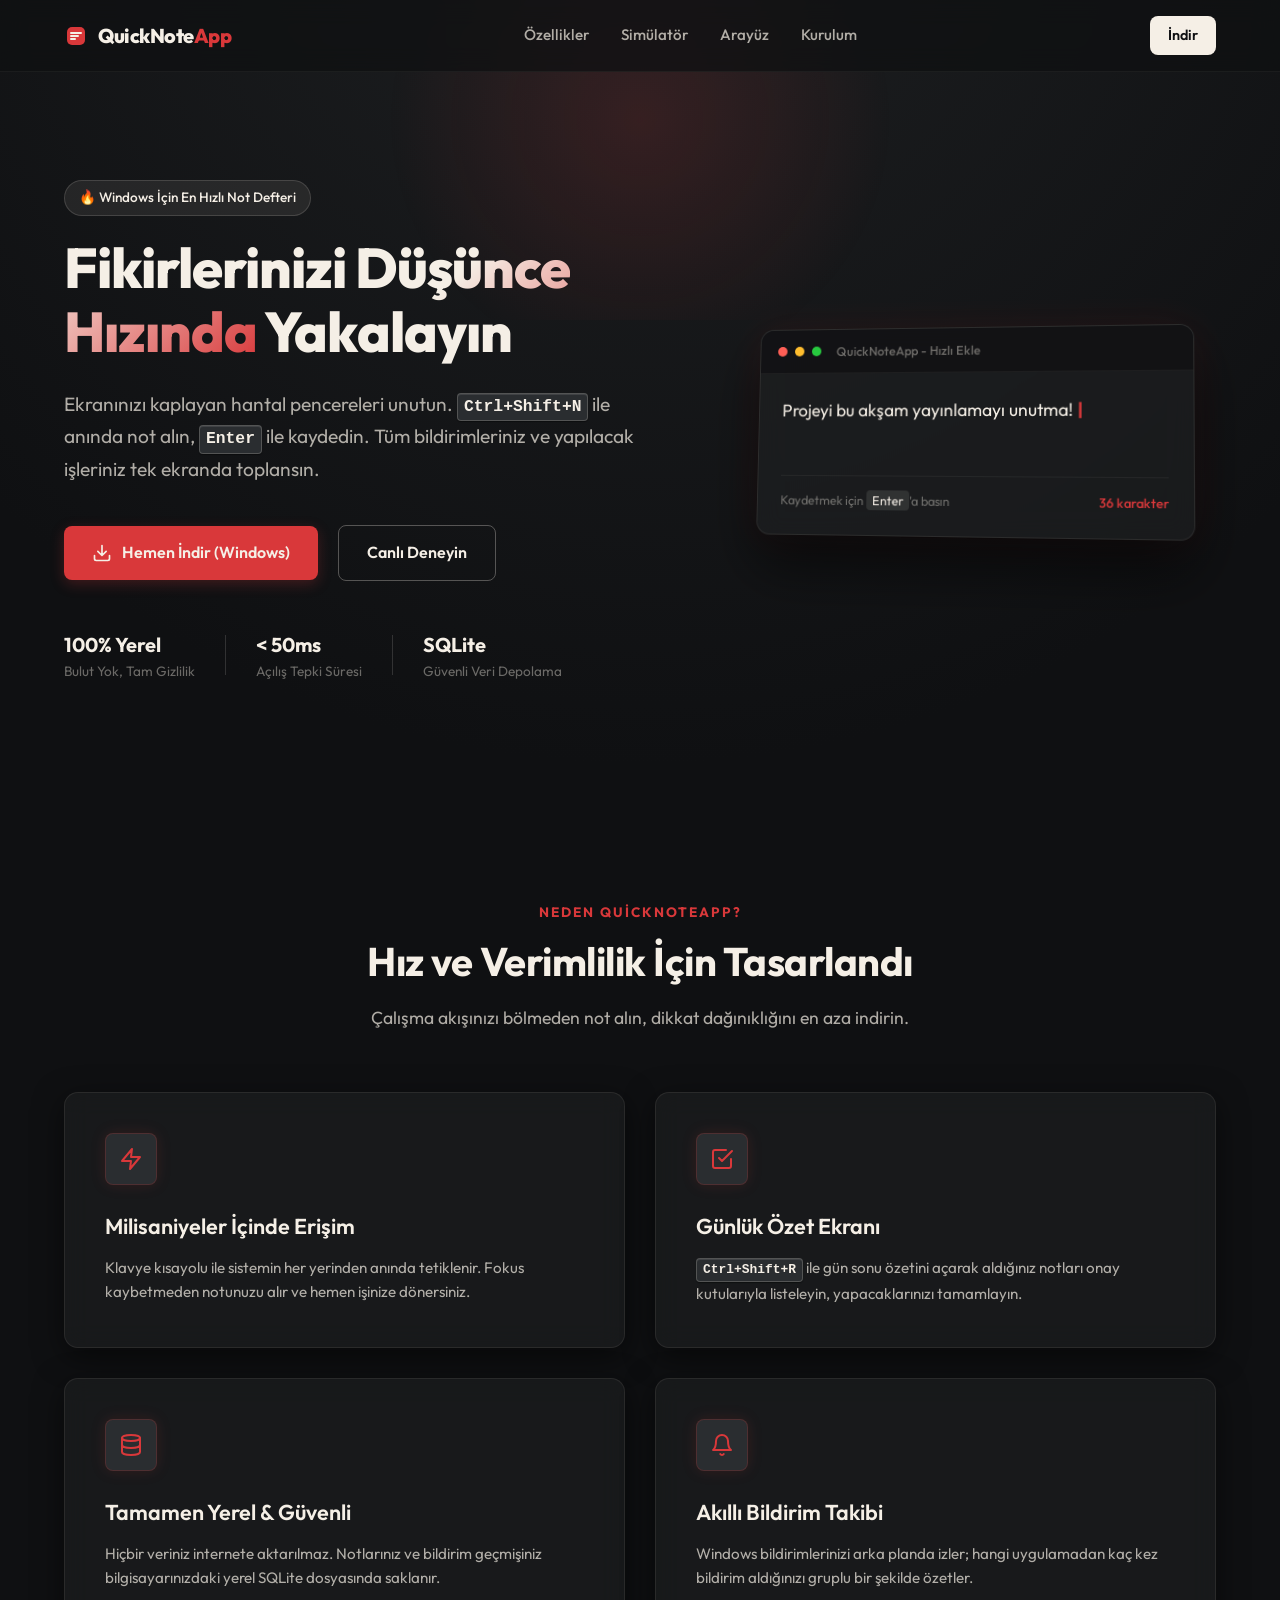
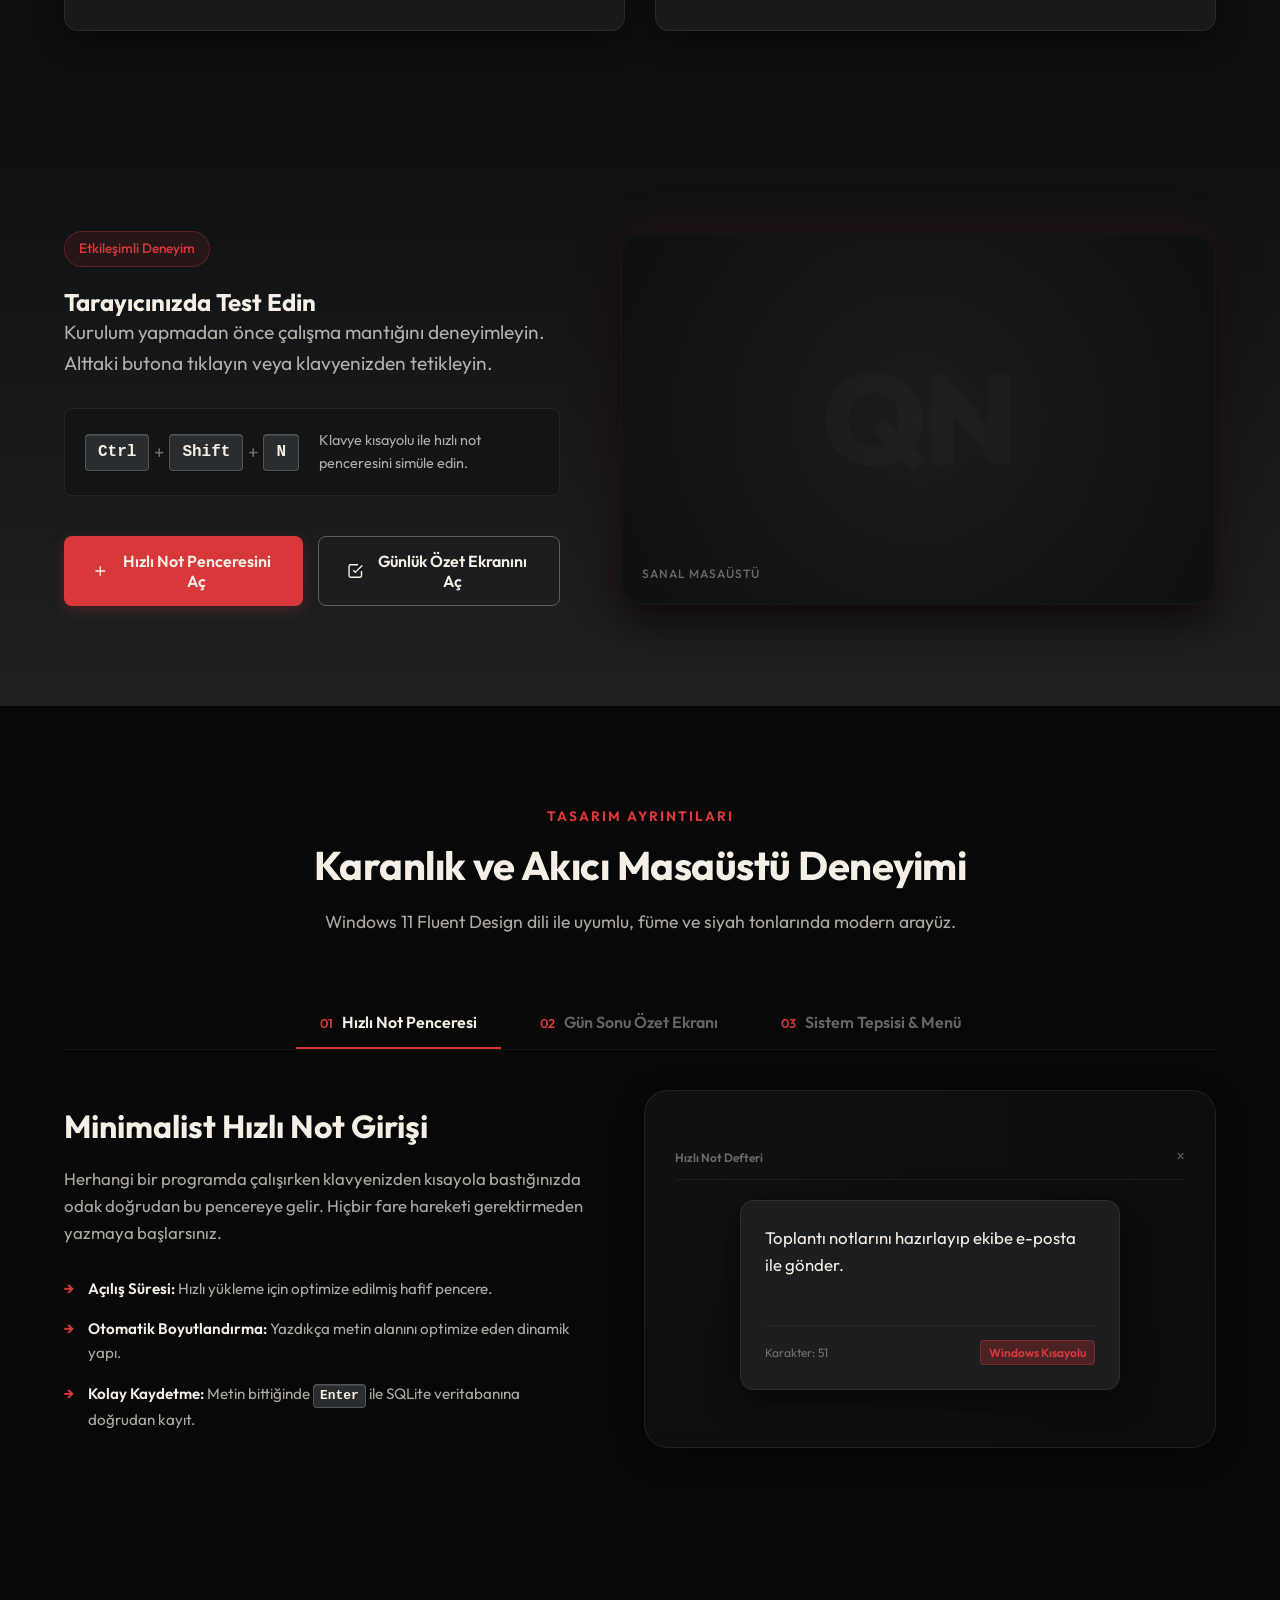
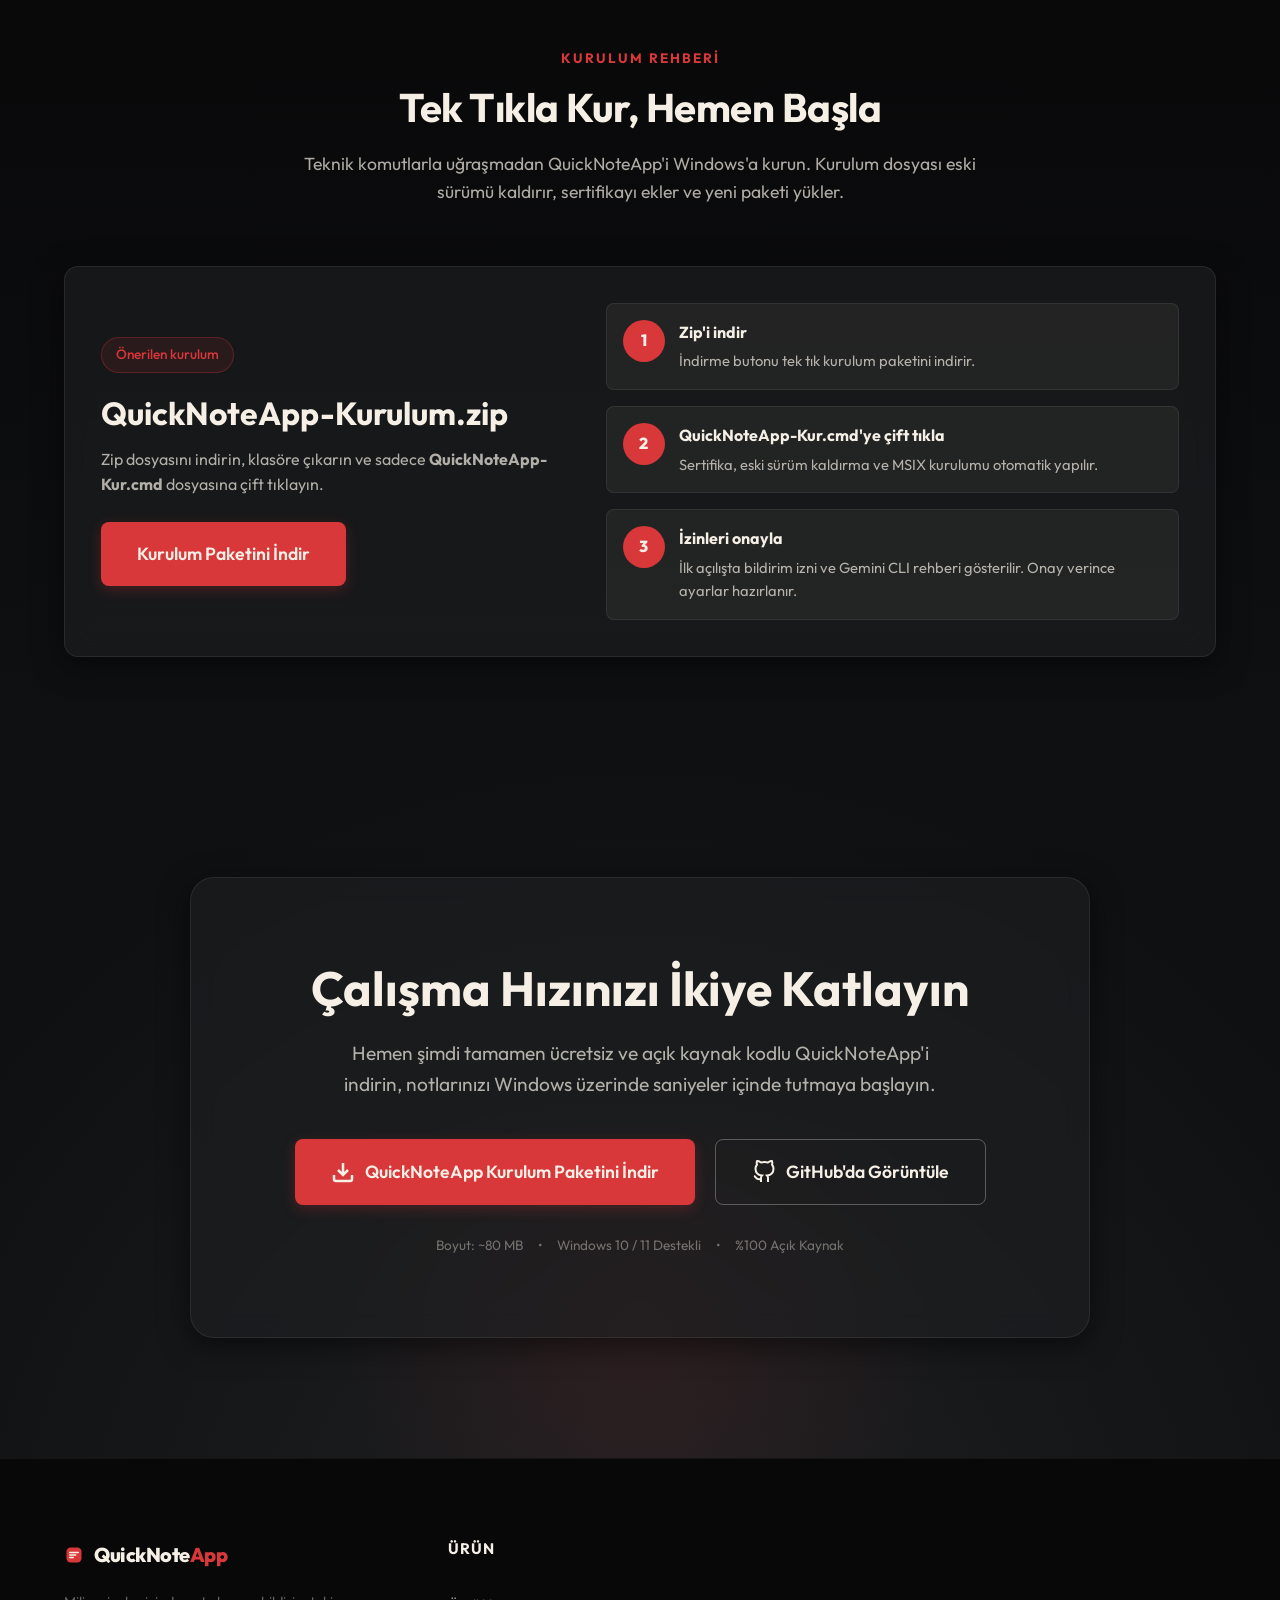
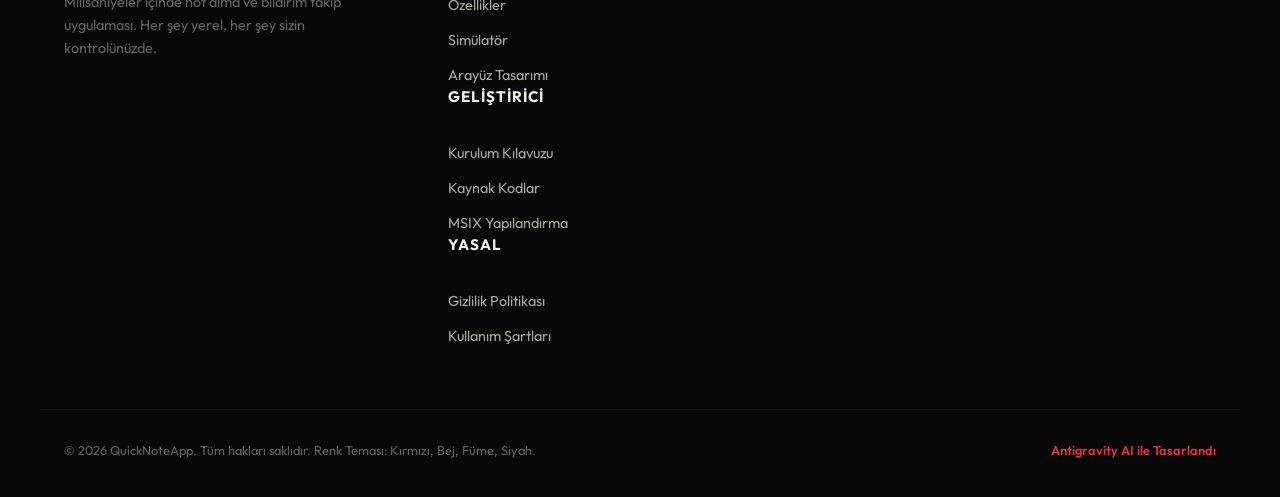
<file: docs/index.html>
<!DOCTYPE html>
<html lang="tr">
<head>
    <meta charset="UTF-8">
    <meta name="viewport" content="width=device-width, initial-scale=1.0">
    <title>QuickNoteApp — Fikirlerinizi Düşünce Hızında Yakalayın</title>
    <meta name="description" content="Windows için ultra hızlı, klavye odaklı not alma ve akıllı bildirim takip uygulaması. Tamamen yerel SQLite veritabanı ile gizliliğiniz güvende.">
    <!-- Google Fonts -->
    <link rel="preconnect" href="https://fonts.googleapis.com">
    <link rel="preconnect" href="https://fonts.gstatic.com" crossorigin>
    <link href="https://fonts.googleapis.com/css2?family=Outfit:wght@300;400;500;600;700;800&family=Plus+Jakarta+Sans:wght@300;400;500;600;700&display=swap" rel="stylesheet">
    <!-- Main Style Sheet -->
    <link rel="stylesheet" href="styles.css">
</head>
<body>

    <!-- Header Navigation -->
    <header class="app-header">
        <div class="container header-container">
            <a href="#" class="logo" id="header-logo">
                <svg width="24" height="24" viewBox="0 0 24 24" fill="none" xmlns="http://www.w3.org/2000/svg">
                    <rect x="3" y="3" width="18" height="18" rx="5" fill="#D9383A" />
                    <path d="M7 9H17M7 12H14M7 15H11" stroke="#F5EFE6" stroke-width="2" stroke-linecap="round"/>
                </svg>
                <span>QuickNote<span class="text-accent">App</span></span>
            </a>
            <nav class="main-nav" id="main-navigation">
                <a href="#ozellikler">Özellikler</a>
                <a href="#simulator">Simülatör</a>
                <a href="#arayuz">Arayüz</a>
                <a href="#kurulum">Kurulum</a>
            </nav>
            <div class="header-cta">
                <a href="https://github.com/kibrit74/QuickNoteApp/releases/latest/download/QuickNoteApp-Kurulum.zip" class="btn btn-beige btn-sm" id="btn-header-download">İndir</a>
            </div>
        </div>
    </header>

    <main>
        <!-- Hero Section -->
        <section class="hero-section">
            <div class="hero-bg-glow"></div>
            <div class="container hero-container">
                <div class="hero-content">
                    <span class="badge" id="hero-tag">🔥 Windows İçin En Hızlı Not Defteri</span>
                    <h1 class="hero-title">
                        Fikirlerinizi <span class="text-gradient">Düşünce Hızında</span> Yakalayın
                    </h1>
                    <p class="hero-description">
                        Ekranınızı kaplayan hantal pencereleri unutun. <kbd>Ctrl+Shift+N</kbd> ile anında not alın, <kbd>Enter</kbd> ile kaydedin. Tüm bildirimleriniz ve yapılacak işleriniz tek ekranda toplansın.
                    </p>
                    <div class="hero-actions">
                        <a href="https://github.com/kibrit74/QuickNoteApp/releases/latest/download/QuickNoteApp-Kurulum.zip" class="btn btn-red" id="btn-hero-download">
                            <svg width="20" height="20" viewBox="0 0 24 24" fill="none" stroke="currentColor" stroke-width="2" stroke-linecap="round" stroke-linejoin="round"><path d="M21 15v4a2 2 0 0 1-2 2H5a2 2 0 0 1-2-2v-4M7 10l5 5 5-5M12 15V3"/></svg>
                            Hemen İndir (Windows)
                        </a>
                        <a href="#simulator" class="btn btn-outline" id="btn-hero-try">
                            Canlı Deneyin
                        </a>
                    </div>
                    <div class="hero-stats">
                        <div class="stat-item">
                            <strong>100% Yerel</strong>
                            <span>Bulut Yok, Tam Gizlilik</span>
                        </div>
                        <div class="stat-divider"></div>
                        <div class="stat-item">
                            <strong>&lt; 50ms</strong>
                            <span>Açılış Tepki Süresi</span>
                        </div>
                        <div class="stat-divider"></div>
                        <div class="stat-item">
                            <strong>SQLite</strong>
                            <span>Güvenli Veri Depolama</span>
                        </div>
                    </div>
                </div>

                <!-- Hero Mockup Window -->
                <div class="hero-mockup-wrapper">
                    <div class="hero-mockup-window glass-panel">
                        <div class="window-header">
                            <div class="window-dots">
                                <span class="dot close"></span>
                                <span class="dot minimize"></span>
                                <span class="dot maximize"></span>
                            </div>
                            <div class="window-title">QuickNoteApp - Hızlı Ekle</div>
                        </div>
                        <div class="window-body">
                            <div class="mock-input-area">
                                <span class="mock-cursor-line">Projeyi bu akşam yayınlamayı unutma!</span>
                                <span class="cursor-blinker">|</span>
                            </div>
                            <div class="mock-footer">
                                <span class="mock-hotkey-hint">Kaydetmek için <span class="keyboard-badge">Enter</span>'a basın</span>
                                <span class="mock-char-counter">36 karakter</span>
                            </div>
                        </div>
                    </div>
                </div>
            </div>
        </section>

        <!-- Features Grid Section -->
        <section id="ozellikler" class="features-section">
            <div class="container">
                <div class="section-header">
                    <span class="section-subtitle">Neden QuickNoteApp?</span>
                    <h2 class="section-title">Hız ve Verimlilik İçin Tasarlandı</h2>
                    <p class="section-description">Çalışma akışınızı bölmeden not alın, dikkat dağınıklığını en aza indirin.</p>
                </div>

                <div class="features-grid">
                    <!-- Feature Card 1 -->
                    <div class="feature-card glass-panel" id="feature-speed">
                        <div class="feature-icon-wrapper red-glow">
                            <svg width="24" height="24" viewBox="0 0 24 24" fill="none" stroke="currentColor" stroke-width="2" stroke-linecap="round" stroke-linejoin="round"><polygon points="13 2 3 14 12 14 11 22 21 10 12 10 13 2"/></svg>
                        </div>
                        <h3>Milisaniyeler İçinde Erişim</h3>
                        <p>Klavye kısayolu ile sistemin her yerinden anında tetiklenir. Fokus kaybetmeden notunuzu alır ve hemen işinize dönersiniz.</p>
                    </div>

                    <!-- Feature Card 2 -->
                    <div class="feature-card glass-panel" id="feature-review">
                        <div class="feature-icon-wrapper red-glow">
                            <svg width="24" height="24" viewBox="0 0 24 24" fill="none" stroke="currentColor" stroke-width="2" stroke-linecap="round" stroke-linejoin="round"><path d="M9 11l3 3L22 4M21 12v7a2 2 0 0 1-2 2H5a2 2 0 0 1-2-2V5a2 2 0 0 1 2-2h11"/></svg>
                        </div>
                        <h3>Günlük Özet Ekranı</h3>
                        <p><kbd>Ctrl+Shift+R</kbd> ile gün sonu özetini açarak aldığınız notları onay kutularıyla listeleyin, yapacaklarınızı tamamlayın.</p>
                    </div>

                    <!-- Feature Card 3 -->
                    <div class="feature-card glass-panel" id="feature-database">
                        <div class="feature-icon-wrapper red-glow">
                            <svg width="24" height="24" viewBox="0 0 24 24" fill="none" stroke="currentColor" stroke-width="2" stroke-linecap="round" stroke-linejoin="round"><ellipse cx="12" cy="5" rx="9" ry="3"/><path d="M3 5v14c0 1.66 4 3 9 3s9-1.34 9-3V5M3 12c0 1.66 4 3 9 3s9-1.34 9-3"/></svg>
                        </div>
                        <h3>Tamamen Yerel & Güvenli</h3>
                        <p>Hiçbir veriniz internete aktarılmaz. Notlarınız ve bildirim geçmişiniz bilgisayarınızdaki yerel SQLite dosyasında saklanır.</p>
                    </div>

                    <!-- Feature Card 4 -->
                    <div class="feature-card glass-panel" id="feature-notifications">
                        <div class="feature-icon-wrapper red-glow">
                            <svg width="24" height="24" viewBox="0 0 24 24" fill="none" stroke="currentColor" stroke-width="2" stroke-linecap="round" stroke-linejoin="round"><path d="M18 8A6 6 0 0 0 6 8c0 7-3 9-3 9h18s-3-2-3-9M13.73 21a2 2 0 0 1-3.46 0"/></svg>
                        </div>
                        <h3>Akıllı Bildirim Takibi</h3>
                        <p>Windows bildirimlerinizi arka planda izler; hangi uygulamadan kaç kez bildirim aldığınızı gruplu bir şekilde özetler.</p>
                    </div>
                </div>
            </div>
        </section>

        <!-- Interactive Simulator Section -->
        <section id="simulator" class="simulator-section">
            <div class="container">
                <div class="simulator-layout">
                    <div class="simulator-info">
                        <span class="badge red-badge" id="sim-badge">Etkileşimli Deneyim</span>
                        <h2>Tarayıcınızda Test Edin</h2>
                        <p class="lead-text">Kurulum yapmadan önce çalışma mantığını deneyimleyin. Alttaki butona tıklayın veya klavyenizden tetikleyin.</p>
                        
                        <div class="instruction-box">
                            <div class="shortcut-tip">
                                <span class="hotkey-btn"><kbd>Ctrl</kbd></span> + 
                                <span class="hotkey-btn"><kbd>Shift</kbd></span> + 
                                <span class="hotkey-btn"><kbd>N</kbd></span>
                            </div>
                            <p>Klavye kısayolu ile hızlı not penceresini simüle edin.</p>
                        </div>

                        <div class="sim-actions-wrapper">
                            <button class="btn btn-red btn-pulse" id="btn-trigger-note-sim">
                                <svg width="18" height="18" viewBox="0 0 24 24" fill="none" stroke="currentColor" stroke-width="2"><path d="M12 5v14M5 12h14"/></svg>
                                Hızlı Not Penceresini Aç
                            </button>
                            <button class="btn btn-outline" id="btn-trigger-review-sim">
                                <svg width="18" height="18" viewBox="0 0 24 24" fill="none" stroke="currentColor" stroke-width="2"><path d="M9 11l3 3L22 4M21 12v7a2 2 0 0 1-2 2H5a2 2 0 0 1-2-2V5a2 2 0 0 1 2-2h11"/></svg>
                                Günlük Özet Ekranını Aç
                            </button>
                        </div>
                    </div>

                    <!-- Virtual Desktop Container -->
                    <div class="virtual-desktop glass-panel" id="desktop-canvas">
                        <div class="desktop-wallpaper">
                            <!-- Grid lines or shapes -->
                            <div class="wallpaper-logo">QN</div>
                            <span class="wallpaper-tip">Sanal Masaüstü</span>
                        </div>

                        <!-- Simulated Quick Note Popup Window (initially hidden or active on click) -->
                        <div class="sim-window note-window" id="sim-note-popup">
                            <div class="sim-window-header">
                                <div class="sim-window-dots">
                                    <span class="sim-dot-close" id="close-note-popup"></span>
                                </div>
                                <span class="sim-window-title">Hızlı Not Al</span>
                            </div>
                            <div class="sim-window-body">
                                <textarea id="sim-note-input" placeholder="Hızlıca bir not yazın ve Enter'a basın..." maxlength="150"></textarea>
                                <div class="sim-window-footer">
                                    <span class="sim-tip">Kaydetmek için <kbd>Enter</kbd></span>
                                    <span class="sim-counter" id="sim-char-counter">0 / 150</span>
                                </div>
                            </div>
                        </div>

                        <!-- Simulated Daily Review Window (initially hidden) -->
                        <div class="sim-window review-window" id="sim-review-popup">
                            <div class="sim-window-header">
                                <div class="sim-window-dots">
                                    <span class="sim-dot-close" id="close-review-popup"></span>
                                </div>
                                <span class="sim-window-title">Gün Sonu Özet Ekranı</span>
                            </div>
                            <div class="sim-window-body">
                                <div class="review-tabs">
                                    <button class="review-tab active" id="tab-notes">Notlarım (<span id="notes-count">2</span>)</button>
                                    <button class="review-tab" id="tab-notifications">Bildirimler (<span id="notifs-count">3</span>)</button>
                                </div>
                                
                                <div class="review-tab-content active" id="content-notes">
                                    <p class="tab-desc">Bugün aldığınız notlar. Tamamladıklarınızı işaretleyin:</p>
                                    <ul class="sim-notes-list" id="sim-notes-ul">
                                        <li>
                                            <label class="checkbox-container">
                                                <input type="checkbox" checked>
                                                <span class="checkmark"></span>
                                                <span class="note-text">DatabaseService SQLite ayarlarını kontrol et.</span>
                                            </label>
                                        </li>
                                        <li>
                                            <label class="checkbox-container">
                                                <input type="checkbox">
                                                <span class="checkmark"></span>
                                                <span class="note-text">UI renk paletini güncelle (kırmızı, bej, füme, siyah).</span>
                                            </label>
                                        </li>
                                    </ul>
                                </div>

                                <div class="review-tab-content" id="content-notifications">
                                    <p class="tab-desc">Bugün gelen bildirimlerin uygulama bazlı dağılımı:</p>
                                    <div class="sim-notification-list">
                                        <div class="sim-notif-item">
                                            <div class="app-info">
                                                <span class="app-icon whatsapp">W</span>
                                                <span class="app-name">WhatsApp</span>
                                            </div>
                                            <span class="notif-badge">14 Bildirim</span>
                                        </div>
                                        <div class="sim-notif-item">
                                            <div class="app-info">
                                                <span class="app-icon outlook">O</span>
                                                <span class="app-name">Outlook</span>
                                            </div>
                                            <span class="notif-badge">5 Bildirim</span>
                                        </div>
                                        <div class="sim-notif-item">
                                            <div class="app-info">
                                                <span class="app-icon github">G</span>
                                                <span class="app-name">GitHub Desktop</span>
                                            </div>
                                            <span class="notif-badge">2 Bildirim</span>
                                        </div>
                                    </div>
                                </div>
                            </div>
                        </div>

                        <!-- System Tray Toast Simulator -->
                        <div class="sim-toast" id="sim-toast-alert">
                            <div class="toast-icon font-success">✓</div>
                            <div class="toast-body">
                                <h4>Not Kaydedildi</h4>
                                <p id="toast-note-text">Not başarıyla yerel SQLite tabanına eklendi.</p>
                            </div>
                        </div>
                    </div>
                </div>
            </div>
        </section>

        <!-- Layout Gallery & UI Detail Section -->
        <section id="arayuz" class="gallery-section">
            <div class="container">
                <div class="section-header">
                    <span class="section-subtitle">Tasarım Ayrıntıları</span>
                    <h2 class="section-title">Karanlık ve Akıcı Masaüstü Deneyimi</h2>
                    <p class="section-description">Windows 11 Fluent Design dili ile uyumlu, füme ve siyah tonlarında modern arayüz.</p>
                </div>

                <!-- Tabbed UI Previews -->
                <div class="gallery-tabs-wrapper">
                    <div class="gallery-tabs-nav">
                        <button class="gallery-tab-btn active" data-target="gallery-note">
                            <span>01</span> Hızlı Not Penceresi
                        </button>
                        <button class="gallery-tab-btn" data-target="gallery-review">
                            <span>02</span> Gün Sonu Özet Ekranı
                        </button>
                        <button class="gallery-tab-btn" data-target="gallery-tray">
                            <span>03</span> Sistem Tepsisi &amp; Menü
                        </button>
                    </div>

                    <div class="gallery-contents">
                        <!-- Slide 1 -->
                        <div class="gallery-content-slide active" id="gallery-note">
                            <div class="gallery-grid">
                                <div class="gallery-text">
                                    <h3>Minimalist Hızlı Not Girişi</h3>
                                    <p>Herhangi bir programda çalışırken klavyenizden kısayola bastığınızda odak doğrudan bu pencereye gelir. Hiçbir fare hareketi gerektirmeden yazmaya başlarsınız.</p>
                                    <ul class="detail-list">
                                        <li><span>Açılış Süresi:</span> Hızlı yükleme için optimize edilmiş hafif pencere.</li>
                                        <li><span>Otomatik Boyutlandırma:</span> Yazdıkça metin alanını optimize eden dinamik yapı.</li>
                                        <li><span>Kolay Kaydetme:</span> Metin bittiğinde <kbd>Enter</kbd> ile SQLite veritabanına doğrudan kayıt.</li>
                                    </ul>
                                </div>
                                <div class="gallery-image-panel glass-panel">
                                    <div class="windows-titlebar">
                                        <span class="bar-title">Hızlı Not Defteri</span>
                                        <div class="bar-controls"><span class="close-x">✕</span></div>
                                    </div>
                                    <div class="inner-mockup note-mock">
                                        <div class="mock-textbox">
                                            <p class="highlighted-text">Toplantı notlarını hazırlayıp ekibe e-posta ile gönder.</p>
                                        </div>
                                        <div class="mock-actions">
                                            <span>Karakter: 51</span>
                                            <span class="badge-accent">Windows Kısayolu</span>
                                        </div>
                                    </div>
                                </div>
                            </div>
                        </div>

                        <!-- Slide 2 -->
                        <div class="gallery-content-slide" id="gallery-review">
                            <div class="gallery-grid">
                                <div class="gallery-text">
                                    <h3>Günlük Check-list ve Bildirim Paneli</h3>
                                    <p>Gün sonunda aldığınız tüm notları tek bir yerde toplayıp sırayla üstünü çizebilirsiniz. Bildirim analizi sayesinde hangi uygulamalardan çok sayıda bildirim geldiğini gözlemleyebilirsiniz.</p>
                                    <ul class="detail-list">
                                        <li><span>Checkbox Kontrolleri:</span> Tamamlanan notları tek tıkla işaretleyin ve silin.</li>
                                        <li><span>Bildirim Sayaçları:</span> Dikkat dağıtan uygulamaları analiz etmek için akıllı sayaçlar.</li>
                                        <li><span>Yedekleme Kolaylığı:</span> SQLite veritabanından çıktı alma imkanı.</li>
                                    </ul>
                                </div>
                                <div class="gallery-image-panel glass-panel">
                                    <div class="windows-titlebar">
                                        <span class="bar-title">Gün Sonu Özet Ekranı</span>
                                        <div class="bar-controls"><span class="close-x">✕</span></div>
                                    </div>
                                    <div class="inner-mockup review-mock">
                                        <div class="mock-review-header">
                                            <h4>Bugün Neler Yaptın?</h4>
                                            <span>4 Temmuz 2026</span>
                                        </div>
                                        <div class="mock-list-items">
                                            <div class="mock-list-item checked">
                                                <span class="mock-box">✓</span>
                                                <span class="mock-text-strike">Mail kutusunu temizle</span>
                                            </div>
                                            <div class="mock-list-item">
                                                <span class="mock-box"></span>
                                                <span>Fatura ödemelerini kontrol et</span>
                                            </div>
                                            <div class="mock-list-item">
                                                <span class="mock-box"></span>
                                                <span>Haftalık raporu tamamla</span>
                                            </div>
                                        </div>
                                    </div>
                                </div>
                            </div>
                        </div>

                        <!-- Slide 3 -->
                        <div class="gallery-content-slide" id="gallery-tray">
                            <div class="gallery-grid">
                                <div class="gallery-text">
                                    <h3>Sistem Tepsisinde Sessiz Çalışma</h3>
                                    <p>QuickNoteApp arka planda son derece az RAM tüketecek şekilde (.NET 8 Native AOT optimizasyonu ile) sessizce çalışır. Sağ tıklayarak ayarları yönetebilir ve geçmişe erişebilirsiniz.</p>
                                    <ul class="detail-list">
                                        <li><span>Ram Dostu:</span> Sistem tepsisinde çalışırken 15 MB'tan az bellek kullanımı.</li>
                                        <li><span>Hızlı Erişim Menüsü:</span> Sağ tık ile hızlı ayarlara, yardım sayfasına veya veritabanı klasörüne erişim.</li>
                                        <li><span>Kolay Kapatma:</span> Tek tıkla uygulamayı askıya alma veya sonlandırma seçeneği.</li>
                                    </ul>
                                </div>
                                <div class="gallery-image-panel glass-panel">
                                    <div class="tray-menu-mockup">
                                        <div class="tray-header">
                                            <span class="tray-logo">QN</span>
                                            <span>QuickNoteApp v1.0.0</span>
                                        </div>
                                        <div class="tray-menu-items">
                                            <div class="tray-item"><span>Not Giriş Ekranını Aç</span><kbd>Ctrl+Shift+N</kbd></div>
                                            <div class="tray-item"><span>Günlük İnceleme Ekranı</span><kbd>Ctrl+Shift+R</kbd></div>
                                            <div class="tray-divider"></div>
                                            <div class="tray-item"><span>Veritabanı Klasörünü Aç</span></div>
                                            <div class="tray-item"><span>Ayarlar &amp; Bildirim İzinleri</span></div>
                                            <div class="tray-divider"></div>
                                            <div class="tray-item quit"><span>Uygulamadan Çık</span></div>
                                        </div>
                                    </div>
                                </div>
                            </div>
                        </div>
                    </div>
                </div>
            </div>
        </section>

        <!-- Setup & Technical Details (MSIX info) -->
        <section id="kurulum" class="technical-section">
            <div class="container">
                <div class="section-header">
                    <span class="section-subtitle">Kurulum Rehberi</span>
                    <h2 class="section-title">Tek Tıkla Kur, Hemen Başla</h2>
                    <p class="section-description">Teknik komutlarla uğraşmadan QuickNoteApp'i Windows'a kurun. Kurulum dosyası eski sürümü kaldırır, sertifikayı ekler ve yeni paketi yükler.</p>
                </div>

                <div class="install-guide glass-panel">
                    <div class="install-guide-main">
                        <span class="badge red-badge">Önerilen kurulum</span>
                        <h3>QuickNoteApp-Kurulum.zip</h3>
                        <p>Zip dosyasını indirin, klasöre çıkarın ve sadece <strong>QuickNoteApp-Kur.cmd</strong> dosyasına çift tıklayın.</p>
                        <a href="https://github.com/kibrit74/QuickNoteApp/releases/latest/download/QuickNoteApp-Kurulum.zip" class="btn btn-red btn-lg">
                            Kurulum Paketini İndir
                        </a>
                    </div>
                    <div class="install-steps">
                        <div class="install-step">
                            <span>1</span>
                            <div>
                                <strong>Zip'i indir</strong>
                                <p>İndirme butonu tek tık kurulum paketini indirir.</p>
                            </div>
                        </div>
                        <div class="install-step">
                            <span>2</span>
                            <div>
                                <strong>QuickNoteApp-Kur.cmd'ye çift tıkla</strong>
                                <p>Sertifika, eski sürüm kaldırma ve MSIX kurulumu otomatik yapılır.</p>
                            </div>
                        </div>
                        <div class="install-step">
                            <span>3</span>
                            <div>
                                <strong>İzinleri onayla</strong>
                                <p>İlk açılışta bildirim izni ve Gemini CLI rehberi gösterilir. Onay verince ayarlar hazırlanır.</p>
                            </div>
                        </div>
                    </div>
                </div>
            </div>
        </section>

        <!-- Final CTA / Download Section -->
        <section id="indir" class="download-section">
            <div class="download-bg-glow"></div>
            <div class="container">
                <div class="download-box glass-panel">
                    <h2>Çalışma Hızınızı İkiye Katlayın</h2>
                    <p>Hemen şimdi tamamen ücretsiz ve açık kaynak kodlu QuickNoteApp'i indirin, notlarınızı Windows üzerinde saniyeler içinde tutmaya başlayın.</p>
                    
                    <div class="download-buttons">
                        <a href="https://github.com/kibrit74/QuickNoteApp/releases/latest/download/QuickNoteApp-Kurulum.zip" class="btn btn-red btn-lg" id="btn-footer-download-main">
                            <svg width="24" height="24" viewBox="0 0 24 24" fill="none" stroke="currentColor" stroke-width="2.5"><path d="M21 15v4a2 2 0 0 1-2 2H5a2 2 0 0 1-2-2v-4M7 10l5 5 5-5M12 15V3"/></svg>
                            QuickNoteApp Kurulum Paketini İndir
                        </a>
                        <a href="https://github.com/kibrit74/QuickNoteApp" target="_blank" rel="noopener noreferrer" class="btn btn-outline btn-lg" id="btn-footer-github">
                            <svg width="24" height="24" viewBox="0 0 24 24" fill="none" stroke="currentColor" stroke-width="2"><path d="M9 19c-5 1.5-5-2.5-7-3m14 6v-3.87a3.37 3.37 0 0 0-.94-2.61c3.14-.35 6.44-1.54 6.44-7A5.44 5.44 0 0 0 20 4.77 5.07 5.07 0 0 0 19.91 1S18.73.65 16 2.48a13.38 13.38 0 0 0-7 0C6.27.65 5.09 1 5.09 1A5.07 5.07 0 0 0 5 4.77a5.44 5.44 0 0 0-1.5 3.78c0 5.42 3.3 6.61 6.44 7A3.37 3.37 0 0 0 9 18.13V22"/></svg>
                            GitHub'da Görüntüle
                        </a>
                    </div>

                    <div class="download-meta">
                        <span>Boyut: ~80 MB</span>
                        <span>•</span>
                        <span>Windows 10 / 11 Destekli</span>
                        <span>•</span>
                        <span>%100 Açık Kaynak</span>
                    </div>
                </div>
            </div>
        </section>
    </main>

    <!-- Footer -->
    <footer class="app-footer">
        <div class="container footer-container">
            <div class="footer-left">
                <div class="logo">
                    <svg width="20" height="20" viewBox="0 0 24 24" fill="none" xmlns="http://www.w3.org/2000/svg">
                        <rect x="3" y="3" width="18" height="18" rx="5" fill="#D9383A" />
                        <path d="M7 9H17M7 12H14M7 15H11" stroke="#F5EFE6" stroke-width="2" stroke-linecap="round"/>
                    </svg>
                    <span>QuickNote<span class="text-accent">App</span></span>
                </div>
                <p>Milisaniyeler içinde not alma ve bildirim takip uygulaması. Her şey yerel, her şey sizin kontrolünüzde.</p>
            </div>
            
            <div class="footer-links">
                <div class="link-group">
                    <h4>Ürün</h4>
                    <a href="#ozellikler">Özellikler</a>
                    <a href="#simulator">Simülatör</a>
                    <a href="#arayuz">Arayüz Tasarımı</a>
                </div>
                <div class="link-group">
                    <h4>Geliştirici</h4>
                    <a href="#kurulum">Kurulum Kılavuzu</a>
                    <a href="https://github.com/kibrit74/QuickNoteApp" target="_blank" rel="noopener noreferrer">Kaynak Kodlar</a>
                    <a href="#kurulum">MSIX Yapılandırma</a>
                </div>
                <div class="link-group">
                    <h4>Yasal</h4>
                    <a href="#">Gizlilik Politikası</a>
                    <a href="#">Kullanım Şartları</a>
                </div>
            </div>
        </div>
        <div class="container footer-bottom">
            <p>&copy; 2026 QuickNoteApp. Tüm hakları saklıdır. Renk Teması: Kırmızı, Bej, Füme, Siyah.</p>
            <p class="designer-tag">Antigravity AI ile Tasarlandı</p>
        </div>
    </footer>

    <!-- App JavaScript -->
    <script src="app.js"></script>
</body>
</html>
</file>
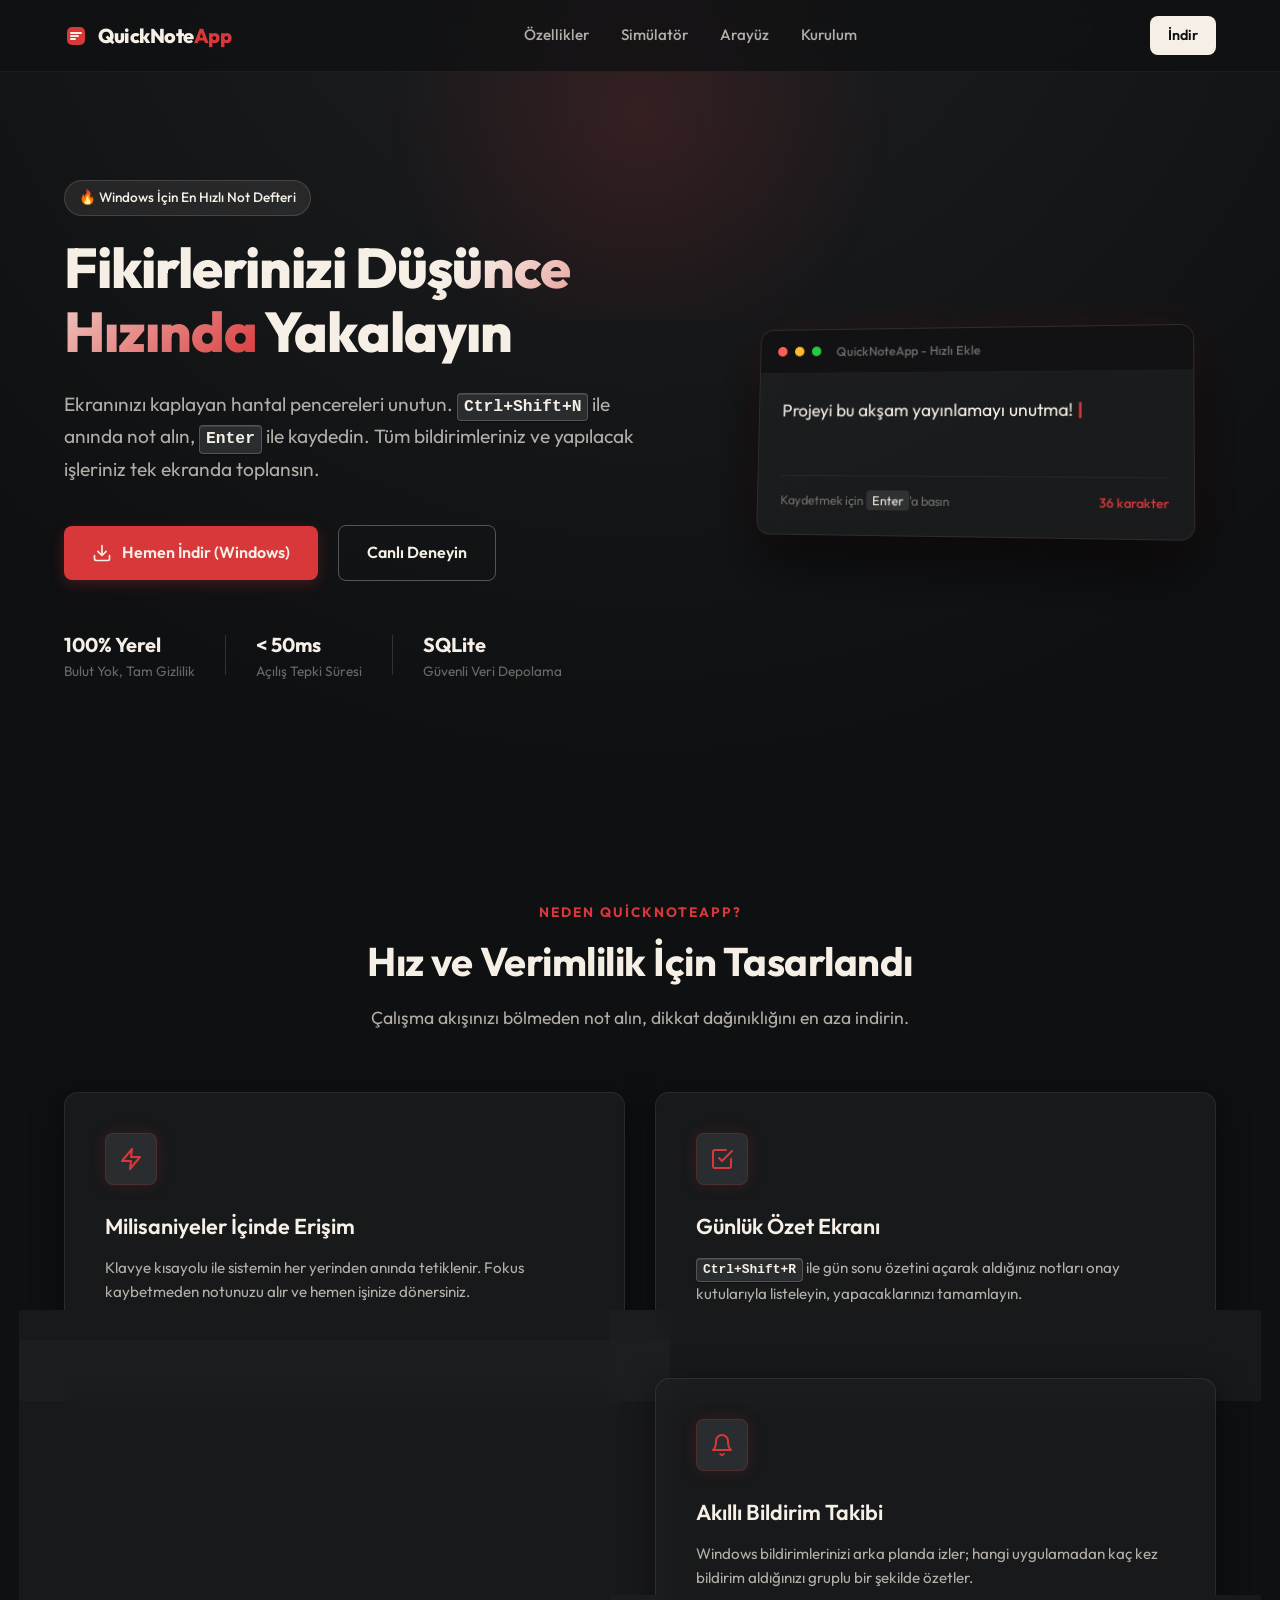
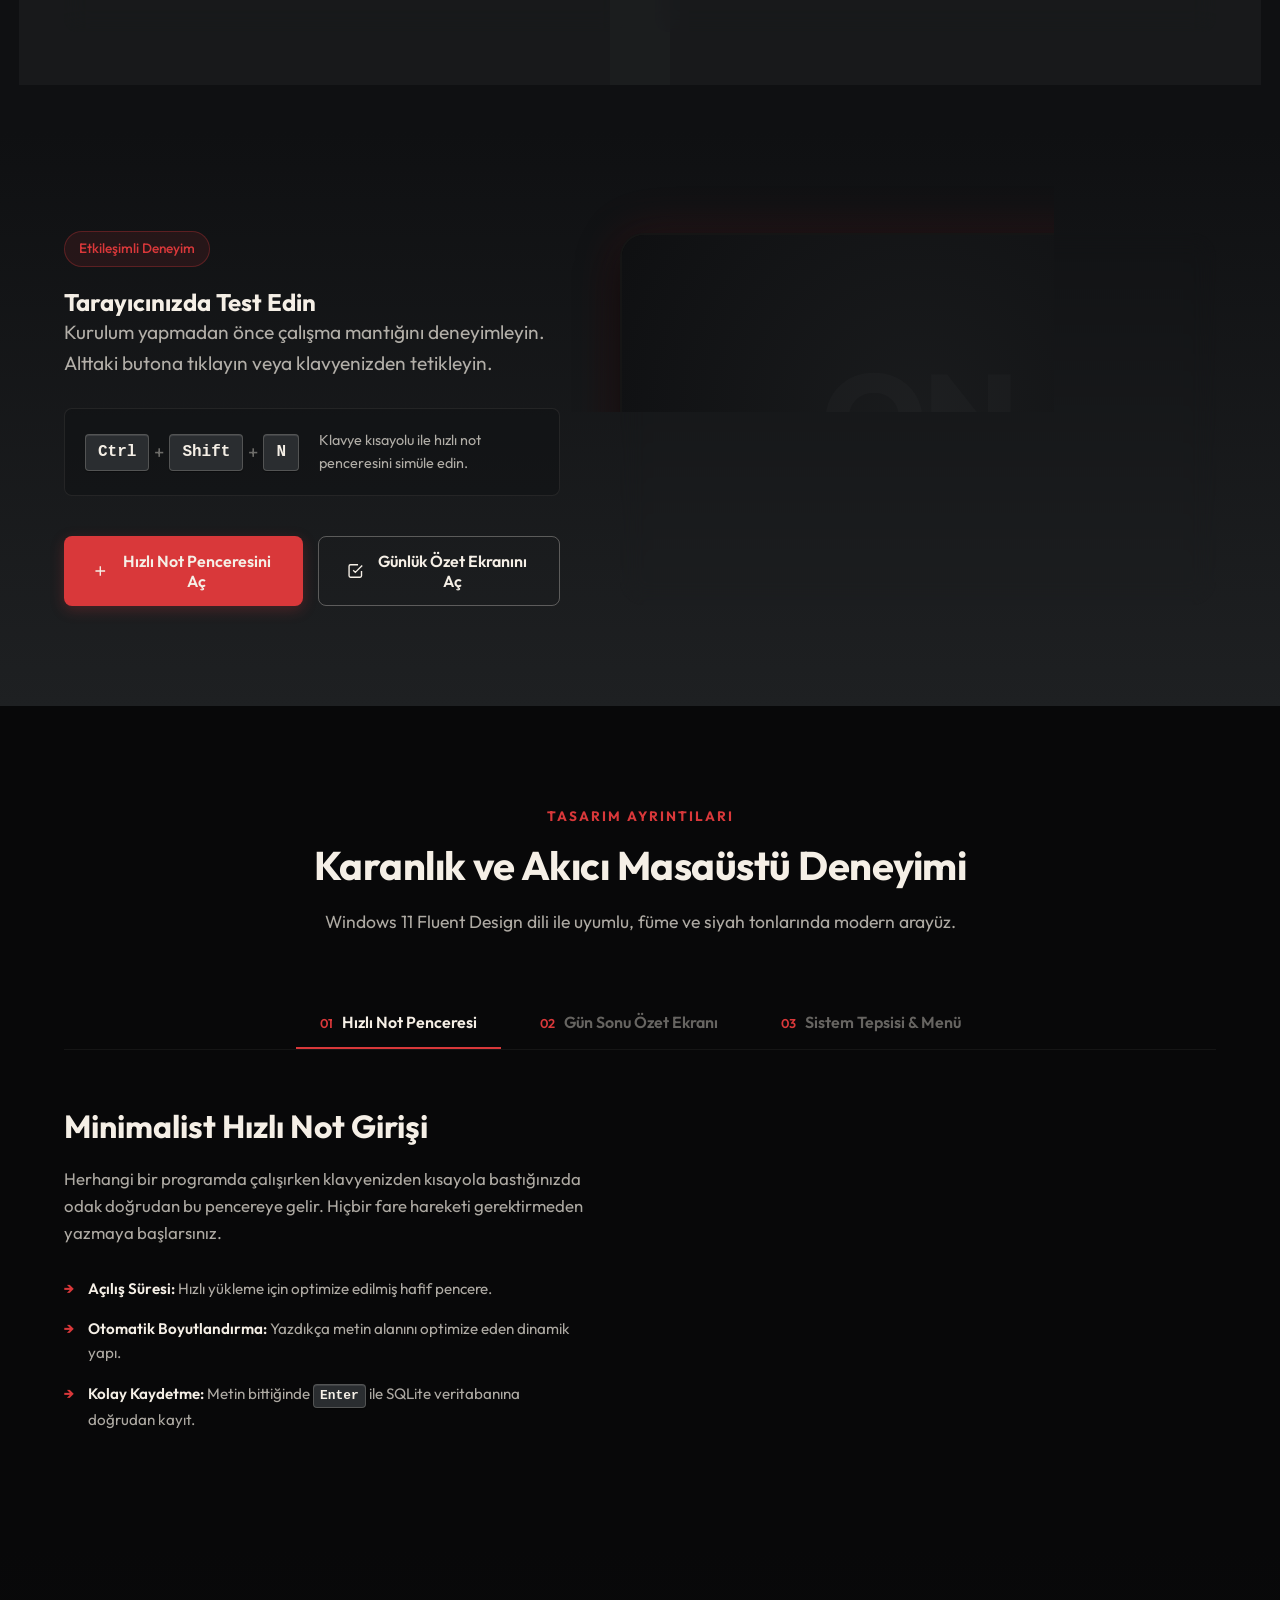
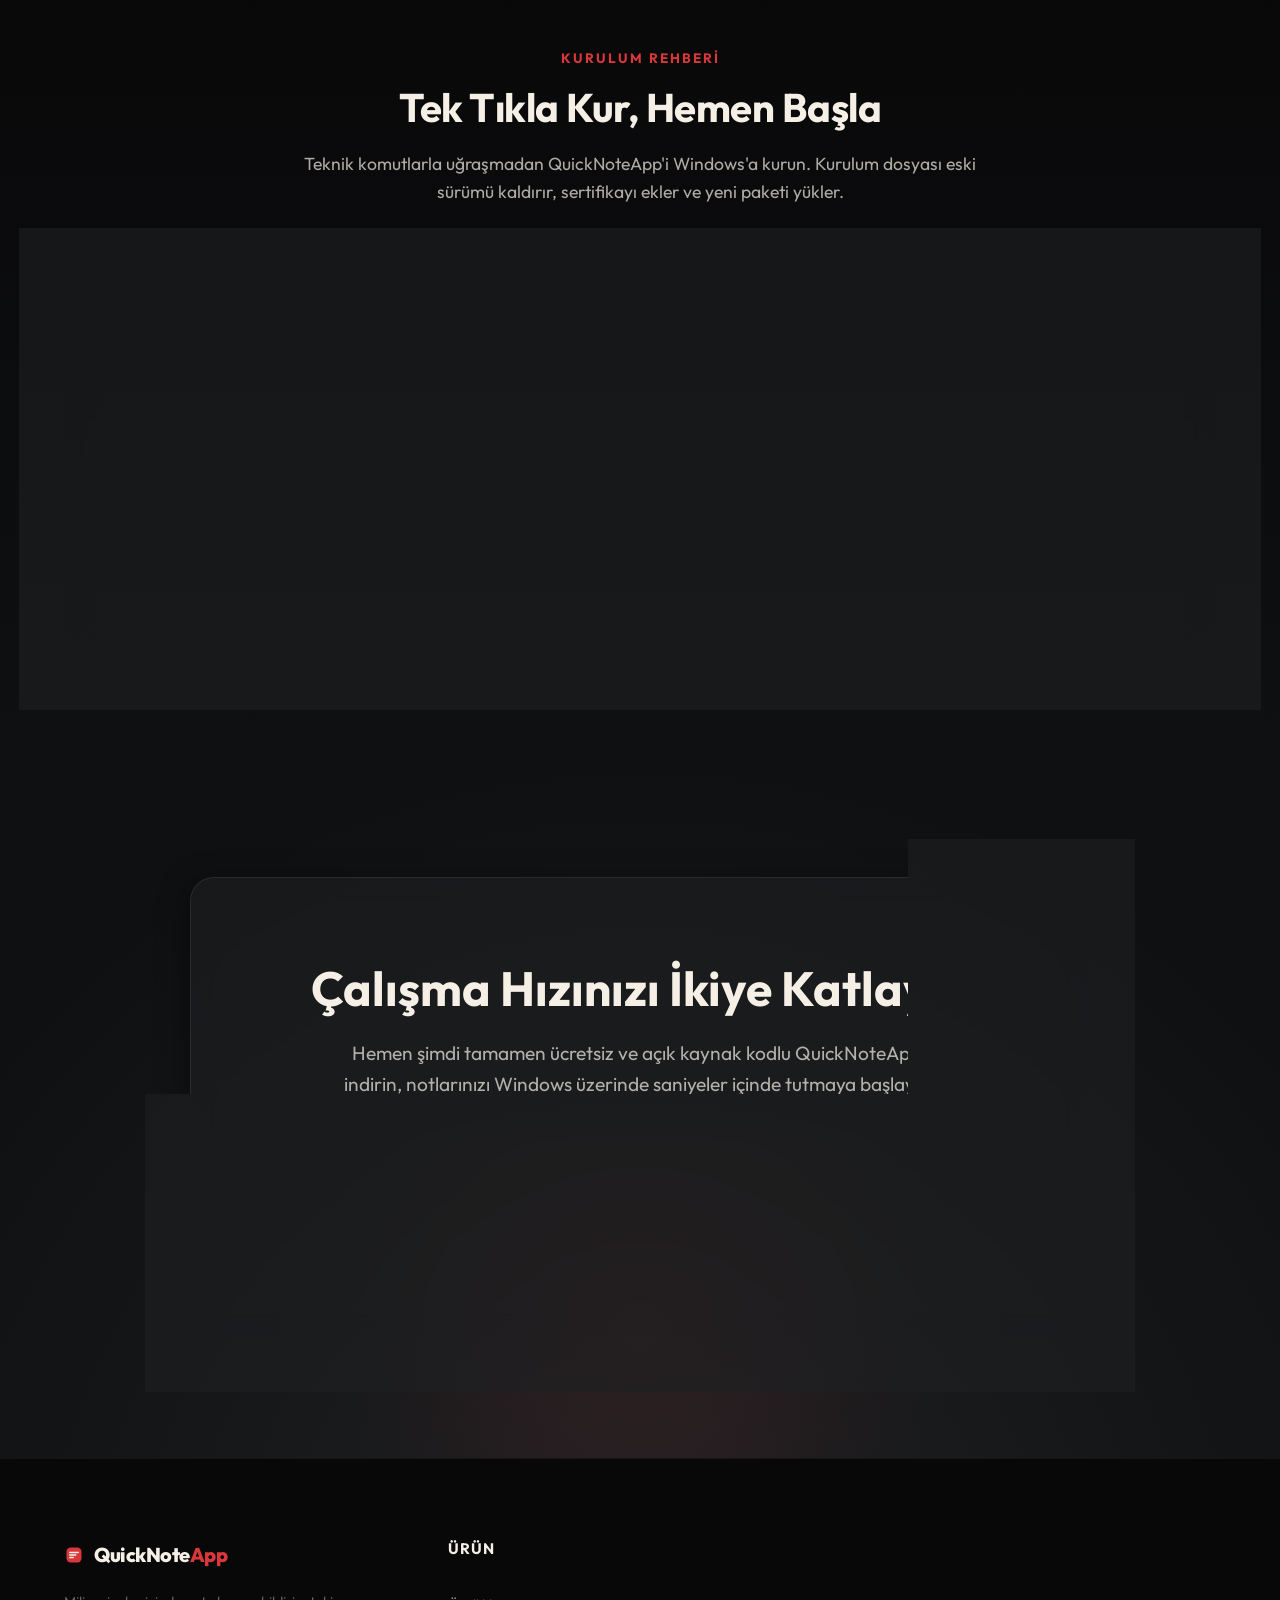
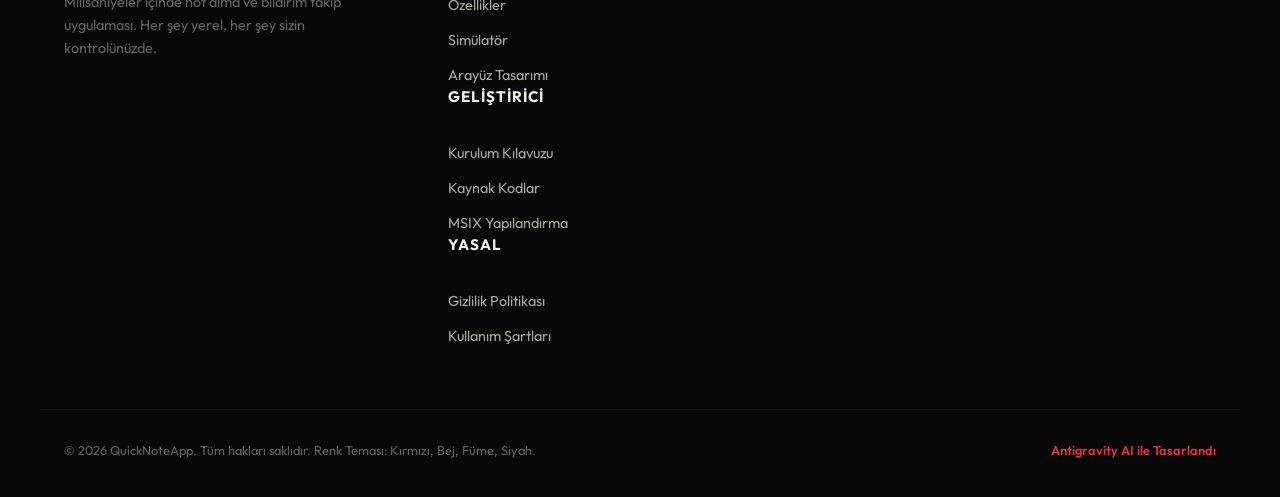
<file: LandingPage/index.html>
<!DOCTYPE html>
<html lang="tr">
<head>
    <meta charset="UTF-8">
    <meta name="viewport" content="width=device-width, initial-scale=1.0">
    <title>QuickNoteApp — Fikirlerinizi Düşünce Hızında Yakalayın</title>
    <meta name="description" content="Windows için ultra hızlı, klavye odaklı not alma ve akıllı bildirim takip uygulaması. Tamamen yerel SQLite veritabanı ile gizliliğiniz güvende.">
    <!-- Google Fonts -->
    <link rel="preconnect" href="https://fonts.googleapis.com">
    <link rel="preconnect" href="https://fonts.gstatic.com" crossorigin>
    <link href="https://fonts.googleapis.com/css2?family=Outfit:wght@300;400;500;600;700;800&family=Plus+Jakarta+Sans:wght@300;400;500;600;700&display=swap" rel="stylesheet">
    <!-- Main Style Sheet -->
    <link rel="stylesheet" href="styles.css">
</head>
<body>

    <!-- Header Navigation -->
    <header class="app-header">
        <div class="container header-container">
            <a href="#" class="logo" id="header-logo">
                <svg width="24" height="24" viewBox="0 0 24 24" fill="none" xmlns="http://www.w3.org/2000/svg">
                    <rect x="3" y="3" width="18" height="18" rx="5" fill="#D9383A" />
                    <path d="M7 9H17M7 12H14M7 15H11" stroke="#F5EFE6" stroke-width="2" stroke-linecap="round"/>
                </svg>
                <span>QuickNote<span class="text-accent">App</span></span>
            </a>
            <nav class="main-nav" id="main-navigation">
                <a href="#ozellikler">Özellikler</a>
                <a href="#simulator">Simülatör</a>
                <a href="#arayuz">Arayüz</a>
                <a href="#kurulum">Kurulum</a>
            </nav>
            <div class="header-cta">
                <a href="#indir" class="btn btn-beige btn-sm" id="btn-header-download">İndir</a>
            </div>
        </div>
    </header>

    <main>
        <!-- Hero Section -->
        <section class="hero-section">
            <div class="hero-bg-glow"></div>
            <div class="container hero-container">
                <div class="hero-content">
                    <span class="badge" id="hero-tag">🔥 Windows İçin En Hızlı Not Defteri</span>
                    <h1 class="hero-title">
                        Fikirlerinizi <span class="text-gradient">Düşünce Hızında</span> Yakalayın
                    </h1>
                    <p class="hero-description">
                        Ekranınızı kaplayan hantal pencereleri unutun. <kbd>Ctrl+Shift+N</kbd> ile anında not alın, <kbd>Enter</kbd> ile kaydedin. Tüm bildirimleriniz ve yapılacak işleriniz tek ekranda toplansın.
                    </p>
                    <div class="hero-actions">
                        <a href="https://github.com/kibrit74/QuickNoteApp/releases/latest/download/QuickNoteApp-Kurulum.zip" class="btn btn-red" id="btn-hero-download">
                            <svg width="20" height="20" viewBox="0 0 24 24" fill="none" stroke="currentColor" stroke-width="2" stroke-linecap="round" stroke-linejoin="round"><path d="M21 15v4a2 2 0 0 1-2 2H5a2 2 0 0 1-2-2v-4M7 10l5 5 5-5M12 15V3"/></svg>
                            Hemen İndir (Windows)
                        </a>
                        <a href="#simulator" class="btn btn-outline" id="btn-hero-try">
                            Canlı Deneyin
                        </a>
                    </div>
                    <div class="hero-stats">
                        <div class="stat-item">
                            <strong>100% Yerel</strong>
                            <span>Bulut Yok, Tam Gizlilik</span>
                        </div>
                        <div class="stat-divider"></div>
                        <div class="stat-item">
                            <strong>&lt; 50ms</strong>
                            <span>Açılış Tepki Süresi</span>
                        </div>
                        <div class="stat-divider"></div>
                        <div class="stat-item">
                            <strong>SQLite</strong>
                            <span>Güvenli Veri Depolama</span>
                        </div>
                    </div>
                </div>

                <!-- Hero Mockup Window -->
                <div class="hero-mockup-wrapper">
                    <div class="hero-mockup-window glass-panel">
                        <div class="window-header">
                            <div class="window-dots">
                                <span class="dot close"></span>
                                <span class="dot minimize"></span>
                                <span class="dot maximize"></span>
                            </div>
                            <div class="window-title">QuickNoteApp - Hızlı Ekle</div>
                        </div>
                        <div class="window-body">
                            <div class="mock-input-area">
                                <span class="mock-cursor-line">Projeyi bu akşam yayınlamayı unutma!</span>
                                <span class="cursor-blinker">|</span>
                            </div>
                            <div class="mock-footer">
                                <span class="mock-hotkey-hint">Kaydetmek için <span class="keyboard-badge">Enter</span>'a basın</span>
                                <span class="mock-char-counter">36 karakter</span>
                            </div>
                        </div>
                    </div>
                </div>
            </div>
        </section>

        <!-- Features Grid Section -->
        <section id="ozellikler" class="features-section">
            <div class="container">
                <div class="section-header">
                    <span class="section-subtitle">Neden QuickNoteApp?</span>
                    <h2 class="section-title">Hız ve Verimlilik İçin Tasarlandı</h2>
                    <p class="section-description">Çalışma akışınızı bölmeden not alın, dikkat dağınıklığını en aza indirin.</p>
                </div>

                <div class="features-grid">
                    <!-- Feature Card 1 -->
                    <div class="feature-card glass-panel" id="feature-speed">
                        <div class="feature-icon-wrapper red-glow">
                            <svg width="24" height="24" viewBox="0 0 24 24" fill="none" stroke="currentColor" stroke-width="2" stroke-linecap="round" stroke-linejoin="round"><polygon points="13 2 3 14 12 14 11 22 21 10 12 10 13 2"/></svg>
                        </div>
                        <h3>Milisaniyeler İçinde Erişim</h3>
                        <p>Klavye kısayolu ile sistemin her yerinden anında tetiklenir. Fokus kaybetmeden notunuzu alır ve hemen işinize dönersiniz.</p>
                    </div>

                    <!-- Feature Card 2 -->
                    <div class="feature-card glass-panel" id="feature-review">
                        <div class="feature-icon-wrapper red-glow">
                            <svg width="24" height="24" viewBox="0 0 24 24" fill="none" stroke="currentColor" stroke-width="2" stroke-linecap="round" stroke-linejoin="round"><path d="M9 11l3 3L22 4M21 12v7a2 2 0 0 1-2 2H5a2 2 0 0 1-2-2V5a2 2 0 0 1 2-2h11"/></svg>
                        </div>
                        <h3>Günlük Özet Ekranı</h3>
                        <p><kbd>Ctrl+Shift+R</kbd> ile gün sonu özetini açarak aldığınız notları onay kutularıyla listeleyin, yapacaklarınızı tamamlayın.</p>
                    </div>

                    <!-- Feature Card 3 -->
                    <div class="feature-card glass-panel" id="feature-database">
                        <div class="feature-icon-wrapper red-glow">
                            <svg width="24" height="24" viewBox="0 0 24 24" fill="none" stroke="currentColor" stroke-width="2" stroke-linecap="round" stroke-linejoin="round"><ellipse cx="12" cy="5" rx="9" ry="3"/><path d="M3 5v14c0 1.66 4 3 9 3s9-1.34 9-3V5M3 12c0 1.66 4 3 9 3s9-1.34 9-3"/></svg>
                        </div>
                        <h3>Tamamen Yerel & Güvenli</h3>
                        <p>Hiçbir veriniz internete aktarılmaz. Notlarınız ve bildirim geçmişiniz bilgisayarınızdaki yerel SQLite dosyasında saklanır.</p>
                    </div>

                    <!-- Feature Card 4 -->
                    <div class="feature-card glass-panel" id="feature-notifications">
                        <div class="feature-icon-wrapper red-glow">
                            <svg width="24" height="24" viewBox="0 0 24 24" fill="none" stroke="currentColor" stroke-width="2" stroke-linecap="round" stroke-linejoin="round"><path d="M18 8A6 6 0 0 0 6 8c0 7-3 9-3 9h18s-3-2-3-9M13.73 21a2 2 0 0 1-3.46 0"/></svg>
                        </div>
                        <h3>Akıllı Bildirim Takibi</h3>
                        <p>Windows bildirimlerinizi arka planda izler; hangi uygulamadan kaç kez bildirim aldığınızı gruplu bir şekilde özetler.</p>
                    </div>
                </div>
            </div>
        </section>

        <!-- Interactive Simulator Section -->
        <section id="simulator" class="simulator-section">
            <div class="container">
                <div class="simulator-layout">
                    <div class="simulator-info">
                        <span class="badge red-badge" id="sim-badge">Etkileşimli Deneyim</span>
                        <h2>Tarayıcınızda Test Edin</h2>
                        <p class="lead-text">Kurulum yapmadan önce çalışma mantığını deneyimleyin. Alttaki butona tıklayın veya klavyenizden tetikleyin.</p>
                        
                        <div class="instruction-box">
                            <div class="shortcut-tip">
                                <span class="hotkey-btn"><kbd>Ctrl</kbd></span> + 
                                <span class="hotkey-btn"><kbd>Shift</kbd></span> + 
                                <span class="hotkey-btn"><kbd>N</kbd></span>
                            </div>
                            <p>Klavye kısayolu ile hızlı not penceresini simüle edin.</p>
                        </div>

                        <div class="sim-actions-wrapper">
                            <button class="btn btn-red btn-pulse" id="btn-trigger-note-sim">
                                <svg width="18" height="18" viewBox="0 0 24 24" fill="none" stroke="currentColor" stroke-width="2"><path d="M12 5v14M5 12h14"/></svg>
                                Hızlı Not Penceresini Aç
                            </button>
                            <button class="btn btn-outline" id="btn-trigger-review-sim">
                                <svg width="18" height="18" viewBox="0 0 24 24" fill="none" stroke="currentColor" stroke-width="2"><path d="M9 11l3 3L22 4M21 12v7a2 2 0 0 1-2 2H5a2 2 0 0 1-2-2V5a2 2 0 0 1 2-2h11"/></svg>
                                Günlük Özet Ekranını Aç
                            </button>
                        </div>
                    </div>

                    <!-- Virtual Desktop Container -->
                    <div class="virtual-desktop glass-panel" id="desktop-canvas">
                        <div class="desktop-wallpaper">
                            <!-- Grid lines or shapes -->
                            <div class="wallpaper-logo">QN</div>
                            <span class="wallpaper-tip">Sanal Masaüstü</span>
                        </div>

                        <!-- Simulated Quick Note Popup Window (initially hidden or active on click) -->
                        <div class="sim-window note-window" id="sim-note-popup">
                            <div class="sim-window-header">
                                <div class="sim-window-dots">
                                    <span class="sim-dot-close" id="close-note-popup"></span>
                                </div>
                                <span class="sim-window-title">Hızlı Not Al</span>
                            </div>
                            <div class="sim-window-body">
                                <textarea id="sim-note-input" placeholder="Hızlıca bir not yazın ve Enter'a basın..." maxlength="150"></textarea>
                                <div class="sim-window-footer">
                                    <span class="sim-tip">Kaydetmek için <kbd>Enter</kbd></span>
                                    <span class="sim-counter" id="sim-char-counter">0 / 150</span>
                                </div>
                            </div>
                        </div>

                        <!-- Simulated Daily Review Window (initially hidden) -->
                        <div class="sim-window review-window" id="sim-review-popup">
                            <div class="sim-window-header">
                                <div class="sim-window-dots">
                                    <span class="sim-dot-close" id="close-review-popup"></span>
                                </div>
                                <span class="sim-window-title">Gün Sonu Özet Ekranı</span>
                            </div>
                            <div class="sim-window-body">
                                <div class="review-tabs">
                                    <button class="review-tab active" id="tab-notes">Notlarım (<span id="notes-count">2</span>)</button>
                                    <button class="review-tab" id="tab-notifications">Bildirimler (<span id="notifs-count">3</span>)</button>
                                </div>
                                
                                <div class="review-tab-content active" id="content-notes">
                                    <p class="tab-desc">Bugün aldığınız notlar. Tamamladıklarınızı işaretleyin:</p>
                                    <ul class="sim-notes-list" id="sim-notes-ul">
                                        <li>
                                            <label class="checkbox-container">
                                                <input type="checkbox" checked>
                                                <span class="checkmark"></span>
                                                <span class="note-text">DatabaseService SQLite ayarlarını kontrol et.</span>
                                            </label>
                                        </li>
                                        <li>
                                            <label class="checkbox-container">
                                                <input type="checkbox">
                                                <span class="checkmark"></span>
                                                <span class="note-text">UI renk paletini güncelle (kırmızı, bej, füme, siyah).</span>
                                            </label>
                                        </li>
                                    </ul>
                                </div>

                                <div class="review-tab-content" id="content-notifications">
                                    <p class="tab-desc">Bugün gelen bildirimlerin uygulama bazlı dağılımı:</p>
                                    <div class="sim-notification-list">
                                        <div class="sim-notif-item">
                                            <div class="app-info">
                                                <span class="app-icon whatsapp">W</span>
                                                <span class="app-name">WhatsApp</span>
                                            </div>
                                            <span class="notif-badge">14 Bildirim</span>
                                        </div>
                                        <div class="sim-notif-item">
                                            <div class="app-info">
                                                <span class="app-icon outlook">O</span>
                                                <span class="app-name">Outlook</span>
                                            </div>
                                            <span class="notif-badge">5 Bildirim</span>
                                        </div>
                                        <div class="sim-notif-item">
                                            <div class="app-info">
                                                <span class="app-icon github">G</span>
                                                <span class="app-name">GitHub Desktop</span>
                                            </div>
                                            <span class="notif-badge">2 Bildirim</span>
                                        </div>
                                    </div>
                                </div>
                            </div>
                        </div>

                        <!-- System Tray Toast Simulator -->
                        <div class="sim-toast" id="sim-toast-alert">
                            <div class="toast-icon font-success">✓</div>
                            <div class="toast-body">
                                <h4>Not Kaydedildi</h4>
                                <p id="toast-note-text">Not başarıyla yerel SQLite tabanına eklendi.</p>
                            </div>
                        </div>
                    </div>
                </div>
            </div>
        </section>

        <!-- Layout Gallery & UI Detail Section -->
        <section id="arayuz" class="gallery-section">
            <div class="container">
                <div class="section-header">
                    <span class="section-subtitle">Tasarım Ayrıntıları</span>
                    <h2 class="section-title">Karanlık ve Akıcı Masaüstü Deneyimi</h2>
                    <p class="section-description">Windows 11 Fluent Design dili ile uyumlu, füme ve siyah tonlarında modern arayüz.</p>
                </div>

                <!-- Tabbed UI Previews -->
                <div class="gallery-tabs-wrapper">
                    <div class="gallery-tabs-nav">
                        <button class="gallery-tab-btn active" data-target="gallery-note">
                            <span>01</span> Hızlı Not Penceresi
                        </button>
                        <button class="gallery-tab-btn" data-target="gallery-review">
                            <span>02</span> Gün Sonu Özet Ekranı
                        </button>
                        <button class="gallery-tab-btn" data-target="gallery-tray">
                            <span>03</span> Sistem Tepsisi &amp; Menü
                        </button>
                    </div>

                    <div class="gallery-contents">
                        <!-- Slide 1 -->
                        <div class="gallery-content-slide active" id="gallery-note">
                            <div class="gallery-grid">
                                <div class="gallery-text">
                                    <h3>Minimalist Hızlı Not Girişi</h3>
                                    <p>Herhangi bir programda çalışırken klavyenizden kısayola bastığınızda odak doğrudan bu pencereye gelir. Hiçbir fare hareketi gerektirmeden yazmaya başlarsınız.</p>
                                    <ul class="detail-list">
                                        <li><span>Açılış Süresi:</span> Hızlı yükleme için optimize edilmiş hafif pencere.</li>
                                        <li><span>Otomatik Boyutlandırma:</span> Yazdıkça metin alanını optimize eden dinamik yapı.</li>
                                        <li><span>Kolay Kaydetme:</span> Metin bittiğinde <kbd>Enter</kbd> ile SQLite veritabanına doğrudan kayıt.</li>
                                    </ul>
                                </div>
                                <div class="gallery-image-panel glass-panel">
                                    <div class="windows-titlebar">
                                        <span class="bar-title">Hızlı Not Defteri</span>
                                        <div class="bar-controls"><span class="close-x">✕</span></div>
                                    </div>
                                    <div class="inner-mockup note-mock">
                                        <div class="mock-textbox">
                                            <p class="highlighted-text">Toplantı notlarını hazırlayıp ekibe e-posta ile gönder.</p>
                                        </div>
                                        <div class="mock-actions">
                                            <span>Karakter: 51</span>
                                            <span class="badge-accent">Windows Kısayolu</span>
                                        </div>
                                    </div>
                                </div>
                            </div>
                        </div>

                        <!-- Slide 2 -->
                        <div class="gallery-content-slide" id="gallery-review">
                            <div class="gallery-grid">
                                <div class="gallery-text">
                                    <h3>Günlük Check-list ve Bildirim Paneli</h3>
                                    <p>Gün sonunda aldığınız tüm notları tek bir yerde toplayıp sırayla üstünü çizebilirsiniz. Bildirim analizi sayesinde hangi uygulamalardan çok sayıda bildirim geldiğini gözlemleyebilirsiniz.</p>
                                    <ul class="detail-list">
                                        <li><span>Checkbox Kontrolleri:</span> Tamamlanan notları tek tıkla işaretleyin ve silin.</li>
                                        <li><span>Bildirim Sayaçları:</span> Dikkat dağıtan uygulamaları analiz etmek için akıllı sayaçlar.</li>
                                        <li><span>Yedekleme Kolaylığı:</span> SQLite veritabanından çıktı alma imkanı.</li>
                                    </ul>
                                </div>
                                <div class="gallery-image-panel glass-panel">
                                    <div class="windows-titlebar">
                                        <span class="bar-title">Gün Sonu Özet Ekranı</span>
                                        <div class="bar-controls"><span class="close-x">✕</span></div>
                                    </div>
                                    <div class="inner-mockup review-mock">
                                        <div class="mock-review-header">
                                            <h4>Bugün Neler Yaptın?</h4>
                                            <span>4 Temmuz 2026</span>
                                        </div>
                                        <div class="mock-list-items">
                                            <div class="mock-list-item checked">
                                                <span class="mock-box">✓</span>
                                                <span class="mock-text-strike">Mail kutusunu temizle</span>
                                            </div>
                                            <div class="mock-list-item">
                                                <span class="mock-box"></span>
                                                <span>Fatura ödemelerini kontrol et</span>
                                            </div>
                                            <div class="mock-list-item">
                                                <span class="mock-box"></span>
                                                <span>Haftalık raporu tamamla</span>
                                            </div>
                                        </div>
                                    </div>
                                </div>
                            </div>
                        </div>

                        <!-- Slide 3 -->
                        <div class="gallery-content-slide" id="gallery-tray">
                            <div class="gallery-grid">
                                <div class="gallery-text">
                                    <h3>Sistem Tepsisinde Sessiz Çalışma</h3>
                                    <p>QuickNoteApp arka planda son derece az RAM tüketecek şekilde (.NET 8 Native AOT optimizasyonu ile) sessizce çalışır. Sağ tıklayarak ayarları yönetebilir ve geçmişe erişebilirsiniz.</p>
                                    <ul class="detail-list">
                                        <li><span>Ram Dostu:</span> Sistem tepsisinde çalışırken 15 MB'tan az bellek kullanımı.</li>
                                        <li><span>Hızlı Erişim Menüsü:</span> Sağ tık ile hızlı ayarlara, yardım sayfasına veya veritabanı klasörüne erişim.</li>
                                        <li><span>Kolay Kapatma:</span> Tek tıkla uygulamayı askıya alma veya sonlandırma seçeneği.</li>
                                    </ul>
                                </div>
                                <div class="gallery-image-panel glass-panel">
                                    <div class="tray-menu-mockup">
                                        <div class="tray-header">
                                            <span class="tray-logo">QN</span>
                                            <span>QuickNoteApp v1.0.0</span>
                                        </div>
                                        <div class="tray-menu-items">
                                            <div class="tray-item"><span>Not Giriş Ekranını Aç</span><kbd>Ctrl+Shift+N</kbd></div>
                                            <div class="tray-item"><span>Günlük İnceleme Ekranı</span><kbd>Ctrl+Shift+R</kbd></div>
                                            <div class="tray-divider"></div>
                                            <div class="tray-item"><span>Veritabanı Klasörünü Aç</span></div>
                                            <div class="tray-item"><span>Ayarlar &amp; Bildirim İzinleri</span></div>
                                            <div class="tray-divider"></div>
                                            <div class="tray-item quit"><span>Uygulamadan Çık</span></div>
                                        </div>
                                    </div>
                                </div>
                            </div>
                        </div>
                    </div>
                </div>
            </div>
        </section>

        <!-- Setup & Technical Details (MSIX info) -->
        <section id="kurulum" class="technical-section">
            <div class="container">
                <div class="section-header">
                    <span class="section-subtitle">Kurulum Rehberi</span>
                    <h2 class="section-title">Tek Tıkla Kur, Hemen Başla</h2>
                    <p class="section-description">Teknik komutlarla uğraşmadan QuickNoteApp'i Windows'a kurun. Kurulum dosyası eski sürümü kaldırır, sertifikayı ekler ve yeni paketi yükler.</p>
                </div>

                <div class="install-guide glass-panel">
                    <div class="install-guide-main">
                        <span class="badge red-badge">Önerilen kurulum</span>
                        <h3>QuickNoteApp-Kurulum.zip</h3>
                        <p>Zip dosyasını indirin, klasöre çıkarın ve sadece <strong>QuickNoteApp-Kur.cmd</strong> dosyasına çift tıklayın.</p>
                    </div>
                    <div class="install-steps">
                        <div class="install-step">
                            <span>1</span>
                            <div>
                                <strong>Zip'i indir</strong>
                                <p>İndirme butonu tek tık kurulum paketini indirir.</p>
                            </div>
                        </div>
                        <div class="install-step">
                            <span>2</span>
                            <div>
                                <strong>QuickNoteApp-Kur.cmd'ye çift tıkla</strong>
                                <p>Sertifika, eski sürüm kaldırma ve MSIX kurulumu otomatik yapılır.</p>
                            </div>
                        </div>
                        <div class="install-step">
                            <span>3</span>
                            <div>
                                <strong>İzinleri onayla</strong>
                                <p>İlk açılışta bildirim izni ve Gemini CLI rehberi gösterilir. Onay verince ayarlar hazırlanır.</p>
                            </div>
                        </div>
                    </div>
                </div>
            </div>
        </section>

        <!-- Final CTA / Download Section -->
        <section id="indir" class="download-section">
            <div class="download-bg-glow"></div>
            <div class="container">
                <div class="download-box glass-panel">
                    <h2>Çalışma Hızınızı İkiye Katlayın</h2>
                    <p>Hemen şimdi tamamen ücretsiz ve açık kaynak kodlu QuickNoteApp'i indirin, notlarınızı Windows üzerinde saniyeler içinde tutmaya başlayın.</p>
                    
                    <div class="download-buttons">
                        <a href="https://github.com/kibrit74/QuickNoteApp/releases/latest/download/QuickNoteApp-Kurulum.zip" class="btn btn-red btn-lg" id="btn-footer-download-main">
                            <svg width="24" height="24" viewBox="0 0 24 24" fill="none" stroke="currentColor" stroke-width="2.5"><path d="M21 15v4a2 2 0 0 1-2 2H5a2 2 0 0 1-2-2v-4M7 10l5 5 5-5M12 15V3"/></svg>
                            QuickNoteApp Kurulum Paketini İndir
                        </a>
                        <a href="https://github.com/kibrit74/QuickNoteApp" target="_blank" rel="noopener noreferrer" class="btn btn-outline btn-lg" id="btn-footer-github">
                            <svg width="24" height="24" viewBox="0 0 24 24" fill="none" stroke="currentColor" stroke-width="2"><path d="M9 19c-5 1.5-5-2.5-7-3m14 6v-3.87a3.37 3.37 0 0 0-.94-2.61c3.14-.35 6.44-1.54 6.44-7A5.44 5.44 0 0 0 20 4.77 5.07 5.07 0 0 0 19.91 1S18.73.65 16 2.48a13.38 13.38 0 0 0-7 0C6.27.65 5.09 1 5.09 1A5.07 5.07 0 0 0 5 4.77a5.44 5.44 0 0 0-1.5 3.78c0 5.42 3.3 6.61 6.44 7A3.37 3.37 0 0 0 9 18.13V22"/></svg>
                            GitHub'da Görüntüle
                        </a>
                    </div>

                    <div class="download-meta">
                        <span>Boyut: ~80 MB</span>
                        <span>•</span>
                        <span>Windows 10 / 11 Destekli</span>
                        <span>•</span>
                        <span>%100 Açık Kaynak</span>
                    </div>
                </div>
            </div>
        </section>
    </main>

    <!-- Footer -->
    <footer class="app-footer">
        <div class="container footer-container">
            <div class="footer-left">
                <div class="logo">
                    <svg width="20" height="20" viewBox="0 0 24 24" fill="none" xmlns="http://www.w3.org/2000/svg">
                        <rect x="3" y="3" width="18" height="18" rx="5" fill="#D9383A" />
                        <path d="M7 9H17M7 12H14M7 15H11" stroke="#F5EFE6" stroke-width="2" stroke-linecap="round"/>
                    </svg>
                    <span>QuickNote<span class="text-accent">App</span></span>
                </div>
                <p>Milisaniyeler içinde not alma ve bildirim takip uygulaması. Her şey yerel, her şey sizin kontrolünüzde.</p>
            </div>
            
            <div class="footer-links">
                <div class="link-group">
                    <h4>Ürün</h4>
                    <a href="#ozellikler">Özellikler</a>
                    <a href="#simulator">Simülatör</a>
                    <a href="#arayuz">Arayüz Tasarımı</a>
                </div>
                <div class="link-group">
                    <h4>Geliştirici</h4>
                    <a href="#kurulum">Kurulum Kılavuzu</a>
                    <a href="https://github.com/kibrit74/QuickNoteApp" target="_blank" rel="noopener noreferrer">Kaynak Kodlar</a>
                    <a href="#kurulum">MSIX Yapılandırma</a>
                </div>
                <div class="link-group">
                    <h4>Yasal</h4>
                    <a href="#">Gizlilik Politikası</a>
                    <a href="#">Kullanım Şartları</a>
                </div>
            </div>
        </div>
        <div class="container footer-bottom">
            <p>&copy; 2026 QuickNoteApp. Tüm hakları saklıdır. Renk Teması: Kırmızı, Bej, Füme, Siyah.</p>
            <p class="designer-tag">Antigravity AI ile Tasarlandı</p>
        </div>
    </footer>

    <!-- App JavaScript -->
    <script src="app.js"></script>
</body>
</html>
</file>
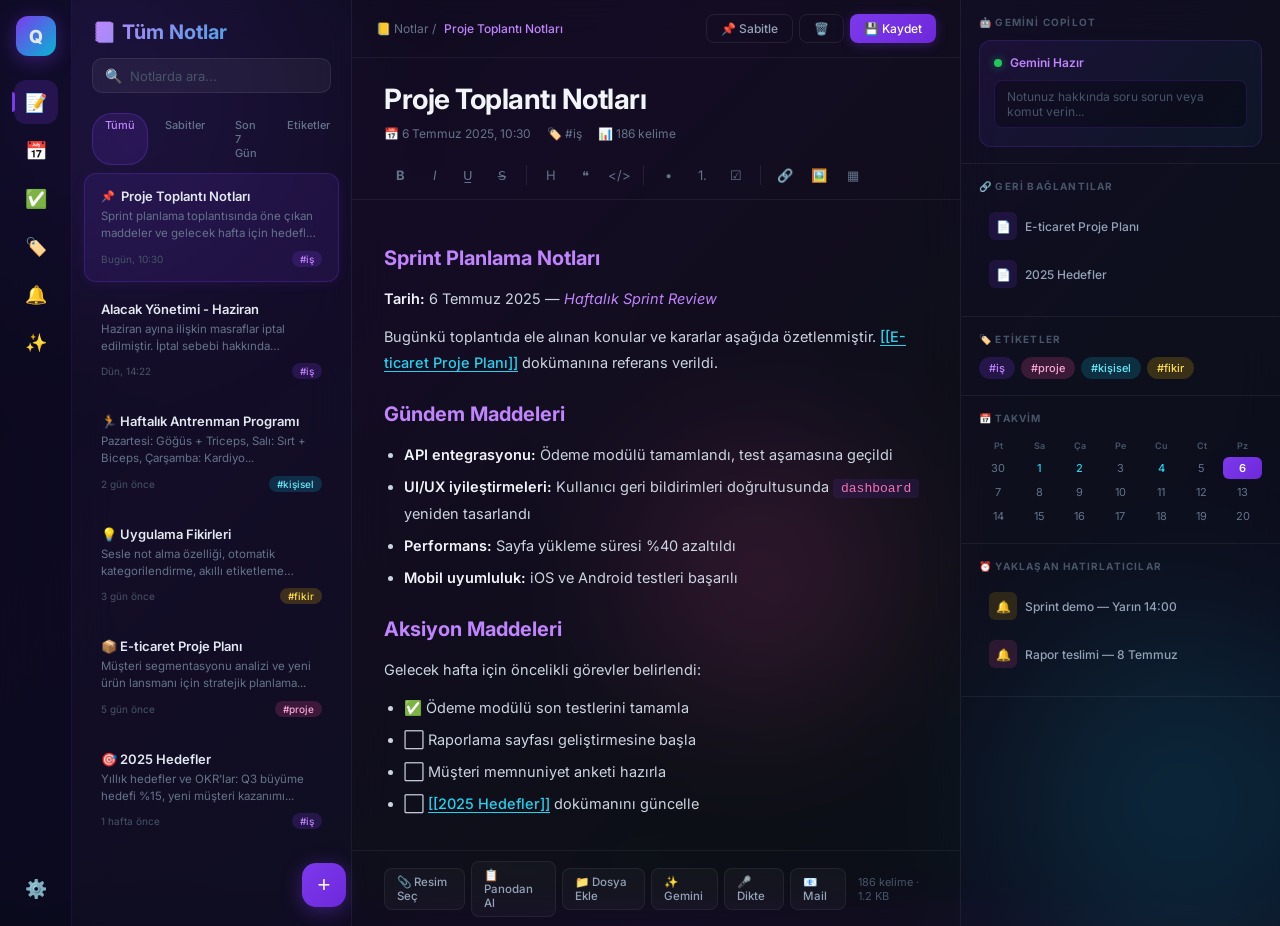
<file: mockup_1_dark_glassmorphism.html>
<!DOCTYPE html>
<html lang="tr">
<head>
    <meta charset="UTF-8">
    <meta name="viewport" content="width=device-width, initial-scale=1.0">
    <title>QuickNote - Premium Dark Glassmorphism</title>
    <link href="https://fonts.googleapis.com/css2?family=Inter:wght@300;400;500;600;700;800&display=swap" rel="stylesheet">
    <style>
        * { margin: 0; padding: 0; box-sizing: border-box; }
        
        body {
            font-family: 'Inter', sans-serif;
            background: linear-gradient(135deg, #0a0a1a 0%, #1a0a2e 30%, #0d1117 70%, #0a0a1a 100%);
            color: #e2e8f0;
            height: 100vh;
            overflow: hidden;
        }

        /* Animated Background Orbs */
        .bg-orb {
            position: fixed;
            border-radius: 50%;
            filter: blur(80px);
            opacity: 0.3;
            z-index: 0;
            animation: float 8s ease-in-out infinite;
        }
        .bg-orb-1 { width: 400px; height: 400px; background: #7c3aed; top: -100px; left: -100px; }
        .bg-orb-2 { width: 350px; height: 350px; background: #06b6d4; bottom: -80px; right: -80px; animation-delay: -4s; }
        .bg-orb-3 { width: 250px; height: 250px; background: #ec4899; top: 50%; left: 50%; animation-delay: -2s; }
        
        @keyframes float {
            0%, 100% { transform: translate(0, 0) scale(1); }
            33% { transform: translate(30px, -20px) scale(1.05); }
            66% { transform: translate(-20px, 20px) scale(0.95); }
        }

        /* Main Layout */
        .app-container {
            display: grid;
            grid-template-columns: 72px 280px 1fr 320px;
            height: 100vh;
            position: relative;
            z-index: 1;
        }

        /* Icon Sidebar */
        .icon-sidebar {
            background: rgba(10, 10, 30, 0.8);
            border-right: 1px solid rgba(124, 58, 237, 0.15);
            display: flex;
            flex-direction: column;
            align-items: center;
            padding: 16px 0;
            gap: 4px;
            backdrop-filter: blur(20px);
        }

        .icon-sidebar .logo {
            width: 40px;
            height: 40px;
            background: linear-gradient(135deg, #7c3aed, #06b6d4);
            border-radius: 12px;
            display: flex;
            align-items: center;
            justify-content: center;
            font-size: 18px;
            font-weight: 800;
            margin-bottom: 20px;
            box-shadow: 0 4px 20px rgba(124, 58, 237, 0.4);
        }

        .sidebar-icon {
            width: 44px;
            height: 44px;
            border-radius: 12px;
            display: flex;
            align-items: center;
            justify-content: center;
            font-size: 18px;
            cursor: pointer;
            transition: all 0.2s ease;
            color: #64748b;
            position: relative;
        }

        .sidebar-icon:hover {
            background: rgba(124, 58, 237, 0.15);
            color: #c084fc;
        }

        .sidebar-icon.active {
            background: rgba(124, 58, 237, 0.2);
            color: #c084fc;
        }

        .sidebar-icon.active::before {
            content: '';
            position: absolute;
            left: -2px;
            top: 50%;
            transform: translateY(-50%);
            width: 3px;
            height: 20px;
            background: #7c3aed;
            border-radius: 0 3px 3px 0;
        }

        .sidebar-spacer { flex: 1; }

        /* Note List Panel */
        .note-list-panel {
            background: rgba(15, 15, 35, 0.6);
            border-right: 1px solid rgba(255, 255, 255, 0.06);
            display: flex;
            flex-direction: column;
            backdrop-filter: blur(20px);
        }

        .note-list-header {
            padding: 20px 20px 12px;
        }

        .note-list-header h2 {
            font-size: 20px;
            font-weight: 700;
            background: linear-gradient(135deg, #c084fc, #06b6d4);
            -webkit-background-clip: text;
            -webkit-text-fill-color: transparent;
            margin-bottom: 14px;
        }

        .search-box {
            display: flex;
            align-items: center;
            background: rgba(255, 255, 255, 0.05);
            border: 1px solid rgba(255, 255, 255, 0.08);
            border-radius: 10px;
            padding: 8px 12px;
            gap: 8px;
            transition: border-color 0.2s;
        }

        .search-box:focus-within {
            border-color: rgba(124, 58, 237, 0.5);
            box-shadow: 0 0 0 3px rgba(124, 58, 237, 0.1);
        }

        .search-box input {
            background: none;
            border: none;
            outline: none;
            color: #e2e8f0;
            font-size: 13px;
            width: 100%;
            font-family: 'Inter', sans-serif;
        }

        .search-box input::placeholder { color: #475569; }
        .search-icon { color: #475569; font-size: 14px; }

        .filter-tabs {
            display: flex;
            gap: 4px;
            padding: 8px 20px;
        }

        .filter-tab {
            padding: 4px 12px;
            border-radius: 20px;
            font-size: 11px;
            font-weight: 500;
            cursor: pointer;
            transition: all 0.2s;
            color: #64748b;
            background: transparent;
            border: 1px solid transparent;
        }

        .filter-tab:hover { color: #c084fc; }
        .filter-tab.active {
            background: rgba(124, 58, 237, 0.15);
            color: #c084fc;
            border-color: rgba(124, 58, 237, 0.3);
        }

        .notes-scroll {
            flex: 1;
            overflow-y: auto;
            padding: 0 12px;
        }

        .notes-scroll::-webkit-scrollbar { width: 4px; }
        .notes-scroll::-webkit-scrollbar-track { background: transparent; }
        .notes-scroll::-webkit-scrollbar-thumb { background: rgba(124, 58, 237, 0.3); border-radius: 4px; }

        .note-card {
            padding: 14px 16px;
            border-radius: 12px;
            cursor: pointer;
            transition: all 0.2s ease;
            margin-bottom: 4px;
            border: 1px solid transparent;
        }

        .note-card:hover {
            background: rgba(124, 58, 237, 0.08);
            border-color: rgba(124, 58, 237, 0.15);
        }

        .note-card.active {
            background: rgba(124, 58, 237, 0.12);
            border-color: rgba(124, 58, 237, 0.25);
            box-shadow: 0 2px 12px rgba(124, 58, 237, 0.1);
        }

        .note-card-title {
            font-size: 13px;
            font-weight: 600;
            color: #e2e8f0;
            margin-bottom: 4px;
            display: flex;
            align-items: center;
            gap: 6px;
        }

        .note-card-preview {
            font-size: 11.5px;
            color: #64748b;
            line-height: 1.5;
            display: -webkit-box;
            -webkit-line-clamp: 2;
            -webkit-box-orient: vertical;
            overflow: hidden;
        }

        .note-card-meta {
            display: flex;
            justify-content: space-between;
            align-items: center;
            margin-top: 8px;
            font-size: 10px;
            color: #475569;
        }

        .note-tag {
            display: inline-block;
            padding: 2px 8px;
            border-radius: 10px;
            font-size: 10px;
            font-weight: 500;
        }

        .tag-is { background: rgba(124, 58, 237, 0.2); color: #c084fc; }
        .tag-kisisel { background: rgba(6, 182, 212, 0.2); color: #67e8f9; }
        .tag-proje { background: rgba(236, 72, 153, 0.2); color: #f9a8d4; }
        .tag-fikir { background: rgba(234, 179, 8, 0.2); color: #fde047; }

        .pin-icon { color: #eab308; font-size: 11px; }

        /* Editor Panel */
        .editor-panel {
            display: flex;
            flex-direction: column;
            background: rgba(13, 17, 23, 0.4);
            backdrop-filter: blur(20px);
        }

        .editor-topbar {
            display: flex;
            align-items: center;
            justify-content: space-between;
            padding: 14px 24px;
            border-bottom: 1px solid rgba(255, 255, 255, 0.06);
        }

        .editor-breadcrumb {
            display: flex;
            align-items: center;
            gap: 8px;
            font-size: 12px;
            color: #64748b;
        }

        .editor-breadcrumb span { color: #c084fc; font-weight: 500; }

        .editor-actions {
            display: flex;
            gap: 6px;
        }

        .editor-btn {
            padding: 6px 14px;
            border-radius: 8px;
            font-size: 12px;
            font-weight: 500;
            border: none;
            cursor: pointer;
            transition: all 0.2s;
            font-family: 'Inter', sans-serif;
        }

        .btn-ghost {
            background: transparent;
            color: #94a3b8;
            border: 1px solid rgba(255, 255, 255, 0.08);
        }

        .btn-ghost:hover { background: rgba(255, 255, 255, 0.05); color: #e2e8f0; }

        .btn-primary {
            background: linear-gradient(135deg, #7c3aed, #6d28d9);
            color: white;
            box-shadow: 0 2px 12px rgba(124, 58, 237, 0.3);
        }

        .btn-primary:hover { box-shadow: 0 4px 20px rgba(124, 58, 237, 0.5); transform: translateY(-1px); }

        .editor-title-area {
            padding: 24px 32px 0;
        }

        .editor-title-input {
            width: 100%;
            background: none;
            border: none;
            outline: none;
            font-size: 28px;
            font-weight: 700;
            color: #f1f5f9;
            font-family: 'Inter', sans-serif;
            letter-spacing: -0.5px;
        }

        .editor-title-input::placeholder { color: #334155; }

        .editor-meta-row {
            display: flex;
            align-items: center;
            gap: 16px;
            padding: 10px 32px;
            font-size: 12px;
            color: #64748b;
        }

        .editor-meta-row .meta-item {
            display: flex;
            align-items: center;
            gap: 4px;
        }

        /* Formatting Toolbar */
        .format-toolbar {
            display: flex;
            align-items: center;
            gap: 2px;
            padding: 8px 32px;
            border-bottom: 1px solid rgba(255, 255, 255, 0.06);
        }

        .format-btn {
            width: 32px;
            height: 32px;
            border-radius: 6px;
            display: flex;
            align-items: center;
            justify-content: center;
            font-size: 13px;
            color: #64748b;
            cursor: pointer;
            transition: all 0.15s;
            border: none;
            background: none;
            font-family: 'Inter', sans-serif;
        }

        .format-btn:hover { background: rgba(124, 58, 237, 0.1); color: #c084fc; }
        .format-btn.active { background: rgba(124, 58, 237, 0.15); color: #c084fc; }
        .format-divider { width: 1px; height: 20px; background: rgba(255, 255, 255, 0.08); margin: 0 6px; }

        /* Editor Content */
        .editor-content {
            flex: 1;
            padding: 20px 32px;
            overflow-y: auto;
            font-size: 14.5px;
            line-height: 1.8;
            color: #cbd5e1;
        }

        .editor-content::-webkit-scrollbar { width: 4px; }
        .editor-content::-webkit-scrollbar-track { background: transparent; }
        .editor-content::-webkit-scrollbar-thumb { background: rgba(124, 58, 237, 0.3); border-radius: 4px; }

        .editor-content p { margin-bottom: 12px; }
        .editor-content strong { color: #f1f5f9; font-weight: 600; }
        .editor-content em { color: #c084fc; font-style: italic; }
        .editor-content code {
            background: rgba(124, 58, 237, 0.12);
            color: #f472b6;
            padding: 2px 8px;
            border-radius: 4px;
            font-size: 13px;
            font-family: 'JetBrains Mono', monospace;
        }

        .editor-content .note-link {
            color: #22d3ee;
            text-decoration: underline;
            text-underline-offset: 3px;
            cursor: pointer;
            font-weight: 500;
        }

        .editor-content h2 {
            font-size: 20px;
            font-weight: 700;
            color: #c084fc;
            margin: 20px 0 10px;
        }

        .editor-content ul {
            padding-left: 20px;
            margin-bottom: 12px;
        }

        .editor-content li { margin-bottom: 6px; }

        /* Right Sidebar */
        .right-sidebar {
            background: rgba(15, 15, 35, 0.5);
            border-left: 1px solid rgba(255, 255, 255, 0.06);
            display: flex;
            flex-direction: column;
            backdrop-filter: blur(20px);
            overflow-y: auto;
        }

        .right-sidebar::-webkit-scrollbar { width: 4px; }
        .right-sidebar::-webkit-scrollbar-track { background: transparent; }
        .right-sidebar::-webkit-scrollbar-thumb { background: rgba(124, 58, 237, 0.3); border-radius: 4px; }

        .sidebar-section {
            padding: 16px 18px;
            border-bottom: 1px solid rgba(255, 255, 255, 0.06);
        }

        .sidebar-section-title {
            font-size: 10px;
            font-weight: 700;
            text-transform: uppercase;
            letter-spacing: 1.2px;
            color: #475569;
            margin-bottom: 12px;
        }

        /* AI Copilot Widget */
        .ai-widget {
            background: linear-gradient(135deg, rgba(124, 58, 237, 0.1), rgba(6, 182, 212, 0.05));
            border: 1px solid rgba(124, 58, 237, 0.2);
            border-radius: 12px;
            padding: 14px;
        }

        .ai-widget-header {
            display: flex;
            align-items: center;
            gap: 8px;
            margin-bottom: 10px;
        }

        .ai-dot {
            width: 8px;
            height: 8px;
            border-radius: 50%;
            background: #22c55e;
            box-shadow: 0 0 8px rgba(34, 197, 94, 0.5);
            animation: pulse 2s ease-in-out infinite;
        }

        @keyframes pulse {
            0%, 100% { opacity: 1; }
            50% { opacity: 0.5; }
        }

        .ai-widget-title {
            font-size: 12px;
            font-weight: 600;
            color: #c084fc;
        }

        .ai-prompt-input {
            width: 100%;
            background: rgba(0, 0, 0, 0.3);
            border: 1px solid rgba(124, 58, 237, 0.2);
            border-radius: 8px;
            padding: 8px 12px;
            color: #e2e8f0;
            font-size: 12px;
            font-family: 'Inter', sans-serif;
            outline: none;
            resize: none;
        }

        .ai-prompt-input::placeholder { color: #475569; }

        .ai-prompt-input:focus {
            border-color: rgba(124, 58, 237, 0.5);
            box-shadow: 0 0 0 2px rgba(124, 58, 237, 0.1);
        }

        /* Backlinks */
        .backlink-item {
            display: flex;
            align-items: center;
            gap: 8px;
            padding: 8px 10px;
            border-radius: 8px;
            cursor: pointer;
            transition: all 0.2s;
            margin-bottom: 4px;
        }

        .backlink-item:hover { background: rgba(124, 58, 237, 0.1); }

        .backlink-icon {
            width: 28px;
            height: 28px;
            border-radius: 6px;
            background: rgba(124, 58, 237, 0.15);
            display: flex;
            align-items: center;
            justify-content: center;
            font-size: 12px;
            color: #c084fc;
        }

        .backlink-text {
            font-size: 12px;
            color: #94a3b8;
            font-weight: 500;
        }

        /* Tags */
        .tags-container {
            display: flex;
            flex-wrap: wrap;
            gap: 6px;
        }

        .tag-chip {
            padding: 4px 10px;
            border-radius: 20px;
            font-size: 11px;
            font-weight: 500;
            cursor: pointer;
            transition: all 0.2s;
        }

        /* Calendar Widget */
        .calendar-mini {
            display: grid;
            grid-template-columns: repeat(7, 1fr);
            gap: 2px;
            text-align: center;
        }

        .cal-day-name {
            font-size: 9px;
            color: #475569;
            font-weight: 600;
            padding: 4px 0;
        }

        .cal-day {
            font-size: 11px;
            padding: 4px 0;
            border-radius: 6px;
            cursor: pointer;
            transition: all 0.15s;
            color: #64748b;
        }

        .cal-day:hover { background: rgba(124, 58, 237, 0.15); color: #c084fc; }
        .cal-day.today {
            background: linear-gradient(135deg, #7c3aed, #6d28d9);
            color: white;
            font-weight: 600;
        }
        .cal-day.has-note { color: #22d3ee; font-weight: 500; }

        /* Bottom Bar */
        .bottom-action-bar {
            display: flex;
            align-items: center;
            gap: 6px;
            padding: 10px 32px;
            border-top: 1px solid rgba(255, 255, 255, 0.06);
        }

        .action-btn {
            display: flex;
            align-items: center;
            gap: 5px;
            padding: 6px 12px;
            border-radius: 8px;
            font-size: 11.5px;
            font-weight: 500;
            color: #94a3b8;
            cursor: pointer;
            transition: all 0.2s;
            border: 1px solid rgba(255, 255, 255, 0.06);
            background: rgba(255, 255, 255, 0.03);
        }

        .action-btn:hover { background: rgba(124, 58, 237, 0.1); color: #c084fc; border-color: rgba(124, 58, 237, 0.2); }

        .action-spacer { flex: 1; }

        .word-count {
            font-size: 11px;
            color: #475569;
        }

        /* New Note FAB */
        .fab-new {
            position: absolute;
            bottom: 20px;
            left: 230px;
            width: 44px;
            height: 44px;
            border-radius: 14px;
            background: linear-gradient(135deg, #7c3aed, #6d28d9);
            display: flex;
            align-items: center;
            justify-content: center;
            font-size: 22px;
            color: white;
            cursor: pointer;
            box-shadow: 0 4px 20px rgba(124, 58, 237, 0.4);
            transition: all 0.2s;
            border: none;
            z-index: 10;
        }

        .fab-new:hover { transform: scale(1.08); box-shadow: 0 6px 28px rgba(124, 58, 237, 0.6); }
    </style>
</head>
<body>
    <div class="bg-orb bg-orb-1"></div>
    <div class="bg-orb bg-orb-2"></div>
    <div class="bg-orb bg-orb-3"></div>

    <div class="app-container">
        <!-- Icon Sidebar -->
        <div class="icon-sidebar">
            <div class="logo">Q</div>
            <div class="sidebar-icon active" title="Notlar">📝</div>
            <div class="sidebar-icon" title="Takvim">📅</div>
            <div class="sidebar-icon" title="Görevler">✅</div>
            <div class="sidebar-icon" title="Etiketler">🏷️</div>
            <div class="sidebar-icon" title="Hatırlatıcılar">🔔</div>
            <div class="sidebar-icon" title="Yapay Zeka">✨</div>
            <div class="sidebar-spacer"></div>
            <div class="sidebar-icon" title="Ayarlar">⚙️</div>
        </div>

        <!-- Note List Panel -->
        <div class="note-list-panel">
            <div class="note-list-header">
                <h2>📒 Tüm Notlar</h2>
                <div class="search-box">
                    <span class="search-icon">🔍</span>
                    <input type="text" placeholder="Notlarda ara...">
                </div>
            </div>

            <div class="filter-tabs">
                <div class="filter-tab active">Tümü</div>
                <div class="filter-tab">Sabitler</div>
                <div class="filter-tab">Son 7 Gün</div>
                <div class="filter-tab">Etiketler</div>
            </div>

            <div class="notes-scroll">
                <div class="note-card active">
                    <div class="note-card-title"><span class="pin-icon">📌</span> Proje Toplantı Notları</div>
                    <div class="note-card-preview">Sprint planlama toplantısında öne çıkan maddeler ve gelecek hafta için hedefler belirlendi...</div>
                    <div class="note-card-meta">
                        <span>Bugün, 10:30</span>
                        <span class="note-tag tag-is">#iş</span>
                    </div>
                </div>

                <div class="note-card">
                    <div class="note-card-title">Alacak Yönetimi - Haziran</div>
                    <div class="note-card-preview">Haziran ayına ilişkin masraflar iptal edilmiştir. İptal sebebi hakkında tarafımıza dönüş yapılmamıştır...</div>
                    <div class="note-card-meta">
                        <span>Dün, 14:22</span>
                        <span class="note-tag tag-is">#iş</span>
                    </div>
                </div>

                <div class="note-card">
                    <div class="note-card-title">🏃 Haftalık Antrenman Programı</div>
                    <div class="note-card-preview">Pazartesi: Göğüs + Triceps, Salı: Sırt + Biceps, Çarşamba: Kardiyo...</div>
                    <div class="note-card-meta">
                        <span>2 gün önce</span>
                        <span class="note-tag tag-kisisel">#kişisel</span>
                    </div>
                </div>

                <div class="note-card">
                    <div class="note-card-title">💡 Uygulama Fikirleri</div>
                    <div class="note-card-preview">Sesle not alma özelliği, otomatik kategorilendirme, akıllı etiketleme sistemi...</div>
                    <div class="note-card-meta">
                        <span>3 gün önce</span>
                        <span class="note-tag tag-fikir">#fikir</span>
                    </div>
                </div>

                <div class="note-card">
                    <div class="note-card-title">📦 E-ticaret Proje Planı</div>
                    <div class="note-card-preview">Müşteri segmentasyonu analizi ve yeni ürün lansmanı için stratejik planlama...</div>
                    <div class="note-card-meta">
                        <span>5 gün önce</span>
                        <span class="note-tag tag-proje">#proje</span>
                    </div>
                </div>

                <div class="note-card">
                    <div class="note-card-title">🎯 2025 Hedefler</div>
                    <div class="note-card-preview">Yıllık hedefler ve OKR'lar: Q3 büyüme hedefi %15, yeni müşteri kazanımı...</div>
                    <div class="note-card-meta">
                        <span>1 hafta önce</span>
                        <span class="note-tag tag-is">#iş</span>
                    </div>
                </div>
            </div>

            <button class="fab-new">+</button>
        </div>

        <!-- Editor Panel -->
        <div class="editor-panel">
            <div class="editor-topbar">
                <div class="editor-breadcrumb">
                    📒 Notlar / <span>Proje Toplantı Notları</span>
                </div>
                <div class="editor-actions">
                    <button class="editor-btn btn-ghost">📌 Sabitle</button>
                    <button class="editor-btn btn-ghost">🗑️</button>
                    <button class="editor-btn btn-primary">💾 Kaydet</button>
                </div>
            </div>

            <div class="editor-title-area">
                <input class="editor-title-input" value="Proje Toplantı Notları" placeholder="Başlık...">
            </div>

            <div class="editor-meta-row">
                <div class="meta-item">📅 6 Temmuz 2025, 10:30</div>
                <div class="meta-item">🏷️ #iş</div>
                <div class="meta-item">📊 186 kelime</div>
            </div>

            <div class="format-toolbar">
                <button class="format-btn" style="font-weight:700" title="Kalın">B</button>
                <button class="format-btn" style="font-style:italic" title="Eğik">I</button>
                <button class="format-btn" title="Altı Çizili">U̲</button>
                <button class="format-btn" title="Üstü Çizili">S̶</button>
                <div class="format-divider"></div>
                <button class="format-btn" title="Başlık">H</button>
                <button class="format-btn" title="Alıntı">❝</button>
                <button class="format-btn" title="Kod">&lt;/&gt;</button>
                <div class="format-divider"></div>
                <button class="format-btn" title="Sırasız Liste">•</button>
                <button class="format-btn" title="Sıralı Liste">1.</button>
                <button class="format-btn" title="Onay Kutusu">☑</button>
                <div class="format-divider"></div>
                <button class="format-btn" title="Bağlantı">🔗</button>
                <button class="format-btn" title="Resim">🖼️</button>
                <button class="format-btn" title="Tablo">▦</button>
            </div>

            <div class="editor-content">
                <h2>Sprint Planlama Notları</h2>
                <p><strong>Tarih:</strong> 6 Temmuz 2025 — <em>Haftalık Sprint Review</em></p>
                <p>Bugünkü toplantıda ele alınan konular ve kararlar aşağıda özetlenmiştir. <span class="note-link">[[E-ticaret Proje Planı]]</span> dokümanına referans verildi.</p>

                <h2>Gündem Maddeleri</h2>
                <ul>
                    <li><strong>API entegrasyonu:</strong> Ödeme modülü tamamlandı, test aşamasına geçildi</li>
                    <li><strong>UI/UX iyileştirmeleri:</strong> Kullanıcı geri bildirimleri doğrultusunda <code>dashboard</code> yeniden tasarlandı</li>
                    <li><strong>Performans:</strong> Sayfa yükleme süresi %40 azaltıldı</li>
                    <li><strong>Mobil uyumluluk:</strong> iOS ve Android testleri başarılı</li>
                </ul>

                <h2>Aksiyon Maddeleri</h2>
                <p>Gelecek hafta için öncelikli görevler belirlendi:</p>
                <ul>
                    <li>✅ Ödeme modülü son testlerini tamamla</li>
                    <li>⬜ Raporlama sayfası geliştirmesine başla</li>
                    <li>⬜ Müşteri memnuniyet anketi hazırla</li>
                    <li>⬜ <span class="note-link">[[2025 Hedefler]]</span> dokümanını güncelle</li>
                </ul>
            </div>

            <div class="bottom-action-bar">
                <div class="action-btn">📎 Resim Seç</div>
                <div class="action-btn">📋 Panodan Al</div>
                <div class="action-btn">📁 Dosya Ekle</div>
                <div class="action-btn">✨ Gemini</div>
                <div class="action-btn">🎤 Dikte</div>
                <div class="action-btn">📧 Mail</div>
                <div class="action-spacer"></div>
                <div class="word-count">186 kelime · 1.2 KB</div>
            </div>
        </div>

        <!-- Right Sidebar -->
        <div class="right-sidebar">
            <div class="sidebar-section">
                <div class="sidebar-section-title">🤖 Gemini Copilot</div>
                <div class="ai-widget">
                    <div class="ai-widget-header">
                        <div class="ai-dot"></div>
                        <div class="ai-widget-title">Gemini Hazır</div>
                    </div>
                    <textarea class="ai-prompt-input" rows="2" placeholder="Notunuz hakkında soru sorun veya komut verin..."></textarea>
                </div>
            </div>

            <div class="sidebar-section">
                <div class="sidebar-section-title">🔗 Geri Bağlantılar</div>
                <div class="backlink-item">
                    <div class="backlink-icon">📄</div>
                    <div class="backlink-text">E-ticaret Proje Planı</div>
                </div>
                <div class="backlink-item">
                    <div class="backlink-icon">📄</div>
                    <div class="backlink-text">2025 Hedefler</div>
                </div>
            </div>

            <div class="sidebar-section">
                <div class="sidebar-section-title">🏷️ Etiketler</div>
                <div class="tags-container">
                    <div class="tag-chip tag-is">#iş</div>
                    <div class="tag-chip tag-proje">#proje</div>
                    <div class="tag-chip tag-kisisel">#kişisel</div>
                    <div class="tag-chip tag-fikir">#fikir</div>
                </div>
            </div>

            <div class="sidebar-section">
                <div class="sidebar-section-title">📅 Takvim</div>
                <div class="calendar-mini">
                    <div class="cal-day-name">Pt</div><div class="cal-day-name">Sa</div><div class="cal-day-name">Ça</div><div class="cal-day-name">Pe</div><div class="cal-day-name">Cu</div><div class="cal-day-name">Ct</div><div class="cal-day-name">Pz</div>
                    <div class="cal-day">30</div><div class="cal-day has-note">1</div><div class="cal-day has-note">2</div><div class="cal-day">3</div><div class="cal-day has-note">4</div><div class="cal-day">5</div><div class="cal-day today">6</div>
                    <div class="cal-day">7</div><div class="cal-day">8</div><div class="cal-day">9</div><div class="cal-day">10</div><div class="cal-day">11</div><div class="cal-day">12</div><div class="cal-day">13</div>
                    <div class="cal-day">14</div><div class="cal-day">15</div><div class="cal-day">16</div><div class="cal-day">17</div><div class="cal-day">18</div><div class="cal-day">19</div><div class="cal-day">20</div>
                </div>
            </div>

            <div class="sidebar-section">
                <div class="sidebar-section-title">⏰ Yaklaşan Hatırlatıcılar</div>
                <div class="backlink-item">
                    <div class="backlink-icon" style="background:rgba(234,179,8,0.15);color:#eab308">🔔</div>
                    <div class="backlink-text">Sprint demo — Yarın 14:00</div>
                </div>
                <div class="backlink-item">
                    <div class="backlink-icon" style="background:rgba(236,72,153,0.15);color:#ec4899">🔔</div>
                    <div class="backlink-text">Rapor teslimi — 8 Temmuz</div>
                </div>
            </div>
        </div>
    </div>
</body>
</html>
</file>
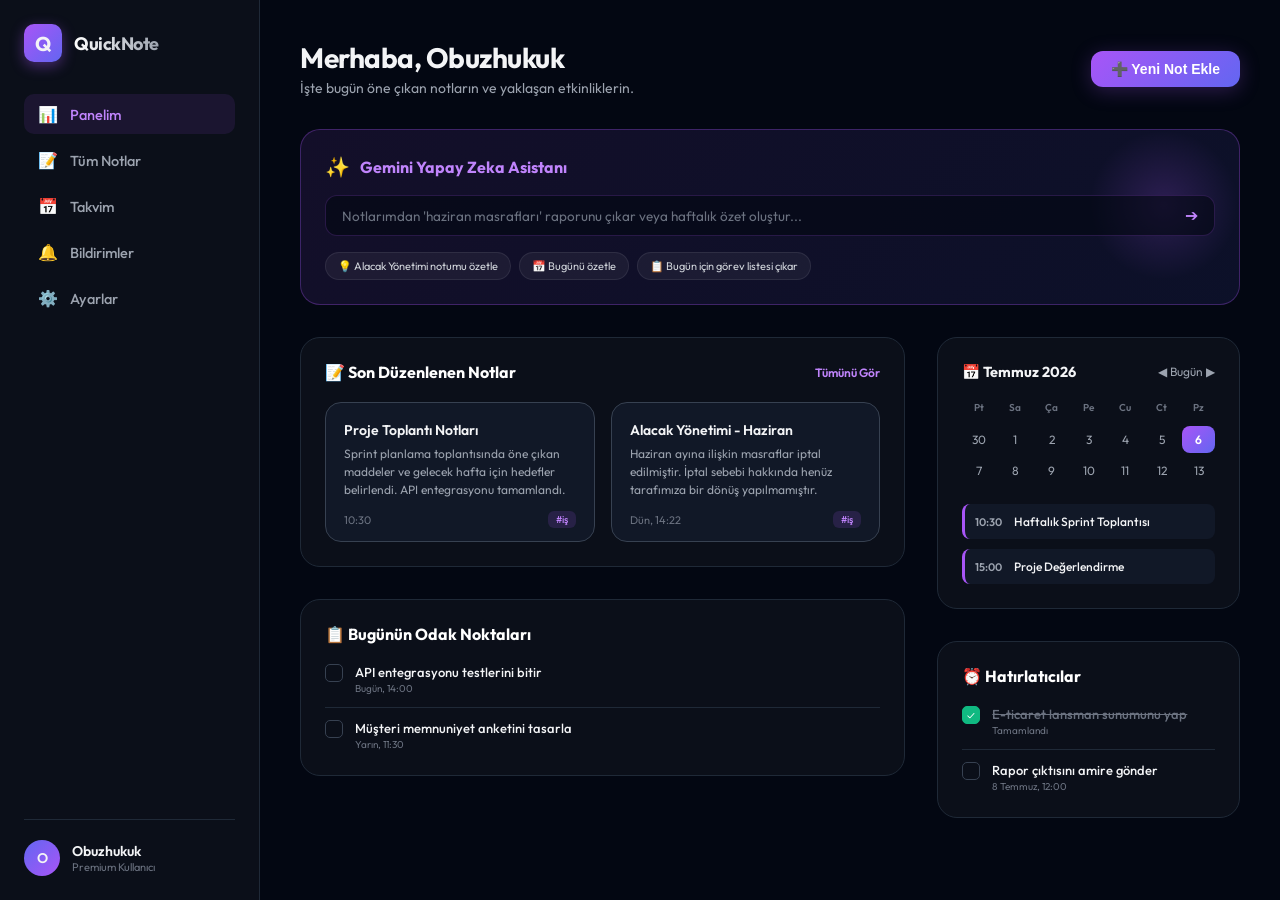
<file: mockup_2_dashboard.html>
<!DOCTYPE html>
<html lang="tr">
<head>
    <meta charset="UTF-8">
    <meta name="viewport" content="width=device-width, initial-scale=1.0">
    <title>QuickNote - Premium Dashboard</title>
    <link href="https://fonts.googleapis.com/css2?family=Outfit:wght@300;400;500;600;700;800&display=swap" rel="stylesheet">
    <style>
        * { margin: 0; padding: 0; box-sizing: border-box; }
        
        body {
            font-family: 'Outfit', sans-serif;
            background-color: #030712;
            color: #f3f4f6;
            height: 100vh;
            display: flex;
            overflow: hidden;
        }

        /* Sidebar */
        .sidebar {
            width: 260px;
            background-color: #0b0f19;
            border-right: 1px solid #1f2937;
            padding: 24px;
            display: flex;
            flex-direction: column;
            justify-content: space-between;
        }

        .logo-section {
            display: flex;
            align-items: center;
            gap: 12px;
            margin-bottom: 32px;
        }

        .logo-icon {
            width: 38px;
            height: 38px;
            background: linear-gradient(135deg, #a855f7, #6366f1);
            border-radius: 10px;
            display: flex;
            align-items: center;
            justify-content: center;
            font-weight: 700;
            font-size: 20px;
            box-shadow: 0 4px 14px rgba(168, 85, 247, 0.4);
        }

        .logo-text {
            font-size: 18px;
            font-weight: 700;
            letter-spacing: -0.5px;
            background: linear-gradient(to right, #ffffff, #9ca3af);
            -webkit-background-clip: text;
            -webkit-text-fill-color: transparent;
        }

        .menu-items {
            display: flex;
            flex-direction: column;
            gap: 6px;
            flex: 1;
        }

        .menu-item {
            display: flex;
            align-items: center;
            gap: 12px;
            padding: 10px 14px;
            border-radius: 10px;
            color: #9ca3af;
            font-size: 14.5px;
            font-weight: 500;
            text-decoration: none;
            cursor: pointer;
            transition: all 0.2s;
        }

        .menu-item:hover, .menu-item.active {
            background-color: rgba(168, 85, 247, 0.1);
            color: #c084fc;
        }

        .menu-item .icon { font-size: 16px; }

        .user-profile {
            display: flex;
            align-items: center;
            gap: 12px;
            padding-top: 20px;
            border-top: 1px solid #1f2937;
        }

        .avatar {
            width: 36px;
            height: 36px;
            border-radius: 50%;
            background: linear-gradient(135deg, #6366f1, #a855f7);
            display: flex;
            align-items: center;
            justify-content: center;
            font-weight: 600;
            font-size: 14px;
        }

        .user-info .name { font-size: 14px; font-weight: 600; color: #f3f4f6; }
        .user-info .role { font-size: 11px; color: #6b7280; }

        /* Main Dashboard Content */
        .main-content {
            flex: 1;
            padding: 40px;
            overflow-y: auto;
            display: flex;
            flex-direction: column;
            gap: 32px;
        }

        .header {
            display: flex;
            justify-content: space-between;
            align-items: center;
        }

        .header h1 {
            font-size: 28px;
            font-weight: 700;
            letter-spacing: -0.5px;
        }

        .header p {
            font-size: 14px;
            color: #9ca3af;
            margin-top: 4px;
        }

        .quick-actions {
            display: flex;
            gap: 16px;
        }

        .btn {
            padding: 10px 20px;
            border-radius: 12px;
            font-size: 14px;
            font-weight: 600;
            border: none;
            cursor: pointer;
            transition: all 0.2s;
            display: flex;
            align-items: center;
            gap: 8px;
        }

        .btn-primary {
            background: linear-gradient(135deg, #a855f7, #6366f1);
            color: white;
            box-shadow: 0 4px 20px rgba(168, 85, 247, 0.25);
        }

        .btn-primary:hover {
            box-shadow: 0 6px 24px rgba(168, 85, 247, 0.4);
            transform: translateY(-1px);
        }

        /* Dashboard Grid Layout */
        .dashboard-grid {
            display: grid;
            grid-template-columns: 2fr 1fr;
            gap: 32px;
        }

        .left-column {
            display: flex;
            flex-direction: column;
            gap: 32px;
        }

        /* Widgets & Cards */
        .card {
            background-color: #0b0f19;
            border: 1px solid #1f2937;
            border-radius: 20px;
            padding: 24px;
            display: flex;
            flex-direction: column;
            gap: 20px;
        }

        .card-header {
            display: flex;
            justify-content: space-between;
            align-items: center;
        }

        .card-title {
            font-size: 16px;
            font-weight: 700;
            color: #ffffff;
            display: flex;
            align-items: center;
            gap: 8px;
        }

        .see-all {
            font-size: 12px;
            color: #c084fc;
            text-decoration: none;
            font-weight: 600;
        }

        /* Recent Notes Grid */
        .recent-notes-grid {
            display: grid;
            grid-template-columns: 1fr 1fr;
            gap: 16px;
        }

        .note-card {
            background-color: #111827;
            border: 1px solid #374151;
            border-radius: 16px;
            padding: 18px;
            cursor: pointer;
            transition: all 0.2s;
            display: flex;
            flex-direction: column;
            justify-content: space-between;
            height: 140px;
        }

        .note-card:hover {
            border-color: #a855f7;
            transform: translateY(-2px);
            box-shadow: 0 4px 20px rgba(168, 85, 247, 0.15);
        }

        .note-title {
            font-size: 14px;
            font-weight: 600;
            color: #f3f4f6;
            margin-bottom: 6px;
        }

        .note-body {
            font-size: 12px;
            color: #9ca3af;
            line-height: 1.5;
            display: -webkit-box;
            -webkit-line-clamp: 3;
            -webkit-box-orient: vertical;
            overflow: hidden;
        }

        .note-footer {
            display: flex;
            justify-content: space-between;
            align-items: center;
            margin-top: 12px;
            font-size: 11px;
            color: #6b7280;
        }

        .tag-pill {
            padding: 2px 8px;
            border-radius: 6px;
            font-weight: 500;
            font-size: 10px;
        }

        .tag-work { background-color: rgba(168, 85, 247, 0.15); color: #c084fc; }
        .tag-personal { background-color: rgba(99, 102, 241, 0.15); color: #818cf8; }

        /* Gemini AI Assistant Box */
        .ai-assistant-card {
            background: linear-gradient(135deg, rgba(168, 85, 247, 0.1), rgba(99, 102, 241, 0.1));
            border: 1px solid rgba(168, 85, 247, 0.3);
            border-radius: 20px;
            padding: 24px;
            display: flex;
            flex-direction: column;
            gap: 16px;
            position: relative;
            overflow: hidden;
        }

        .ai-assistant-card::before {
            content: '';
            position: absolute;
            top: 0; right: 0;
            width: 150px; height: 150px;
            background: radial-gradient(circle, rgba(168,85,247,0.2) 0%, transparent 70%);
            z-index: 0;
        }

        .ai-header {
            display: flex;
            align-items: center;
            gap: 10px;
            z-index: 1;
        }

        .ai-icon {
            font-size: 20px;
            animation: pulse 2s infinite;
        }

        @keyframes pulse {
            0%, 100% { transform: scale(1); }
            50% { transform: scale(1.1); }
        }

        .ai-title { font-size: 16px; font-weight: 700; color: #c084fc; }

        .ai-input-wrapper {
            display: flex;
            align-items: center;
            background-color: rgba(3, 7, 18, 0.6);
            border: 1px solid rgba(168, 85, 247, 0.2);
            border-radius: 12px;
            padding: 10px 16px;
            gap: 12px;
            z-index: 1;
        }

        .ai-input-wrapper input {
            background: none;
            border: none;
            outline: none;
            color: white;
            font-size: 13.5px;
            flex: 1;
            font-family: inherit;
        }

        .ai-input-wrapper input::placeholder { color: #6b7280; }

        .ai-send-btn {
            background: none;
            border: none;
            color: #c084fc;
            cursor: pointer;
            font-size: 16px;
            transition: transform 0.2s;
        }

        .ai-send-btn:hover { transform: scale(1.1); }

        .ai-suggestions {
            display: flex;
            gap: 8px;
            flex-wrap: wrap;
            z-index: 1;
        }

        .ai-suggest-pill {
            background-color: rgba(255, 255, 255, 0.05);
            border: 1px solid rgba(255, 255, 255, 0.08);
            padding: 6px 12px;
            border-radius: 20px;
            font-size: 11px;
            cursor: pointer;
            color: #d1d5db;
            transition: all 0.2s;
        }

        .ai-suggest-pill:hover {
            border-color: #a855f7;
            color: #c084fc;
            background-color: rgba(168, 85, 247, 0.05);
        }

        /* Right Column (Widgets) */
        .right-column {
            display: flex;
            flex-direction: column;
            gap: 32px;
        }

        /* Calendar Widget */
        .calendar-card {
            background-color: #0b0f19;
            border: 1px solid #1f2937;
            border-radius: 20px;
            padding: 24px;
        }

        .cal-header {
            display: flex;
            justify-content: space-between;
            align-items: center;
            margin-bottom: 20px;
        }

        .cal-title { font-size: 14.5px; font-weight: 700; }
        .cal-nav { display: flex; gap: 8px; font-size: 12px; color: #9ca3af; cursor: pointer; }

        .cal-grid {
            display: grid;
            grid-template-columns: repeat(7, 1fr);
            gap: 4px;
            text-align: center;
            margin-bottom: 20px;
        }

        .cal-day-label { font-size: 10px; color: #6b7280; font-weight: 600; margin-bottom: 8px; }
        .cal-num {
            font-size: 12px;
            padding: 6px 0;
            border-radius: 8px;
            color: #9ca3af;
            cursor: pointer;
            transition: all 0.15s;
        }

        .cal-num:hover { background-color: rgba(168, 85, 247, 0.1); color: #c084fc; }
        .cal-num.today {
            background: linear-gradient(135deg, #a855f7, #6366f1);
            color: white;
            font-weight: 600;
        }

        .event-list { display: flex; flex-direction: column; gap: 10px; }
        .event-item {
            display: flex;
            align-items: center;
            gap: 12px;
            padding: 10px;
            background-color: #111827;
            border-left: 3px solid #a855f7;
            border-radius: 8px;
        }
        .event-time { font-size: 11px; color: #9ca3af; font-weight: 600; }
        .event-desc { font-size: 12px; font-weight: 500; }

        /* Notification & Reminders Panel */
        .reminders-card {
            background-color: #0b0f19;
            border: 1px solid #1f2937;
            border-radius: 20px;
            padding: 24px;
        }

        .reminder-list { display: flex; flex-direction: column; gap: 12px; }
        .reminder-item {
            display: flex;
            align-items: flex-start;
            gap: 12px;
            padding-bottom: 12px;
            border-bottom: 1px solid #1f2937;
        }
        .reminder-item:last-child { border: none; padding: 0; }
        .rem-checkbox {
            width: 18px;
            height: 18px;
            border-radius: 5px;
            border: 1px solid #374151;
            display: flex;
            align-items: center;
            justify-content: center;
            cursor: pointer;
            font-size: 10px;
            color: transparent;
        }
        .reminder-item.completed .rem-checkbox {
            background-color: #10b981;
            border-color: #10b981;
            color: white;
        }
        .reminder-item.completed .rem-text {
            text-decoration: line-through;
            color: #6b7280;
        }
        .rem-text { font-size: 13px; font-weight: 500; }
        .rem-date { font-size: 10px; color: #6b7280; margin-top: 2px; }
    </style>
</head>
<body>
    <!-- Sidebar -->
    <div class="sidebar">
        <div>
            <div class="logo-section">
                <div class="logo-icon">Q</div>
                <div class="logo-text">QuickNote</div>
            </div>
            
            <div class="menu-items">
                <div class="menu-item active">
                    <span class="icon">📊</span> Panelim
                </div>
                <div class="menu-item">
                    <span class="icon">📝</span> Tüm Notlar
                </div>
                <div class="menu-item">
                    <span class="icon">📅</span> Takvim
                </div>
                <div class="menu-item">
                    <span class="icon">🔔</span> Bildirimler
                </div>
                <div class="menu-item">
                    <span class="icon">⚙️</span> Ayarlar
                </div>
            </div>
        </div>

        <div class="user-profile">
            <div class="avatar">O</div>
            <div class="user-info">
                <div class="name">Obuzhukuk</div>
                <div class="role">Premium Kullanıcı</div>
            </div>
        </div>
    </div>

    <!-- Main Content -->
    <div class="main-content">
        <!-- Header -->
        <div class="header">
            <div>
                <h1>Merhaba, Obuzhukuk</h1>
                <p>İşte bugün öne çıkan notların ve yaklaşan etkinliklerin.</p>
            </div>
            <div class="quick-actions">
                <button class="btn btn-primary">➕ Yeni Not Ekle</button>
            </div>
        </div>

        <!-- AI Assistant Banner -->
        <div class="ai-assistant-card">
            <div class="ai-header">
                <span class="ai-icon">✨</span>
                <span class="ai-title">Gemini Yapay Zeka Asistanı</span>
            </div>
            <div class="ai-input-wrapper">
                <input type="text" placeholder="Notlarımdan 'haziran masrafları' raporunu çıkar veya haftalık özet oluştur...">
                <button class="ai-send-btn">➔</button>
            </div>
            <div class="ai-suggestions">
                <div class="ai-suggest-pill">💡 Alacak Yönetimi notumu özetle</div>
                <div class="ai-suggest-pill">📅 Bugünü özetle</div>
                <div class="ai-suggest-pill">📋 Bugün için görev listesi çıkar</div>
            </div>
        </div>

        <!-- Grid Layout -->
        <div class="dashboard-grid">
            <!-- Left Column -->
            <div class="left-column">
                <!-- Recent Notes Card -->
                <div class="card">
                    <div class="card-header">
                        <div class="card-title">📝 Son Düzenlenen Notlar</div>
                        <a href="#" class="see-all">Tümünü Gör</a>
                    </div>
                    <div class="recent-notes-grid">
                        <div class="note-card">
                            <div>
                                <div class="note-title">Proje Toplantı Notları</div>
                                <div class="note-body">Sprint planlama toplantısında öne çıkan maddeler ve gelecek hafta için hedefler belirlendi. API entegrasyonu tamamlandı.</div>
                            </div>
                            <div class="note-footer">
                                <span>10:30</span>
                                <span class="tag-pill tag-work">#iş</span>
                            </div>
                        </div>

                        <div class="note-card">
                            <div>
                                <div class="note-title">Alacak Yönetimi - Haziran</div>
                                <div class="note-body">Haziran ayına ilişkin masraflar iptal edilmiştir. İptal sebebi hakkında henüz tarafımıza bir dönüş yapılmamıştır.</div>
                            </div>
                            <div class="note-footer">
                                <span>Dün, 14:22</span>
                                <span class="tag-pill tag-work">#iş</span>
                            </div>
                        </div>
                    </div>
                </div>

                <!-- Daily Summary & Task Widget -->
                <div class="card">
                    <div class="card-header">
                        <div class="card-title">📋 Bugünün Odak Noktaları</div>
                    </div>
                    <div class="reminder-list">
                        <div class="reminder-item">
                            <div class="rem-checkbox">✓</div>
                            <div>
                                <div class="rem-text">API entegrasyonu testlerini bitir</div>
                                <div class="rem-date">Bugün, 14:00</div>
                            </div>
                        </div>
                        <div class="reminder-item">
                            <div class="rem-checkbox">✓</div>
                            <div>
                                <div class="rem-text">Müşteri memnuniyet anketini tasarla</div>
                                <div class="rem-date">Yarın, 11:30</div>
                            </div>
                        </div>
                    </div>
                </div>
            </div>

            <!-- Right Column -->
            <div class="right-column">
                <!-- Mini Calendar -->
                <div class="calendar-card">
                    <div class="cal-header">
                        <span class="cal-title">📅 Temmuz 2026</span>
                        <div class="cal-nav">◀ Bugün ▶</div>
                    </div>
                    <div class="cal-grid">
                        <div class="cal-day-label">Pt</div><div class="cal-day-label">Sa</div><div class="cal-day-label">Ça</div><div class="cal-day-label">Pe</div><div class="cal-day-label">Cu</div><div class="cal-day-label">Ct</div><div class="cal-day-label">Pz</div>
                        <div class="cal-num">30</div><div class="cal-num">1</div><div class="cal-num">2</div><div class="cal-num">3</div><div class="cal-num">4</div><div class="cal-num">5</div><div class="cal-num today">6</div>
                        <div class="cal-num">7</div><div class="cal-num">8</div><div class="cal-num">9</div><div class="cal-num">10</div><div class="cal-num">11</div><div class="cal-num">12</div><div class="cal-num">13</div>
                    </div>
                    <div class="event-list">
                        <div class="event-item">
                            <div class="event-time">10:30</div>
                            <div class="event-desc">Haftalık Sprint Toplantısı</div>
                        </div>
                        <div class="event-item">
                            <div class="event-time">15:00</div>
                            <div class="event-desc">Proje Değerlendirme</div>
                        </div>
                    </div>
                </div>

                <!-- Reminders & Notifications -->
                <div class="reminders-card">
                    <div class="card-header" style="margin-bottom: 20px;">
                        <div class="card-title">⏰ Hatırlatıcılar</div>
                    </div>
                    <div class="reminder-list">
                        <div class="reminder-item completed">
                            <div class="rem-checkbox">✓</div>
                            <div>
                                <div class="rem-text">E-ticaret lansman sunumunu yap</div>
                                <div class="rem-date">Tamamlandı</div>
                            </div>
                        </div>
                        <div class="reminder-item">
                            <div class="rem-checkbox">✓</div>
                            <div>
                                <div class="rem-text">Rapor çıktısını amire gönder</div>
                                <div class="rem-date">8 Temmuz, 12:00</div>
                            </div>
                        </div>
                    </div>
                </div>
            </div>
        </div>
    </div>
</body>
</html>
</file>
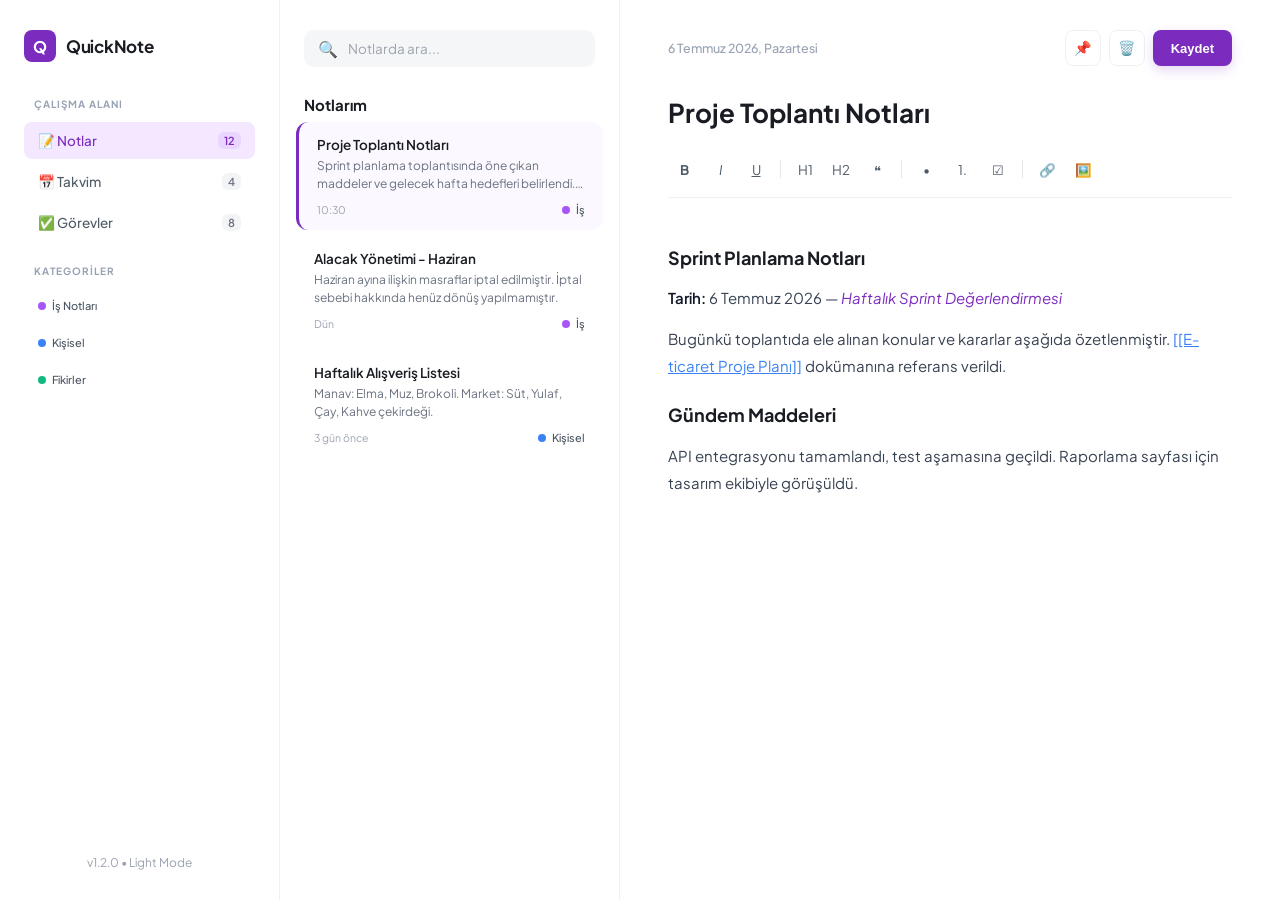
<file: mockup_3_minimalist_light.html>
<!DOCTYPE html>
<html lang="tr">
<head>
    <meta charset="UTF-8">
    <meta name="viewport" content="width=device-width, initial-scale=1.0">
    <title>QuickNote - Minimalist Light Mode</title>
    <link href="https://fonts.googleapis.com/css2?family=Plus+Jakarta+Sans:wght@300;400;500;600;700;800&display=swap" rel="stylesheet">
    <style>
        * { margin: 0; padding: 0; box-sizing: border-box; }
        
        body {
            font-family: 'Plus Jakarta Sans', sans-serif;
            background-color: #faf9f6;
            color: #2d3142;
            height: 100vh;
            display: flex;
            overflow: hidden;
        }

        /* Sidebar Panel (Left) */
        .sidebar {
            width: 280px;
            background-color: #ffffff;
            border-right: 1px solid #eef0f2;
            display: flex;
            flex-direction: column;
            padding: 30px 24px;
            justify-content: space-between;
        }

        .brand {
            display: flex;
            align-items: center;
            gap: 10px;
            margin-bottom: 36px;
        }

        .brand-icon {
            width: 32px;
            height: 32px;
            background-color: #7b2cbf;
            border-radius: 8px;
            display: flex;
            align-items: center;
            justify-content: center;
            color: white;
            font-weight: 700;
            font-size: 16px;
        }

        .brand-name {
            font-size: 17px;
            font-weight: 700;
            color: #1a1c23;
            letter-spacing: -0.3px;
        }

        .nav-section {
            margin-bottom: 24px;
        }

        .nav-title {
            font-size: 10px;
            font-weight: 700;
            text-transform: uppercase;
            letter-spacing: 1px;
            color: #98a2b3;
            margin-bottom: 12px;
            padding-left: 10px;
        }

        .nav-list {
            display: flex;
            flex-direction: column;
            gap: 4px;
        }

        .nav-item {
            display: flex;
            align-items: center;
            justify-content: space-between;
            padding: 10px 14px;
            border-radius: 8px;
            font-size: 13.5px;
            font-weight: 500;
            color: #4f5b66;
            cursor: pointer;
            transition: all 0.2s;
        }

        .nav-item:hover, .nav-item.active {
            background-color: #f3e8ff;
            color: #7b2cbf;
        }

        .nav-count {
            font-size: 11px;
            font-weight: 600;
            background-color: #f3f4f6;
            padding: 2px 6px;
            border-radius: 6px;
            color: #6b7280;
        }

        .nav-item.active .nav-count {
            background-color: #e9d5ff;
            color: #7b2cbf;
        }

        /* Notes Navigation (Middle) */
        .notes-list-panel {
            width: 340px;
            background-color: #ffffff;
            border-right: 1px solid #eef0f2;
            display: flex;
            flex-direction: column;
        }

        .search-area {
            padding: 30px 24px 16px;
        }

        .search-bar {
            display: flex;
            align-items: center;
            gap: 10px;
            background-color: #f5f6f8;
            border-radius: 10px;
            padding: 8px 14px;
        }

        .search-bar input {
            border: none;
            background: none;
            outline: none;
            font-size: 13.5px;
            width: 100%;
            font-family: inherit;
        }

        .search-bar input::placeholder { color: #9ca3af; }

        .list-title {
            font-size: 15px;
            font-weight: 700;
            color: #1a1c23;
            padding: 12px 24px 8px;
        }

        .notes-container {
            flex: 1;
            overflow-y: auto;
            padding: 0 16px;
        }

        .notes-container::-webkit-scrollbar { width: 3px; }
        .notes-container::-webkit-scrollbar-thumb { background-color: #e5e7eb; border-radius: 3px; }

        .note-card {
            padding: 14px 18px;
            border-radius: 12px;
            cursor: pointer;
            transition: all 0.2s;
            margin-bottom: 6px;
        }

        .note-card:hover { background-color: #f9fafb; }
        .note-card.active {
            background-color: #fbf8ff;
            border-left: 3px solid #7b2cbf;
        }

        .note-title {
            font-size: 13.5px;
            font-weight: 600;
            color: #1a1c23;
            margin-bottom: 4px;
        }

        .note-preview {
            font-size: 12px;
            color: #6b7280;
            line-height: 1.5;
            display: -webkit-box;
            -webkit-line-clamp: 2;
            -webkit-box-orient: vertical;
            overflow: hidden;
        }

        .note-meta {
            display: flex;
            justify-content: space-between;
            align-items: center;
            margin-top: 10px;
            font-size: 10.5px;
            color: #9ca3af;
        }

        .tag-dot {
            display: flex;
            align-items: center;
            gap: 6px;
            font-size: 11px;
            font-weight: 500;
            color: #4b5563;
        }

        .dot {
            width: 8px;
            height: 8px;
            border-radius: 50%;
        }

        .dot-purple { background-color: #a855f7; }
        .dot-blue { background-color: #3b82f6; }
        .dot-green { background-color: #10b981; }

        /* Main Editor (Right) */
        .editor-container {
            flex: 1;
            background-color: #ffffff;
            display: flex;
            flex-direction: column;
            padding: 30px 48px;
        }

        .editor-topbar {
            display: flex;
            justify-content: space-between;
            align-items: center;
            margin-bottom: 30px;
        }

        .meta-date {
            font-size: 12.5px;
            color: #98a2b3;
            font-weight: 500;
        }

        .topbar-actions {
            display: flex;
            gap: 8px;
        }

        .action-icon {
            width: 36px;
            height: 36px;
            border-radius: 8px;
            border: 1px solid #eef0f2;
            background: none;
            cursor: pointer;
            transition: all 0.2s;
            display: flex;
            align-items: center;
            justify-content: center;
            font-size: 14px;
        }

        .action-icon:hover {
            background-color: #f9fafb;
            border-color: #d1d5db;
        }

        .btn-save {
            padding: 8px 18px;
            border-radius: 8px;
            background-color: #7b2cbf;
            color: white;
            font-size: 13px;
            font-weight: 600;
            border: none;
            cursor: pointer;
            box-shadow: 0 4px 12px rgba(123, 44, 191, 0.2);
            transition: all 0.2s;
        }

        .btn-save:hover {
            box-shadow: 0 6px 16px rgba(123, 44, 191, 0.35);
            background-color: #6a21a8;
        }

        .editor-title {
            width: 100%;
            border: none;
            outline: none;
            font-size: 26px;
            font-weight: 700;
            color: #1a1c23;
            margin-bottom: 24px;
            font-family: inherit;
        }

        .editor-title::placeholder { color: #d1d5db; }

        /* WYSIWYG Editor Actions */
        .editor-toolbar {
            display: flex;
            align-items: center;
            gap: 4px;
            padding-bottom: 12px;
            border-bottom: 1px solid #eef0f2;
            margin-bottom: 24px;
        }

        .toolbar-tool {
            width: 32px;
            height: 32px;
            border-radius: 6px;
            display: flex;
            align-items: center;
            justify-content: center;
            color: #4f5b66;
            cursor: pointer;
            transition: all 0.15s;
            border: none;
            background: none;
            font-family: inherit;
        }

        .toolbar-tool:hover { background-color: #f3f4f6; color: #1a1c23; }
        .toolbar-divider { width: 1px; height: 18px; background-color: #e5e7eb; margin: 0 4px; }

        /* Editor Area */
        .editor-textarea {
            flex: 1;
            font-size: 15px;
            line-height: 1.8;
            color: #374151;
            outline: none;
            overflow-y: auto;
        }

        .editor-textarea h2 {
            font-size: 18px;
            font-weight: 700;
            color: #1a1c23;
            margin: 20px 0 10px;
        }

        .editor-textarea p { margin-bottom: 14px; }
        .editor-textarea strong { color: #111827; font-weight: 600; }
        .editor-textarea em { color: #7b2cbf; font-style: italic; }
        .editor-textarea .mention { color: #3b82f6; text-decoration: underline; cursor: pointer; }
    </style>
</head>
<body>
    <!-- Sidebar -->
    <div class="sidebar">
        <div>
            <div class="brand">
                <div class="brand-icon">Q</div>
                <div class="brand-name">QuickNote</div>
            </div>

            <div class="nav-section">
                <div class="nav-title">Çalışma Alanı</div>
                <div class="nav-list">
                    <div class="nav-item active">
                        <span>📝 Notlar</span>
                        <span class="nav-count">12</span>
                    </div>
                    <div class="nav-item">
                        <span>📅 Takvim</span>
                        <span class="nav-count">4</span>
                    </div>
                    <div class="nav-item">
                        <span>✅ Görevler</span>
                        <span class="nav-count">8</span>
                    </div>
                </div>
            </div>

            <div class="nav-section">
                <div class="nav-title">Kategoriler</div>
                <div class="nav-list">
                    <div class="nav-item">
                        <span class="tag-dot"><span class="dot dot-purple"></span> İş Notları</span>
                    </div>
                    <div class="nav-item">
                        <span class="tag-dot"><span class="dot dot-blue"></span> Kişisel</span>
                    </div>
                    <div class="nav-item">
                        <span class="tag-dot"><span class="dot dot-green"></span> Fikirler</span>
                    </div>
                </div>
            </div>
        </div>

        <div style="font-size: 12px; color: #9ca3af; text-align: center;">
            v1.2.0 • Light Mode
        </div>
    </div>

    <!-- Notes List Navigation -->
    <div class="notes-list-panel">
        <div class="search-area">
            <div class="search-bar">
                <span>🔍</span>
                <input type="text" placeholder="Notlarda ara...">
            </div>
        </div>

        <div class="list-title">Notlarım</div>
        <div class="notes-container">
            <div class="note-card active">
                <div class="note-title">Proje Toplantı Notları</div>
                <div class="note-preview">Sprint planlama toplantısında öne çıkan maddeler ve gelecek hafta hedefleri belirlendi. API entegrasyonu tamamlandı.</div>
                <div class="note-meta">
                    <span>10:30</span>
                    <span class="tag-dot"><span class="dot dot-purple"></span> İş</span>
                </div>
            </div>

            <div class="note-card">
                <div class="note-title">Alacak Yönetimi - Haziran</div>
                <div class="note-preview">Haziran ayına ilişkin masraflar iptal edilmiştir. İptal sebebi hakkında henüz dönüş yapılmamıştır.</div>
                <div class="note-meta">
                    <span>Dün</span>
                    <span class="tag-dot"><span class="dot dot-purple"></span> İş</span>
                </div>
            </div>

            <div class="note-card">
                <div class="note-title">Haftalık Alışveriş Listesi</div>
                <div class="note-preview">Manav: Elma, Muz, Brokoli. Market: Süt, Yulaf, Çay, Kahve çekirdeği.</div>
                <div class="note-meta">
                    <span>3 gün önce</span>
                    <span class="tag-dot"><span class="dot dot-blue"></span> Kişisel</span>
                </div>
            </div>
        </div>
    </div>

    <!-- Main Editor -->
    <div class="editor-container">
        <div class="editor-topbar">
            <div class="meta-date">6 Temmuz 2026, Pazartesi</div>
            <div class="topbar-actions">
                <button class="action-icon" title="Sabitle">📌</button>
                <button class="action-icon" title="Sil">🗑️</button>
                <button class="btn-save">Kaydet</button>
            </div>
        </div>

        <input type="text" class="editor-title" value="Proje Toplantı Notları">

        <div class="editor-toolbar">
            <button class="toolbar-tool" style="font-weight: 700;">B</button>
            <button class="toolbar-tool" style="font-style: italic;">I</button>
            <button class="toolbar-tool" style="text-decoration: underline;">U</button>
            <div class="toolbar-divider"></div>
            <button class="toolbar-tool">H1</button>
            <button class="toolbar-tool">H2</button>
            <button class="toolbar-tool">❝</button>
            <div class="toolbar-divider"></div>
            <button class="toolbar-tool">•</button>
            <button class="toolbar-tool">1.</button>
            <button class="toolbar-tool">☑</button>
            <div class="toolbar-divider"></div>
            <button class="toolbar-tool">🔗</button>
            <button class="toolbar-tool">🖼️</button>
        </div>

        <div class="editor-textarea" contenteditable="true">
            <h2>Sprint Planlama Notları</h2>
            <p><strong>Tarih:</strong> 6 Temmuz 2026 — <em>Haftalık Sprint Değerlendirmesi</em></p>
            <p>Bugünkü toplantıda ele alınan konular ve kararlar aşağıda özetlenmiştir. <span class="mention">[[E-ticaret Proje Planı]]</span> dokümanına referans verildi.</p>

            <h2>Gündem Maddeleri</h2>
            <p>API entegrasyonu tamamlandı, test aşamasına geçildi. Raporlama sayfası için tasarım ekibiyle görüşüldü.</p>
        </div>
    </div>
</body>
</html>
</file>
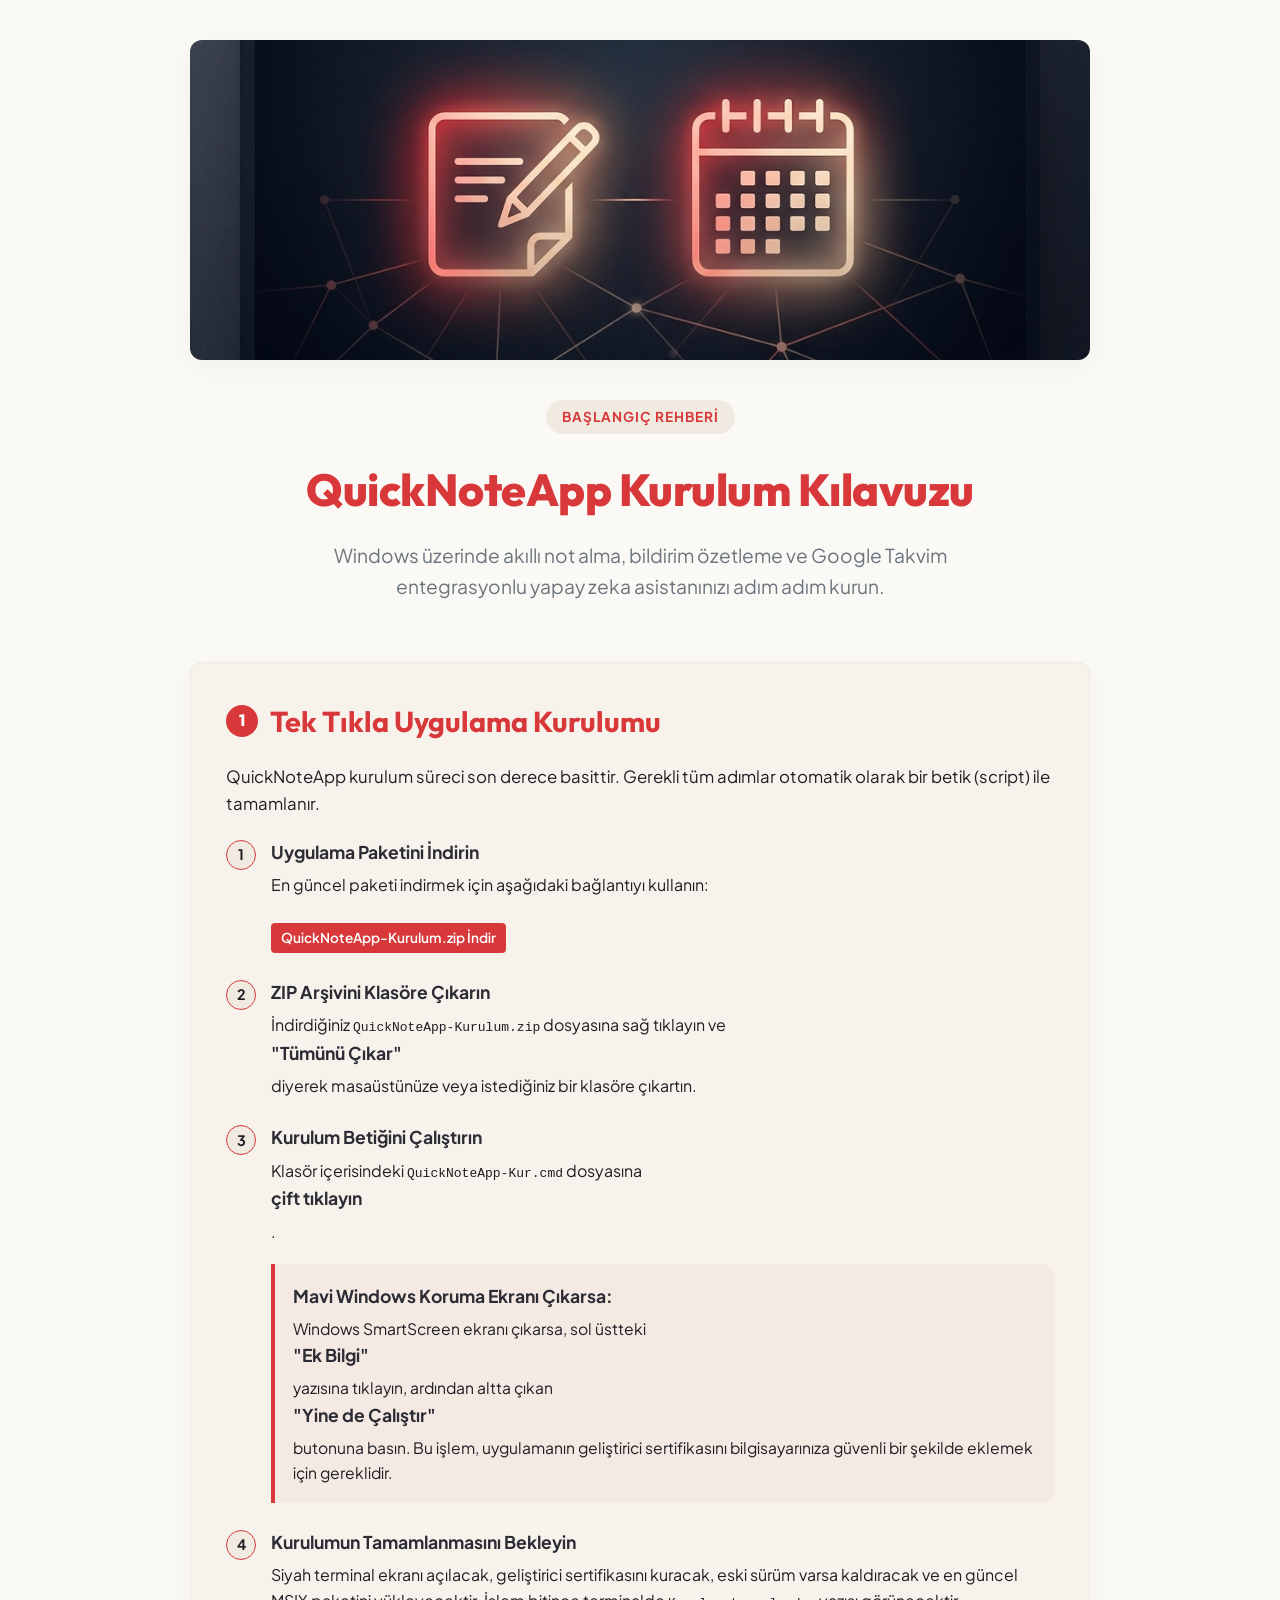
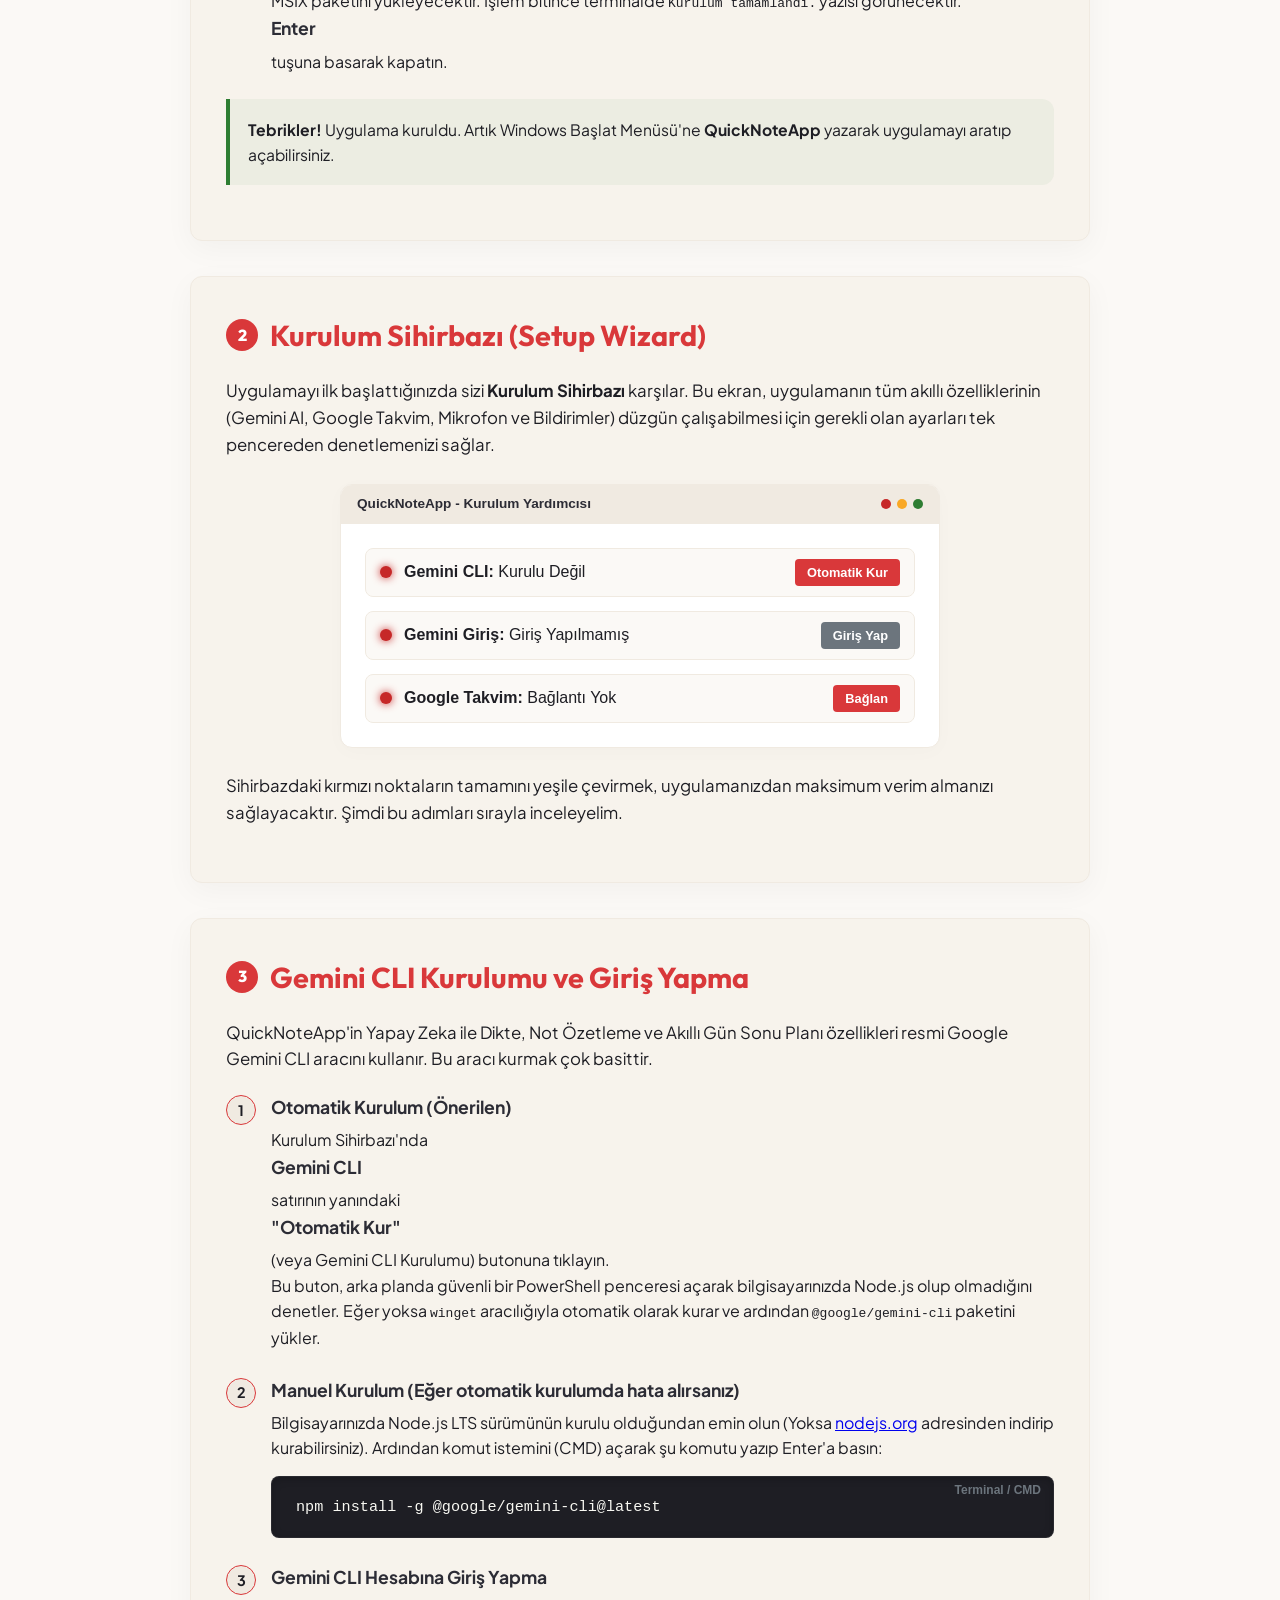
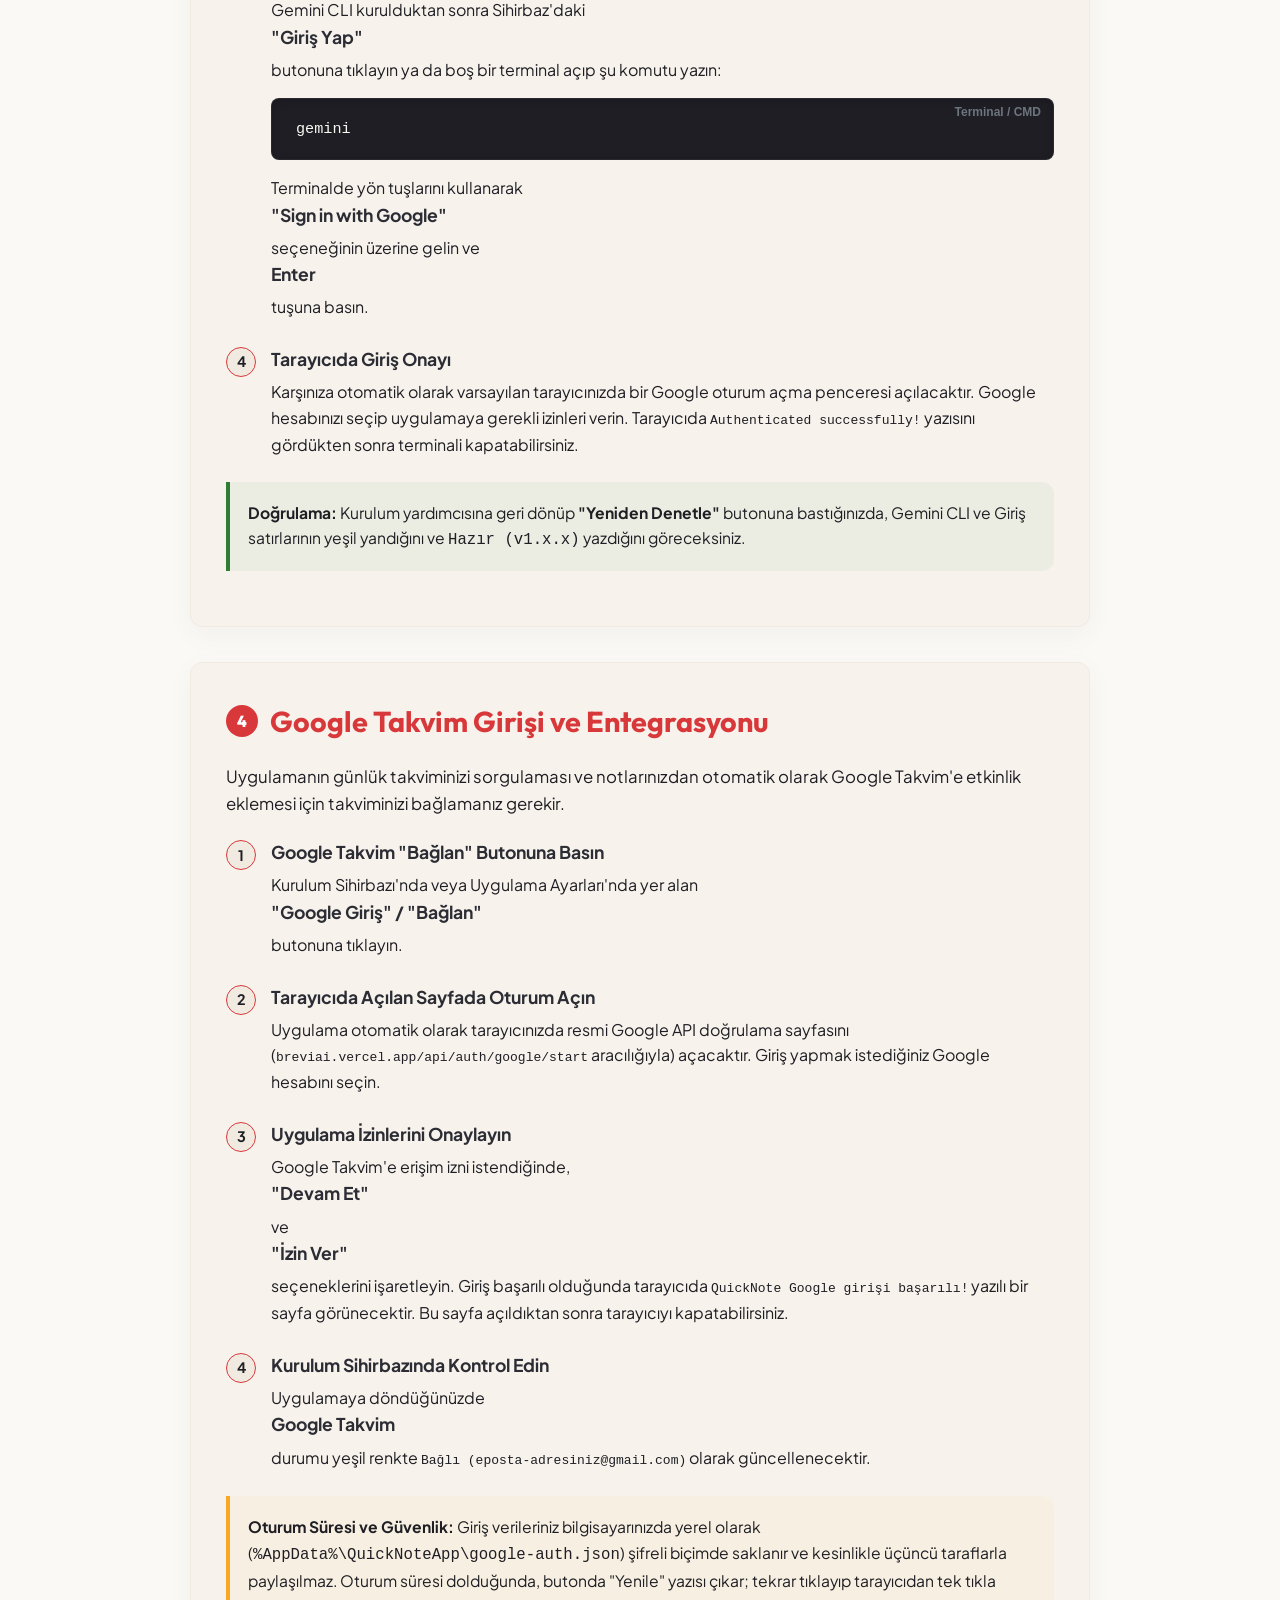
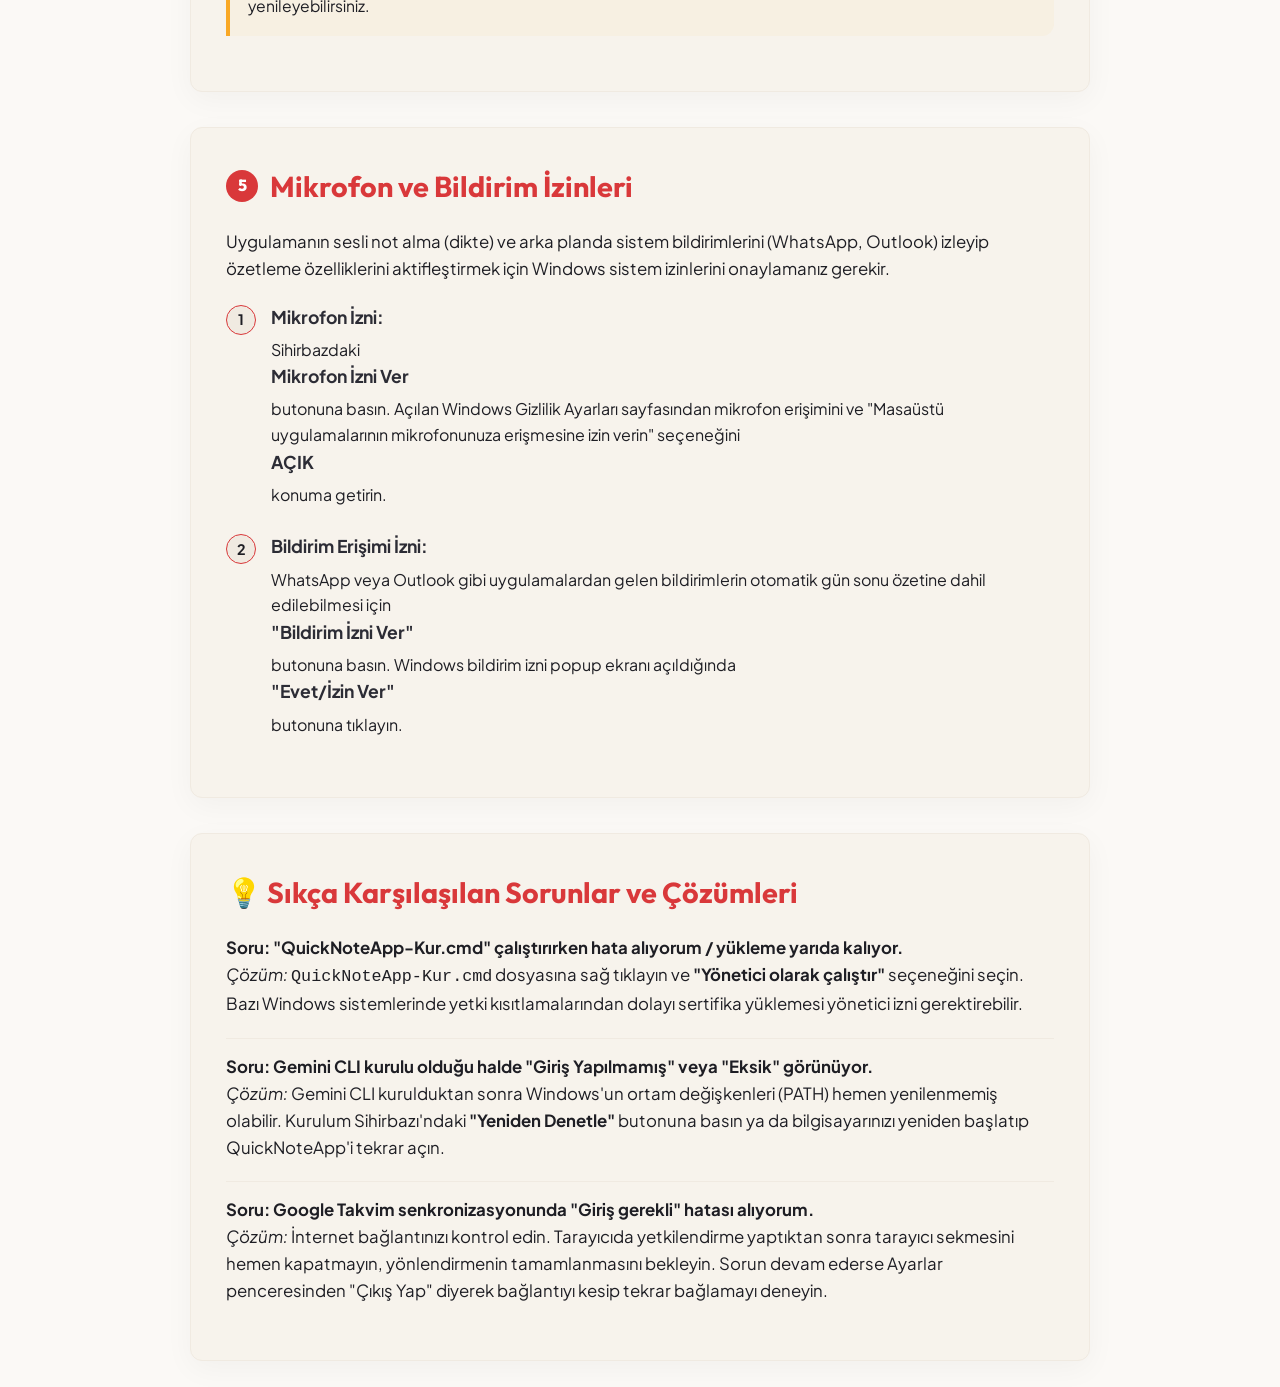
<file: docs/kurulum-rehberi.html>
<!DOCTYPE html>
<html lang="tr">
<head>
    <meta charset="UTF-8">
    <meta name="viewport" content="width=device-width, initial-scale=1.0">
    <title>QuickNoteApp — Kolay Kurulum ve Yapılandırma Kılavuzu</title>
    <link rel="preconnect" href="https://fonts.googleapis.com">
    <link rel="preconnect" href="https://fonts.gstatic.com" crossorigin>
    <link href="https://fonts.googleapis.com/css2?family=Outfit:wght@300;400;500;600;700;800&family=Plus+Jakarta+Sans:wght@300;400;500;600;700&display=swap" rel="stylesheet">
    <style>
        :root {
            --bg-color: #FBF9F6;
            --text-color: #1E1E24;
            --primary: #D9383A;
            --primary-hover: #B52B2D;
            --secondary: #2C2C35;
            --beige-dark: #F0EAE1;
            --beige-light: #F7F3EC;
            --green: #2E7D32;
            --red: #C62828;
            --yellow: #F9A825;
            --gray: #6C757D;
            --card-shadow: 0 8px 30px rgba(0, 0, 0, 0.04);
            --border-radius: 12px;
        }

        @media (prefers-color-scheme: dark) {
            :root {
                --bg-color: #121216;
                --text-color: #F5EFE6;
                --secondary: #E0E0E6;
                --beige-dark: #22222A;
                --beige-light: #181820;
                --card-shadow: 0 8px 30px rgba(0, 0, 0, 0.3);
            }
        }

        * {
            box-sizing: border-box;
            margin: 0;
            padding: 0;
        }

        body {
            font-family: 'Plus Jakarta Sans', sans-serif;
            background-color: var(--bg-color);
            color: var(--text-color);
            line-height: 1.6;
            padding: 40px 20px;
        }

        .container {
            max-width: 900px;
            margin: 0 auto;
            background: var(--bg-color);
        }

        /* Cover & Header */
        .cover-image-container {
            width: 100%;
            height: 320px;
            border-radius: var(--border-radius);
            overflow: hidden;
            margin-bottom: 40px;
            position: relative;
            box-shadow: var(--card-shadow);
        }

        .cover-image-container img {
            width: 100%;
            height: 100%;
            object-fit: cover;
        }

        .guide-header {
            text-align: center;
            margin-bottom: 60px;
        }

        .guide-header h1 {
            font-family: 'Outfit', sans-serif;
            font-size: 2.8rem;
            font-weight: 800;
            color: var(--primary);
            letter-spacing: -0.5px;
            margin-bottom: 15px;
        }

        .guide-header p {
            font-size: 1.2rem;
            color: var(--gray);
            max-width: 650px;
            margin: 0 auto;
        }

        .badge-premium {
            display: inline-block;
            background-color: var(--beige-dark);
            color: var(--primary);
            padding: 6px 16px;
            border-radius: 30px;
            font-size: 0.85rem;
            font-weight: 700;
            text-transform: uppercase;
            letter-spacing: 1px;
            margin-bottom: 20px;
        }

        /* Section Styling */
        .section-card {
            background-color: var(--beige-light);
            border: 1px solid var(--beige-dark);
            border-radius: var(--border-radius);
            padding: 35px;
            margin-bottom: 35px;
            box-shadow: var(--card-shadow);
            page-break-inside: avoid;
        }

        .section-card h2 {
            font-family: 'Outfit', sans-serif;
            font-size: 1.8rem;
            font-weight: 700;
            color: var(--primary);
            margin-bottom: 20px;
            display: flex;
            align-items: center;
            gap: 12px;
        }

        .section-card h2 span.step-num {
            background-color: var(--primary);
            color: #FFFFFF;
            width: 32px;
            height: 32px;
            border-radius: 50%;
            display: inline-flex;
            align-items: center;
            justify-content: center;
            font-size: 1rem;
            font-weight: 800;
        }

        .section-card p {
            margin-bottom: 20px;
            font-size: 1.05rem;
        }

        /* Instruction Steps list */
        ol.steps-list {
            list-style-type: none;
            counter-reset: steps-counter;
        }

        ol.steps-list li {
            counter-increment: steps-counter;
            position: relative;
            padding-left: 45px;
            margin-bottom: 25px;
        }

        ol.steps-list li::before {
            content: counter(steps-counter);
            position: absolute;
            left: 0;
            top: 2px;
            width: 28px;
            height: 28px;
            background-color: var(--beige-dark);
            color: var(--text-color);
            border-radius: 50%;
            display: flex;
            align-items: center;
            justify-content: center;
            font-weight: 700;
            font-size: 0.9rem;
            border: 1px solid var(--primary);
        }

        ol.steps-list li strong {
            display: block;
            font-size: 1.1rem;
            margin-bottom: 6px;
            color: var(--secondary);
        }

        /* Callouts / Alerts */
        .callout {
            background-color: rgba(217, 56, 58, 0.05);
            border-left: 4px solid var(--primary);
            padding: 18px;
            border-radius: 0 var(--border-radius) var(--border-radius) 0;
            margin: 20px 0;
            font-size: 0.98rem;
        }

        .callout-info {
            background-color: rgba(46, 125, 50, 0.05);
            border-left: 4px solid var(--green);
        }

        .callout-warning {
            background-color: rgba(249, 168, 37, 0.05);
            border-left: 4px solid var(--yellow);
        }

        /* Command Line boxes */
        .code-box {
            background-color: #1E1E24;
            color: #F8F8F2;
            padding: 18px 24px;
            border-radius: 8px;
            font-family: 'Consolas', 'Courier New', monospace;
            font-size: 0.95rem;
            margin: 15px 0;
            overflow-x: auto;
            position: relative;
            box-shadow: inset 0 2px 8px rgba(0, 0, 0, 0.2);
            border: 1px solid rgba(255, 255, 255, 0.05);
        }

        .code-box::before {
            content: "Terminal / CMD";
            position: absolute;
            top: 4px;
            right: 12px;
            font-size: 0.75rem;
            color: #6C757D;
            font-family: sans-serif;
            font-weight: 600;
        }

        .code-box.powershell::before {
            content: "PowerShell";
        }

        .code-box code {
            display: block;
        }

        .code-comment {
            color: #75715E;
        }

        .code-highlight {
            color: #F92672;
            font-weight: bold;
        }

        /* UI Mockups (SVG & CSS) */
        .ui-mockup {
            border: 1px solid var(--beige-dark);
            border-radius: var(--border-radius);
            background: #FFFFFF;
            box-shadow: 0 4px 20px rgba(0, 0, 0, 0.02);
            margin: 25px auto;
            max-width: 600px;
            overflow: hidden;
            font-family: 'Segoe UI', Tahoma, Geneva, Verdana, sans-serif;
        }

        @media (prefers-color-scheme: dark) {
            .ui-mockup {
                background: #181820;
                border-color: #2D2D38;
            }
        }

        .mockup-titlebar {
            background: #F0EAE1;
            padding: 8px 16px;
            display: flex;
            align-items: center;
            justify-content: space-between;
            border-bottom: 1px solid var(--beige-dark);
        }

        @media (prefers-color-scheme: dark) {
            .mockup-titlebar {
                background: #25252F;
                border-color: #2D2D38;
            }
        }

        .mockup-title {
            font-size: 0.85rem;
            font-weight: 600;
            color: var(--secondary);
        }

        .mockup-buttons {
            display: flex;
            gap: 6px;
        }

        .mockup-dot {
            width: 10px;
            height: 10px;
            border-radius: 50%;
            background: #C62828;
        }

        .mockup-dot.yellow { background: #F9A825; }
        .mockup-dot.green { background: #2E7D32; }

        .mockup-body {
            padding: 24px;
        }

        /* Setup Wizard UI Specifics */
        .wizard-list {
            display: flex;
            flex-direction: column;
            gap: 14px;
        }

        .wizard-item {
            display: flex;
            align-items: center;
            justify-content: space-between;
            padding: 10px 14px;
            background: var(--bg-color);
            border: 1px solid var(--beige-dark);
            border-radius: 8px;
        }

        .wizard-item-left {
            display: flex;
            align-items: center;
            gap: 12px;
        }

        .status-dot {
            width: 12px;
            height: 12px;
            border-radius: 50%;
        }

        .status-dot.success { background-color: var(--green); box-shadow: 0 0 8px var(--green); }
        .status-dot.error { background-color: var(--red); box-shadow: 0 0 8px var(--red); }
        .status-dot.warning { background-color: var(--yellow); box-shadow: 0 0 8px var(--yellow); }

        .wizard-btn {
            background-color: var(--primary);
            color: white;
            border: none;
            padding: 6px 12px;
            border-radius: 4px;
            font-size: 0.8rem;
            font-weight: 600;
            cursor: pointer;
        }

        .wizard-btn.secondary {
            background-color: var(--beige-dark);
            color: var(--text-color);
            border: 1px solid var(--beige-dark);
        }

        /* Print styling rules */
        @media print {
            body {
                background-color: #FFFFFF;
                color: #000000;
                padding: 0;
            }
            .section-card {
                background-color: #FFFFFF;
                border: 1px solid #DDDDDD;
                box-shadow: none;
                page-break-inside: avoid;
                margin-bottom: 25px;
                padding: 20px;
            }
            .code-box {
                background-color: #F8F9FA;
                color: #212529;
                border: 1px solid #CCCCCC;
                box-shadow: none;
            }
            .code-box::before {
                color: #6C757D;
            }
            .ui-mockup {
                border: 1px solid #CCCCCC;
                box-shadow: none;
                page-break-inside: avoid;
            }
            .mockup-titlebar {
                background: #EEEEEE;
                border-bottom: 1px solid #CCCCCC;
            }
            .wizard-item {
                background: #FFFFFF;
                border: 1px solid #DDDDDD;
            }
            .cover-image-container {
                height: 250px;
                margin-bottom: 30px;
            }
            .btn {
                display: none !important;
            }
        }

        .btn-inline {
            display: inline-block;
            background-color: var(--primary);
            color: #FFFFFF;
            padding: 4px 10px;
            border-radius: 4px;
            font-size: 0.85rem;
            font-weight: 600;
            text-decoration: none;
        }
    </style>
</head>
<body>

    <div class="container">

        <!-- Cover Banner Image -->
        <div class="cover-image-container">
            <img src="cover_banner.png" alt="QuickNoteApp Kurulum Bannerı">
        </div>

        <!-- Header -->
        <header class="guide-header">
            <span class="badge-premium">Başlangıç Rehberi</span>
            <h1>QuickNoteApp Kurulum Kılavuzu</h1>
            <p>Windows üzerinde akıllı not alma, bildirim özetleme ve Google Takvim entegrasyonlu yapay zeka asistanınızı adım adım kurun.</p>
        </header>

        <!-- Section: Temel Kurulum -->
        <div class="section-card">
            <h2><span class="step-num">1</span> Tek Tıkla Uygulama Kurulumu</h2>
            <p>QuickNoteApp kurulum süreci son derece basittir. Gerekli tüm adımlar otomatik olarak bir betik (script) ile tamamlanır.</p>
            
            <ol class="steps-list">
                <li>
                    <strong>Uygulama Paketini İndirin</strong>
                    En güncel paketi indirmek için aşağıdaki bağlantıyı kullanın:
                    <br><br>
                    <a href="https://github.com/kibrit74/QuickNoteApp/releases/latest/download/QuickNoteApp-Kurulum.zip" class="btn-inline">QuickNoteApp-Kurulum.zip İndir</a>
                </li>
                <li>
                    <strong>ZIP Arşivini Klasöre Çıkarın</strong>
                    İndirdiğiniz <code>QuickNoteApp-Kurulum.zip</code> dosyasına sağ tıklayın ve <strong>"Tümünü Çıkar"</strong> diyerek masaüstünüze veya istediğiniz bir klasöre çıkartın.
                </li>
                <li>
                    <strong>Kurulum Betiğini Çalıştırın</strong>
                    Klasör içerisindeki <code>QuickNoteApp-Kur.cmd</code> dosyasına <strong>çift tıklayın</strong>.
                    <div class="callout">
                        <strong>Mavi Windows Koruma Ekranı Çıkarsa:</strong> Windows SmartScreen ekranı çıkarsa, sol üstteki <strong>"Ek Bilgi"</strong> yazısına tıklayın, ardından altta çıkan <strong>"Yine de Çalıştır"</strong> butonuna basın. Bu işlem, uygulamanın geliştirici sertifikasını bilgisayarınıza güvenli bir şekilde eklemek için gereklidir.
                    </div>
                </li>
                <li>
                    <strong>Kurulumun Tamamlanmasını Bekleyin</strong>
                    Siyah terminal ekranı açılacak, geliştirici sertifikasını kuracak, eski sürüm varsa kaldıracak ve en güncel MSIX paketini yükleyecektir. İşlem bitince terminalde <code>Kurulum tamamlandı.</code> yazısı görünecektir. <strong>Enter</strong> tuşuna basarak kapatın.
                </li>
            </ol>

            <div class="callout callout-info">
                <strong>Tebrikler!</strong> Uygulama kuruldu. Artık Windows Başlat Menüsü'ne <strong>QuickNoteApp</strong> yazarak uygulamayı aratıp açabilirsiniz.
            </div>
        </div>

        <!-- Section: Kurulum Sihirbazı -->
        <div class="section-card">
            <h2><span class="step-num">2</span> Kurulum Sihirbazı (Setup Wizard)</h2>
            <p>Uygulamayı ilk başlattığınızda sizi <strong>Kurulum Sihirbazı</strong> karşılar. Bu ekran, uygulamanın tüm akıllı özelliklerinin (Gemini AI, Google Takvim, Mikrofon ve Bildirimler) düzgün çalışabilmesi için gerekli olan ayarları tek pencereden denetlemenizi sağlar.</p>

            <div class="ui-mockup">
                <div class="mockup-titlebar">
                    <span class="mockup-title">QuickNoteApp - Kurulum Yardımcısı</span>
                    <div class="mockup-buttons">
                        <span class="mockup-dot"></span>
                        <span class="mockup-dot yellow"></span>
                        <span class="mockup-dot green"></span>
                    </div>
                </div>
                <div class="mockup-body">
                    <div class="wizard-list">
                        <div class="wizard-item">
                            <div class="wizard-item-left">
                                <span class="status-dot error"></span>
                                <span><strong>Gemini CLI:</strong> Kurulu Değil</span>
                            </div>
                            <button class="wizard-btn">Otomatik Kur</button>
                        </div>
                        <div class="wizard-item">
                            <div class="wizard-item-left">
                                <span class="status-dot error"></span>
                                <span><strong>Gemini Giriş:</strong> Giriş Yapılmamış</span>
                            </div>
                            <button class="wizard-btn" style="background-color: var(--gray);">Giriş Yap</button>
                        </div>
                        <div class="wizard-item">
                            <div class="wizard-item-left">
                                <span class="status-dot error"></span>
                                <span><strong>Google Takvim:</strong> Bağlantı Yok</span>
                            </div>
                            <button class="wizard-btn">Bağlan</button>
                        </div>
                    </div>
                </div>
            </div>

            <p>Sihirbazdaki kırmızı noktaların tamamını yeşile çevirmek, uygulamanızdan maksimum verim almanızı sağlayacaktır. Şimdi bu adımları sırayla inceleyelim.</p>
        </div>

        <!-- Section: Gemini CLI Kurulumu -->
        <div class="section-card">
            <h2><span class="step-num">3</span> Gemini CLI Kurulumu ve Giriş Yapma</h2>
            <p>QuickNoteApp'in Yapay Zeka ile Dikte, Not Özetleme ve Akıllı Gün Sonu Planı özellikleri resmi Google Gemini CLI aracını kullanır. Bu aracı kurmak çok basittir.</p>

            <ol class="steps-list">
                <li>
                    <strong>Otomatik Kurulum (Önerilen)</strong>
                    Kurulum Sihirbazı'nda <strong>Gemini CLI</strong> satırının yanındaki <strong>"Otomatik Kur"</strong> (veya Gemini CLI Kurulumu) butonuna tıklayın. 
                    <br>
                    Bu buton, arka planda güvenli bir PowerShell penceresi açarak bilgisayarınızda Node.js olup olmadığını denetler. Eğer yoksa <code>winget</code> aracılığıyla otomatik olarak kurar ve ardından <code>@google/gemini-cli</code> paketini yükler.
                </li>
                <li>
                    <strong>Manuel Kurulum (Eğer otomatik kurulumda hata alırsanız)</strong>
                    Bilgisayarınızda Node.js LTS sürümünün kurulu olduğundan emin olun (Yoksa <a href="https://nodejs.org/" target="_blank">nodejs.org</a> adresinden indirip kurabilirsiniz). Ardından komut istemini (CMD) açarak şu komutu yazıp Enter'a basın:
                    <div class="code-box">
                        <code>npm install -g @google/gemini-cli@latest</code>
                    </div>
                </li>
                <li>
                    <strong>Gemini CLI Hesabına Giriş Yapma</strong>
                    Gemini CLI kurulduktan sonra Sihirbaz'daki <strong>"Giriş Yap"</strong> butonuna tıklayın ya da boş bir terminal açıp şu komutu yazın:
                    <div class="code-box">
                        <code>gemini</code>
                    </div>
                    Terminalde yön tuşlarını kullanarak <strong>"Sign in with Google"</strong> seçeneğinin üzerine gelin ve <strong>Enter</strong> tuşuna basın.
                </li>
                <li>
                    <strong>Tarayıcıda Giriş Onayı</strong>
                    Karşınıza otomatik olarak varsayılan tarayıcınızda bir Google oturum açma penceresi açılacaktır. Google hesabınızı seçip uygulamaya gerekli izinleri verin. Tarayıcıda <code>Authenticated successfully!</code> yazısını gördükten sonra terminali kapatabilirsiniz.
                </li>
            </ol>

            <div class="callout callout-info">
                <strong>Doğrulama:</strong> Kurulum yardımcısına geri dönüp <strong>"Yeniden Denetle"</strong> butonuna bastığınızda, Gemini CLI ve Giriş satırlarının yeşil yandığını ve <code>Hazır (v1.x.x)</code> yazdığını göreceksiniz.
            </div>
        </div>

        <!-- Section: Google Takvim Entegrasyonu -->
        <div class="section-card">
            <h2><span class="step-num">4</span> Google Takvim Girişi ve Entegrasyonu</h2>
            <p>Uygulamanın günlük takviminizi sorgulaması ve notlarınızdan otomatik olarak Google Takvim'e etkinlik eklemesi için takviminizi bağlamanız gerekir.</p>

            <ol class="steps-list">
                <li>
                    <strong>Google Takvim "Bağlan" Butonuna Basın</strong>
                    Kurulum Sihirbazı'nda veya Uygulama Ayarları'nda yer alan <strong>"Google Giriş" / "Bağlan"</strong> butonuna tıklayın.
                </li>
                <li>
                    <strong>Tarayıcıda Açılan Sayfada Oturum Açın</strong>
                    Uygulama otomatik olarak tarayıcınızda resmi Google API doğrulama sayfasını (<code>breviai.vercel.app/api/auth/google/start</code> aracılığıyla) açacaktır. Giriş yapmak istediğiniz Google hesabını seçin.
                </li>
                <li>
                    <strong>Uygulama İzinlerini Onaylayın</strong>
                    Google Takvim'e erişim izni istendiğinde, <strong>"Devam Et"</strong> ve <strong>"İzin Ver"</strong> seçeneklerini işaretleyin. Giriş başarılı olduğunda tarayıcıda <code>QuickNote Google girişi başarılı!</code> yazılı bir sayfa görünecektir. Bu sayfa açıldıktan sonra tarayıcıyı kapatabilirsiniz.
                </li>
                <li>
                    <strong>Kurulum Sihirbazında Kontrol Edin</strong>
                    Uygulamaya döndüğünüzde <strong>Google Takvim</strong> durumu yeşil renkte <code>Bağlı (eposta-adresiniz@gmail.com)</code> olarak güncellenecektir.
                </li>
            </ol>

            <div class="callout callout-warning">
                <strong>Oturum Süresi ve Güvenlik:</strong> Giriş verileriniz bilgisayarınızda yerel olarak (<code>%AppData%\QuickNoteApp\google-auth.json</code>) şifreli biçimde saklanır ve kesinlikle üçüncü taraflarla paylaşılmaz. Oturum süresi dolduğunda, butonda "Yenile" yazısı çıkar; tekrar tıklayıp tarayıcıdan tek tıkla yenileyebilirsiniz.
            </div>
        </div>

        <!-- Section: Mikrofon ve Bildirim İzinleri -->
        <div class="section-card">
            <h2><span class="step-num">5</span> Mikrofon ve Bildirim İzinleri</h2>
            <p>Uygulamanın sesli not alma (dikte) ve arka planda sistem bildirimlerini (WhatsApp, Outlook) izleyip özetleme özelliklerini aktifleştirmek için Windows sistem izinlerini onaylamanız gerekir.</p>

            <ol class="steps-list">
                <li>
                    <strong>Mikrofon İzni:</strong>
                    Sihirbazdaki <strong>Mikrofon İzni Ver</strong> butonuna basın. Açılan Windows Gizlilik Ayarları sayfasından mikrofon erişimini ve "Masaüstü uygulamalarının mikrofonunuza erişmesine izin verin" seçeneğini <strong>AÇIK</strong> konuma getirin.
                </li>
                <li>
                    <strong>Bildirim Erişimi İzni:</strong>
                    WhatsApp veya Outlook gibi uygulamalardan gelen bildirimlerin otomatik gün sonu özetine dahil edilebilmesi için <strong>"Bildirim İzni Ver"</strong> butonuna basın. Windows bildirim izni popup ekranı açıldığında <strong>"Evet/İzin Ver"</strong> butonuna tıklayın.
                </li>
            </ol>
        </div>

        <!-- Section: SSS ve Sorun Giderme -->
        <div class="section-card" style="margin-bottom: 0;">
            <h2>💡 Sıkça Karşılaşılan Sorunlar ve Çözümleri</h2>
            
            <div style="margin-top: 15px;">
                <p><strong>Soru: "QuickNoteApp-Kur.cmd" çalıştırırken hata alıyorum / yükleme yarıda kalıyor.</strong><br>
                <em>Çözüm:</em> <code>QuickNoteApp-Kur.cmd</code> dosyasına sağ tıklayın ve <strong>"Yönetici olarak çalıştır"</strong> seçeneğini seçin. Bazı Windows sistemlerinde yetki kısıtlamalarından dolayı sertifika yüklemesi yönetici izni gerektirebilir.</p>
                <hr style="margin: 15px 0; border: none; border-top: 1px solid var(--beige-dark);">

                <p><strong>Soru: Gemini CLI kurulu olduğu halde "Giriş Yapılmamış" veya "Eksik" görünüyor.</strong><br>
                <em>Çözüm:</em> Gemini CLI kurulduktan sonra Windows'un ortam değişkenleri (PATH) hemen yenilenmemiş olabilir. Kurulum Sihirbazı'ndaki <strong>"Yeniden Denetle"</strong> butonuna basın ya da bilgisayarınızı yeniden başlatıp QuickNoteApp'i tekrar açın.</p>
                <hr style="margin: 15px 0; border: none; border-top: 1px solid var(--beige-dark);">

                <p><strong>Soru: Google Takvim senkronizasyonunda "Giriş gerekli" hatası alıyorum.</strong><br>
                <em>Çözüm:</em> İnternet bağlantınızı kontrol edin. Tarayıcıda yetkilendirme yaptıktan sonra tarayıcı sekmesini hemen kapatmayın, yönlendirmenin tamamlanmasını bekleyin. Sorun devam ederse Ayarlar penceresinden "Çıkış Yap" diyerek bağlantıyı kesip tekrar bağlamayı deneyin.</p>
            </div>
        </div>

    </div>

</body>
</html>
</file>
<file: docs/styles.css>
/* CSS Design System - QuickNoteApp Landing Page */
/* Colors: Red (#D9383A), Beige (#F5EFE6), Smoked (#1E2022), Black (#0F1012) */

:root {
    --color-red: #D9383A;
    --color-red-hover: #F24E50;
    --color-red-glow: rgba(217, 56, 58, 0.25);
    --color-beige: #F5EFE6;
    --color-beige-hover: #FFFDF9;
    --color-beige-dim: rgba(245, 239, 230, 0.7);
    --color-beige-muted: rgba(245, 239, 230, 0.4);
    --color-smoked: #1E2022;
    --color-smoked-light: #2A2D30;
    --color-smoked-transparent: rgba(30, 32, 34, 0.6);
    --color-black: #0F1012;
    --color-black-deep: #080809;
    
    --font-primary: 'Outfit', 'Plus Jakarta Sans', -apple-system, BlinkMacSystemFont, "Segoe UI", Roboto, sans-serif;
    --font-heading: 'Outfit', sans-serif;
    
    --transition-fast: 0.2s cubic-bezier(0.4, 0, 0.2, 1);
    --transition-normal: 0.3s cubic-bezier(0.4, 0, 0.2, 1);
    --transition-slow: 0.5s cubic-bezier(0.4, 0, 0.2, 1);
    
    --border-glass: 1px solid rgba(245, 239, 230, 0.08);
    --border-glass-focus: 1px solid rgba(217, 56, 58, 0.4);
    --radius-sm: 8px;
    --radius-md: 14px;
    --radius-lg: 24px;
    
    --shadow-sm: 0 2px 8px rgba(0, 0, 0, 0.3);
    --shadow-md: 0 8px 30px rgba(0, 0, 0, 0.5);
    --shadow-lg: 0 16px 40px rgba(0, 0, 0, 0.7), 0 0 50px rgba(217, 56, 58, 0.15);
}

/* Modern Reset & Base Settings */
* {
    margin: 0;
    padding: 0;
    box-sizing: border-box;
}

html {
    scroll-behavior: smooth;
    font-size: 16px;
    background-color: var(--color-black);
    color: var(--color-beige);
}

body {
    font-family: var(--font-primary);
    line-height: 1.6;
    overflow-x: hidden;
    -webkit-font-smoothing: antialiased;
}

.container {
    width: 100%;
    max-width: 1200px;
    margin: 0 auto;
    padding: 0 24px;
}

/* Typography */
h1, h2, h3, h4, h5, h6 {
    font-family: var(--font-heading);
    font-weight: 700;
    color: var(--color-beige);
    line-height: 1.25;
}

kbd {
    background: var(--color-smoked-light);
    border: 1px solid rgba(245, 239, 230, 0.2);
    border-radius: 4px;
    box-shadow: 0 1px 1px rgba(0,0,0,0.4), inset 0 1px 0 rgba(255,255,255,0.1);
    color: var(--color-beige);
    display: inline-block;
    font-family: monospace;
    font-size: 0.85em;
    font-weight: bold;
    line-height: 1.4;
    padding: 2px 6px;
    white-space: nowrap;
}

/* Color Helpers */
.text-accent {
    color: var(--color-red);
}

.text-gradient {
    background: linear-gradient(135deg, var(--color-beige) 30%, var(--color-red) 100%);
    -webkit-background-clip: text;
    -webkit-text-fill-color: transparent;
    background-clip: text;
}

/* Glassmorphism Panel styles */
.glass-panel {
    background: var(--color-smoked-transparent);
    backdrop-filter: blur(12px);
    -webkit-backdrop-filter: blur(12px);
    border: var(--border-glass);
    border-radius: var(--radius-md);
    box-shadow: var(--shadow-md);
}

/* Buttons System */
.btn {
    display: inline-flex;
    align-items: center;
    justify-content: center;
    gap: 10px;
    padding: 14px 28px;
    border-radius: var(--radius-sm);
    font-family: var(--font-heading);
    font-weight: 600;
    font-size: 1rem;
    cursor: pointer;
    text-decoration: none;
    transition: all var(--transition-fast);
    border: none;
}

.btn-sm {
    padding: 8px 18px;
    font-size: 0.9rem;
}

.btn-lg {
    padding: 18px 36px;
    font-size: 1.1rem;
}

.btn-red {
    background: var(--color-red);
    color: var(--color-beige);
    box-shadow: 0 4px 14px var(--color-red-glow);
}

.btn-red:hover {
    background: var(--color-red-hover);
    transform: translateY(-2px);
    box-shadow: 0 6px 20px rgba(242, 78, 80, 0.4);
}

.btn-beige {
    background: var(--color-beige);
    color: var(--color-black);
}

.btn-beige:hover {
    background: var(--color-beige-hover);
    transform: translateY(-2px);
    box-shadow: 0 4px 14px rgba(245, 239, 230, 0.3);
}

.btn-outline {
    background: transparent;
    color: var(--color-beige);
    border: 1px solid rgba(245, 239, 230, 0.3);
}

.btn-outline:hover {
    background: rgba(245, 239, 230, 0.05);
    border-color: var(--color-beige);
    transform: translateY(-2px);
}

.btn-pulse {
    animation: pulse-border 2.5s infinite;
}

@keyframes pulse-border {
    0% {
        box-shadow: 0 0 0 0 rgba(217, 56, 58, 0.6);
    }
    70% {
        box-shadow: 0 0 0 12px rgba(217, 56, 58, 0);
    }
    100% {
        box-shadow: 0 0 0 0 rgba(217, 56, 58, 0);
    }
}

/* Badges */
.badge {
    display: inline-block;
    padding: 6px 14px;
    background: rgba(245, 239, 230, 0.08);
    border: 1px solid rgba(245, 239, 230, 0.15);
    border-radius: 50px;
    font-size: 0.85rem;
    font-weight: 500;
    color: var(--color-beige);
    margin-bottom: 20px;
}

.red-badge {
    background: rgba(217, 56, 58, 0.1);
    border-color: rgba(217, 56, 58, 0.3);
    color: var(--color-red);
}

/* Header Navigation Bar */
.app-header {
    position: fixed;
    top: 0;
    left: 0;
    right: 0;
    z-index: 100;
    background: rgba(15, 16, 18, 0.75);
    backdrop-filter: blur(12px);
    -webkit-backdrop-filter: blur(12px);
    border-bottom: 1px solid rgba(245, 239, 230, 0.05);
    padding: 16px 0;
}

.header-container {
    display: flex;
    align-items: center;
    justify-content: space-between;
}

.logo {
    display: flex;
    align-items: center;
    gap: 10px;
    text-decoration: none;
    font-size: 1.25rem;
    font-weight: 800;
    color: var(--color-beige);
    font-family: var(--font-heading);
    letter-spacing: -0.5px;
}

.main-nav {
    display: flex;
    align-items: center;
    gap: 32px;
}

.main-nav a {
    text-decoration: none;
    color: var(--color-beige-dim);
    font-size: 0.95rem;
    font-weight: 500;
    transition: color var(--transition-fast);
}

.main-nav a:hover {
    color: var(--color-beige);
}

/* Hero Section */
.hero-section {
    position: relative;
    padding-top: 180px;
    padding-bottom: 120px;
    overflow: hidden;
    background: radial-gradient(circle at 50% -20%, var(--color-smoked) 0%, var(--color-black) 80%);
}

.hero-bg-glow {
    position: absolute;
    top: -10%;
    left: 50%;
    transform: translateX(-50%);
    width: 600px;
    height: 400px;
    background: radial-gradient(circle, rgba(217, 56, 58, 0.15) 0%, rgba(0,0,0,0) 70%);
    pointer-events: none;
    z-index: 1;
}

.hero-container {
    position: relative;
    z-index: 2;
    display: grid;
    grid-template-columns: 1.1fr 0.9fr;
    gap: 60px;
    align-items: center;
}

.hero-content {
    max-width: 620px;
}

.hero-title {
    font-size: 3.5rem;
    line-height: 1.15;
    font-weight: 800;
    margin-bottom: 24px;
    letter-spacing: -1px;
}

.hero-description {
    font-size: 1.2rem;
    color: var(--color-beige-dim);
    margin-bottom: 40px;
    font-weight: 400;
}

.hero-actions {
    display: flex;
    align-items: center;
    gap: 20px;
    margin-bottom: 48px;
}

.hero-stats {
    display: flex;
    align-items: center;
    gap: 30px;
}

.stat-item {
    display: flex;
    flex-direction: column;
}

.stat-item strong {
    font-size: 1.25rem;
    font-weight: 700;
    color: var(--color-beige);
}

.stat-item span {
    font-size: 0.85rem;
    color: var(--color-beige-muted);
}

.stat-divider {
    width: 1px;
    height: 40px;
    background: rgba(245, 239, 230, 0.15);
}

/* Hero Mockup Window Animation & Styles */
.hero-mockup-wrapper {
    display: flex;
    justify-content: center;
    perspective: 1000px;
}

.hero-mockup-window {
    width: 100%;
    max-width: 440px;
    border-radius: var(--radius-md);
    overflow: hidden;
    transform: rotateY(-8deg) rotateX(4deg) translateZ(0);
    box-shadow: 0 30px 60px rgba(0,0,0,0.6), 0 0 40px rgba(217, 56, 58, 0.1);
    transition: transform var(--transition-slow);
}

.hero-mockup-window:hover {
    transform: rotateY(-2deg) rotateX(1deg) scale(1.02);
}

/* Windows Elements */
.window-header {
    background: rgba(15, 16, 18, 0.8);
    padding: 12px 18px;
    display: flex;
    align-items: center;
    border-bottom: 1px solid rgba(245, 239, 230, 0.05);
}

.window-dots {
    display: flex;
    gap: 8px;
    margin-right: 16px;
}

.dot {
    width: 10px;
    height: 10px;
    border-radius: 50%;
}

.dot.close { background: #ff5f56; }
.dot.minimize { background: #ffbd2e; }
.dot.maximize { background: #27c93f; }

.window-title {
    font-size: 0.8rem;
    color: var(--color-beige-muted);
    font-weight: 500;
}

.window-body {
    padding: 24px;
    min-height: 160px;
    display: flex;
    flex-direction: column;
    justify-content: space-between;
}

.mock-input-area {
    font-size: 1.1rem;
    font-weight: 400;
    color: var(--color-beige);
    padding-bottom: 20px;
    min-height: 80px;
}

.cursor-blinker {
    color: var(--color-red);
    font-weight: bold;
    animation: blink 1s step-end infinite;
}

@keyframes blink {
    50% { opacity: 0; }
}

.mock-footer {
    display: flex;
    justify-content: space-between;
    align-items: center;
    border-top: 1px solid rgba(245, 239, 230, 0.05);
    padding-top: 14px;
    font-size: 0.8rem;
}

.mock-hotkey-hint {
    color: var(--color-beige-muted);
}

.keyboard-badge {
    background: rgba(245, 239, 230, 0.1);
    padding: 2px 6px;
    border-radius: 4px;
    color: var(--color-beige);
}

.mock-char-counter {
    color: var(--color-red);
    font-weight: 500;
}

/* Sections Shared Styles */
section {
    padding: 100px 0;
}

.section-header {
    text-align: center;
    max-width: 680px;
    margin: 0 auto 60px auto;
}

.section-subtitle {
    font-size: 0.85rem;
    font-weight: 700;
    color: var(--color-red);
    text-transform: uppercase;
    letter-spacing: 2px;
    margin-bottom: 12px;
    display: block;
}

.section-title {
    font-size: 2.5rem;
    margin-bottom: 18px;
    letter-spacing: -0.5px;
}

.section-description {
    font-size: 1.1rem;
    color: var(--color-beige-dim);
}

/* Features Grid */
.features-grid {
    display: grid;
    grid-template-columns: repeat(2, 1fr);
    gap: 30px;
}

.feature-card {
    padding: 40px;
    border-radius: var(--radius-md);
    transition: transform var(--transition-normal), border-color var(--transition-normal);
}

.feature-card:hover {
    transform: translateY(-5px);
    border-color: rgba(217, 56, 58, 0.3);
}

.feature-icon-wrapper {
    width: 52px;
    height: 52px;
    border-radius: var(--radius-sm);
    background: var(--color-smoked-light);
    display: flex;
    align-items: center;
    justify-content: center;
    margin-bottom: 28px;
    color: var(--color-red);
    border: 1px solid rgba(217, 56, 58, 0.2);
}

.feature-icon-wrapper.red-glow {
    box-shadow: 0 0 15px rgba(217, 56, 58, 0.15);
}

.feature-card h3 {
    font-size: 1.35rem;
    margin-bottom: 16px;
    font-weight: 600;
}

.feature-card p {
    color: var(--color-beige-dim);
    font-size: 0.95rem;
}

/* Interactive Simulator Section */
.simulator-section {
    background: linear-gradient(180deg, var(--color-black) 0%, var(--color-smoked) 100%);
    position: relative;
}

.simulator-layout {
    display: grid;
    grid-template-columns: 1fr 1.2fr;
    gap: 60px;
    align-items: center;
}

.simulator-info .lead-text {
    font-size: 1.2rem;
    color: var(--color-beige-dim);
    margin-bottom: 30px;
}

.instruction-box {
    background: rgba(15, 16, 18, 0.5);
    border: var(--border-glass);
    border-radius: var(--radius-sm);
    padding: 20px;
    margin-bottom: 40px;
    display: flex;
    align-items: center;
    gap: 20px;
}

.shortcut-tip {
    display: flex;
    align-items: center;
    gap: 5px;
    font-size: 1.2rem;
    color: var(--color-beige-muted);
}

.hotkey-btn kbd {
    font-size: 1rem;
    padding: 6px 12px;
}

.instruction-box p {
    font-size: 0.9rem;
    color: var(--color-beige-dim);
}

.sim-actions-wrapper {
    display: flex;
    gap: 15px;
}

/* Virtual Desktop Canvas */
.virtual-desktop {
    aspect-ratio: 16 / 10;
    width: 100%;
    border-radius: var(--radius-lg);
    position: relative;
    overflow: hidden;
    box-shadow: var(--shadow-lg);
    background: var(--color-black-deep);
    border: 2px solid rgba(245, 239, 230, 0.05);
}

.desktop-wallpaper {
    position: absolute;
    inset: 0;
    display: flex;
    align-items: center;
    justify-content: center;
    background: radial-gradient(circle at center, rgba(30, 32, 34, 0.8) 0%, rgba(15, 16, 18, 0.95) 100%);
    pointer-events: none;
}

.wallpaper-logo {
    font-size: 8rem;
    font-weight: 800;
    color: rgba(245, 239, 230, 0.02);
    font-family: var(--font-heading);
    letter-spacing: -5px;
    user-select: none;
}

.wallpaper-tip {
    position: absolute;
    bottom: 20px;
    left: 20px;
    font-size: 0.75rem;
    color: var(--color-beige-muted);
    font-weight: 500;
    letter-spacing: 1px;
    text-transform: uppercase;
}

/* Simulated Windows in desktop canvas */
.sim-window {
    position: absolute;
    width: 320px;
    border-radius: var(--radius-md);
    background: rgba(30, 32, 34, 0.85);
    backdrop-filter: blur(20px);
    -webkit-backdrop-filter: blur(20px);
    border: var(--border-glass);
    box-shadow: 0 20px 50px rgba(0,0,0,0.8);
    opacity: 0;
    transform: scale(0.95) translateY(10px);
    pointer-events: none;
    transition: opacity 0.3s cubic-bezier(0.16, 1, 0.3, 1), transform 0.3s cubic-bezier(0.16, 1, 0.3, 1);
    z-index: 10;
}

.sim-window.active {
    opacity: 1;
    transform: scale(1) translateY(0);
    pointer-events: all;
}

/* Specific Window Placement inside desktop canvas */
.note-window {
    top: 50%;
    left: 50%;
    margin-top: -100px;
    margin-left: -160px;
}

.review-window {
    top: 50%;
    left: 50%;
    margin-top: -160px;
    margin-left: -160px;
    width: 340px;
}

.sim-window-header {
    background: rgba(15, 16, 18, 0.5);
    padding: 10px 16px;
    display: flex;
    align-items: center;
    border-bottom: var(--border-glass);
    border-top-left-radius: var(--radius-md);
    border-top-right-radius: var(--radius-md);
}

.sim-window-dots {
    display: flex;
    align-items: center;
    margin-right: 12px;
}

.sim-dot-close {
    width: 12px;
    height: 12px;
    border-radius: 50%;
    background: rgba(245, 239, 230, 0.15);
    cursor: pointer;
    display: flex;
    align-items: center;
    justify-content: center;
    transition: background var(--transition-fast);
}

.sim-dot-close:hover {
    background: var(--color-red);
}

.sim-dot-close::after {
    content: '✕';
    font-size: 8px;
    color: var(--color-beige);
    opacity: 0;
}

.sim-dot-close:hover::after {
    opacity: 1;
}

.sim-window-title {
    font-size: 0.75rem;
    color: var(--color-beige-dim);
    font-weight: 500;
}

.sim-window-body {
    padding: 16px;
}

/* Simulated Note Window content */
.sim-window-body textarea {
    width: 100%;
    height: 90px;
    background: transparent;
    border: none;
    resize: none;
    outline: none;
    color: var(--color-beige);
    font-family: var(--font-primary);
    font-size: 0.95rem;
}

.sim-window-footer {
    display: flex;
    justify-content: space-between;
    align-items: center;
    margin-top: 10px;
    padding-top: 10px;
    border-top: 1px solid rgba(245, 239, 230, 0.05);
}

.sim-tip {
    font-size: 0.7rem;
    color: var(--color-beige-muted);
}

.sim-tip kbd {
    font-size: 0.65rem;
    padding: 1px 4px;
}

.sim-counter {
    font-size: 0.7rem;
    color: var(--color-red);
    font-weight: 500;
}

/* Simulated Review Window content */
.review-tabs {
    display: flex;
    background: rgba(15, 16, 18, 0.4);
    border-radius: var(--radius-sm);
    padding: 4px;
    margin-bottom: 14px;
}

.review-tab {
    flex: 1;
    background: transparent;
    border: none;
    padding: 8px 12px;
    color: var(--color-beige-muted);
    font-family: var(--font-heading);
    font-size: 0.8rem;
    font-weight: 600;
    cursor: pointer;
    border-radius: 6px;
    transition: all var(--transition-fast);
}

.review-tab.active {
    background: var(--color-smoked-light);
    color: var(--color-beige);
}

.review-tab-content {
    display: none;
    min-height: 180px;
}

.review-tab-content.active {
    display: block;
}

.tab-desc {
    font-size: 0.75rem;
    color: var(--color-beige-dim);
    margin-bottom: 12px;
}

.sim-notes-list {
    list-style: none;
    display: flex;
    flex-direction: column;
    gap: 8px;
    max-height: 140px;
    overflow-y: auto;
}

.sim-notes-list li {
    padding: 6px 0;
}

/* Checkbox design */
.checkbox-container {
    display: flex;
    align-items: flex-start;
    position: relative;
    padding-left: 28px;
    cursor: pointer;
    font-size: 0.85rem;
    user-select: none;
}

.checkbox-container input {
    position: absolute;
    opacity: 0;
    cursor: pointer;
    height: 0;
    width: 0;
}

.checkmark {
    position: absolute;
    top: 2px;
    left: 0;
    height: 18px;
    width: 18px;
    background-color: var(--color-smoked-light);
    border: 1px solid rgba(245, 239, 230, 0.15);
    border-radius: 4px;
    transition: all var(--transition-fast);
}

.checkbox-container:hover input ~ .checkmark {
    border-color: var(--color-red);
}

.checkbox-container input:checked ~ .checkmark {
    background-color: var(--color-red);
    border-color: var(--color-red);
}

.checkmark:after {
    content: "";
    position: absolute;
    display: none;
}

.checkbox-container input:checked ~ .checkmark:after {
    display: block;
}

.checkbox-container .checkmark:after {
    left: 6px;
    top: 2px;
    width: 4px;
    height: 9px;
    border: solid var(--color-beige);
    border-width: 0 2px 2px 0;
    transform: rotate(45deg);
}

.note-text {
    transition: color var(--transition-fast), text-decoration var(--transition-fast);
    line-height: 1.4;
}

.checkbox-container input:checked ~ .note-text {
    color: var(--color-beige-muted);
    text-decoration: line-through;
}

/* Simulated notifications view */
.sim-notification-list {
    display: flex;
    flex-direction: column;
    gap: 8px;
}

.sim-notif-item {
    display: flex;
    align-items: center;
    justify-content: space-between;
    background: rgba(15, 16, 18, 0.3);
    border: 1px solid rgba(245, 239, 230, 0.03);
    border-radius: var(--radius-sm);
    padding: 8px 12px;
}

.app-info {
    display: flex;
    align-items: center;
    gap: 10px;
}

.app-icon {
    width: 24px;
    height: 24px;
    border-radius: 6px;
    display: flex;
    align-items: center;
    justify-content: center;
    font-size: 0.7rem;
    font-weight: 800;
    color: var(--color-beige);
}

.app-icon.whatsapp { background: #25d366; }
.app-icon.outlook { background: #0078d4; }
.app-icon.github { background: #24292e; }

.app-name {
    font-size: 0.85rem;
    font-weight: 500;
}

.notif-badge {
    background: var(--color-smoked-light);
    color: var(--color-red);
    font-size: 0.75rem;
    font-weight: 600;
    padding: 3px 8px;
    border-radius: 20px;
}

/* System Tray Toast Notification Alert */
.sim-toast {
    position: absolute;
    bottom: 20px;
    right: 20px;
    width: 280px;
    background: rgba(30, 32, 34, 0.95);
    border-left: 4px solid var(--color-red);
    border-top: var(--border-glass);
    border-right: var(--border-glass);
    border-bottom: var(--border-glass);
    border-radius: var(--radius-sm);
    padding: 12px 16px;
    box-shadow: 0 10px 30px rgba(0, 0, 0, 0.8);
    display: flex;
    gap: 12px;
    align-items: flex-start;
    transform: translateY(100px);
    opacity: 0;
    transition: transform 0.4s cubic-bezier(0.16, 1, 0.3, 1), opacity 0.4s cubic-bezier(0.16, 1, 0.3, 1);
    pointer-events: none;
    z-index: 100;
}

.sim-toast.active {
    transform: translateY(0);
    opacity: 1;
}

.toast-icon {
    width: 20px;
    height: 20px;
    background: var(--color-red);
    border-radius: 50%;
    display: flex;
    align-items: center;
    justify-content: center;
    font-size: 0.65rem;
    font-weight: bold;
    color: var(--color-beige);
    flex-shrink: 0;
}

.toast-icon.font-success {
    background: var(--color-red);
}

.toast-body h4 {
    font-size: 0.8rem;
    font-weight: 600;
    margin-bottom: 2px;
}

.toast-body p {
    font-size: 0.7rem;
    color: var(--color-beige-dim);
    line-height: 1.3;
}

/* Gallery Section & UI Tab Previews */
.gallery-section {
    background: var(--color-black-deep);
}

.gallery-tabs-wrapper {
    display: flex;
    flex-direction: column;
    gap: 40px;
}

.gallery-tabs-nav {
    display: flex;
    justify-content: center;
    gap: 15px;
    border-bottom: 1px solid rgba(245, 239, 230, 0.05);
    padding-bottom: 1px;
}

.gallery-tab-btn {
    background: transparent;
    border: none;
    padding: 16px 24px;
    color: var(--color-beige-muted);
    font-family: var(--font-heading);
    font-size: 1rem;
    font-weight: 600;
    cursor: pointer;
    position: relative;
    transition: color var(--transition-fast);
}

.gallery-tab-btn span {
    font-size: 0.8rem;
    color: var(--color-red);
    margin-right: 6px;
}

.gallery-tab-btn:hover {
    color: var(--color-beige);
}

.gallery-tab-btn.active {
    color: var(--color-beige);
}

.gallery-tab-btn.active::after {
    content: '';
    position: absolute;
    bottom: -1px;
    left: 0;
    right: 0;
    height: 2px;
    background: var(--color-red);
}

.gallery-contents {
    position: relative;
}

.gallery-content-slide {
    display: none;
    animation: fadeSlideIn 0.5s cubic-bezier(0.16, 1, 0.3, 1) forwards;
}

.gallery-content-slide.active {
    display: block;
}

@keyframes fadeSlideIn {
    from {
        opacity: 0;
        transform: translateY(15px);
    }
    to {
        opacity: 1;
        transform: translateY(0);
    }
}

.gallery-grid {
    display: grid;
    grid-template-columns: 1fr 1.1fr;
    gap: 60px;
    align-items: center;
}

.gallery-text h3 {
    font-size: 2rem;
    margin-bottom: 20px;
}

.gallery-text p {
    font-size: 1.05rem;
    color: var(--color-beige-dim);
    margin-bottom: 30px;
}

.detail-list {
    list-style: none;
    display: flex;
    flex-direction: column;
    gap: 16px;
}

.detail-list li {
    position: relative;
    padding-left: 24px;
    font-size: 0.95rem;
    color: var(--color-beige-dim);
}

.detail-list li::before {
    content: '→';
    position: absolute;
    left: 0;
    color: var(--color-red);
    font-weight: bold;
}

.detail-list li span {
    font-weight: 600;
    color: var(--color-beige);
}

/* Inner Windows Mockups inside details tabs */
.gallery-image-panel {
    aspect-ratio: 16 / 10;
    border-radius: var(--radius-lg);
    padding: 30px;
    display: flex;
    flex-direction: column;
    justify-content: center;
    background: radial-gradient(circle at 10% 10%, rgba(30,32,34,0.4) 0%, rgba(15,16,18,0.7) 100%);
}

.windows-titlebar {
    display: flex;
    justify-content: space-between;
    align-items: center;
    padding-bottom: 12px;
    border-bottom: 1px solid rgba(245, 239, 230, 0.05);
    margin-bottom: 20px;
}

.bar-title {
    font-size: 0.75rem;
    color: var(--color-beige-muted);
    font-weight: 600;
}

.bar-controls {
    color: var(--color-beige-muted);
    font-size: 0.7rem;
    cursor: pointer;
}

.inner-mockup {
    background: rgba(30, 32, 34, 0.9);
    border: var(--border-glass);
    border-radius: var(--radius-md);
    padding: 24px;
    box-shadow: var(--shadow-md);
}

.note-mock {
    max-width: 380px;
    margin: 0 auto;
}

.mock-textbox {
    min-height: 80px;
}

.mock-textbox p {
    font-size: 1.05rem;
    color: var(--color-beige);
}

.mock-actions {
    display: flex;
    justify-content: space-between;
    align-items: center;
    margin-top: 20px;
    padding-top: 14px;
    border-top: 1px solid rgba(245, 239, 230, 0.05);
    font-size: 0.75rem;
    color: var(--color-beige-muted);
}

.badge-accent {
    background: var(--color-red-glow);
    border: 1px solid rgba(217, 56, 58, 0.3);
    color: var(--color-red);
    padding: 2px 8px;
    border-radius: 4px;
    font-weight: 600;
}

/* Review Mockup */
.review-mock {
    max-width: 420px;
    margin: 0 auto;
}

.mock-review-header {
    display: flex;
    justify-content: space-between;
    align-items: center;
    margin-bottom: 20px;
}

.mock-review-header h4 {
    font-size: 1.1rem;
    font-weight: 600;
}

.mock-review-header span {
    font-size: 0.8rem;
    color: var(--color-beige-muted);
}

.mock-list-items {
    display: flex;
    flex-direction: column;
    gap: 12px;
}

.mock-list-item {
    display: flex;
    align-items: center;
    gap: 12px;
    font-size: 0.9rem;
}

.mock-box {
    width: 18px;
    height: 18px;
    border: 1px solid rgba(245, 239, 230, 0.2);
    border-radius: 4px;
    display: flex;
    align-items: center;
    justify-content: center;
    font-size: 0.7rem;
    background: rgba(15, 16, 18, 0.3);
}

.mock-list-item.checked {
    color: var(--color-beige-muted);
}

.mock-list-item.checked .mock-box {
    background: var(--color-red);
    border-color: var(--color-red);
    color: var(--color-beige);
}

.mock-text-strike {
    text-decoration: line-through;
}

/* Tray Menu Mockup */
.tray-menu-mockup {
    width: 280px;
    background: rgba(30, 32, 34, 0.95);
    border: var(--border-glass);
    border-radius: var(--radius-md);
    padding: 8px;
    margin: 0 auto;
    box-shadow: var(--shadow-lg);
}

.tray-header {
    display: flex;
    align-items: center;
    gap: 10px;
    padding: 10px;
    border-bottom: 1px solid rgba(245, 239, 230, 0.05);
    font-size: 0.8rem;
    font-weight: 600;
    color: var(--color-beige-dim);
}

.tray-logo {
    width: 20px;
    height: 20px;
    background: var(--color-red);
    color: var(--color-beige);
    display: flex;
    align-items: center;
    justify-content: center;
    border-radius: 4px;
    font-size: 0.65rem;
    font-weight: 800;
}

.tray-menu-items {
    display: flex;
    flex-direction: column;
    margin-top: 6px;
}

.tray-item {
    display: flex;
    justify-content: space-between;
    align-items: center;
    padding: 10px 12px;
    font-size: 0.85rem;
    border-radius: 6px;
    cursor: pointer;
    transition: background var(--transition-fast);
}

.tray-item:hover {
    background: rgba(245, 239, 230, 0.05);
}

.tray-item kbd {
    font-size: 0.65rem;
    padding: 1px 4px;
}

.tray-divider {
    height: 1px;
    background: rgba(245, 239, 230, 0.05);
    margin: 6px 0;
}

.tray-item.quit {
    color: var(--color-red);
}

.tray-item.quit:hover {
    background: rgba(217, 56, 58, 0.1);
}

/* Technical Details Section */
.technical-section {
    background: linear-gradient(180deg, var(--color-black-deep) 0%, var(--color-black) 100%);
}

.tech-grid {
    display: grid;
    grid-template-columns: repeat(3, 1fr);
    gap: 30px;
}

.tech-card {
    padding: 40px;
    border-radius: var(--radius-md);
    position: relative;
}

.tech-number {
    font-size: 3rem;
    font-weight: 800;
    color: rgba(217, 56, 58, 0.15);
    line-height: 1;
    margin-bottom: 20px;
    font-family: var(--font-heading);
}

.tech-card h3 {
    font-size: 1.25rem;
    margin-bottom: 16px;
}

.tech-card p {
    font-size: 0.95rem;
    color: var(--color-beige-dim);
    margin-bottom: 16px;
}

.tech-card pre {
    background: rgba(15, 16, 18, 0.8);
    border: 1px solid rgba(245, 239, 230, 0.05);
    padding: 12px 16px;
    border-radius: var(--radius-sm);
    font-family: monospace;
    font-size: 0.85rem;
    overflow-x: auto;
    margin-bottom: 16px;
    color: var(--color-beige);
}

.tech-card code {
    color: var(--color-beige);
}

.tech-subpoints {
    display: flex;
    flex-direction: column;
    gap: 14px;
    margin-top: 20px;
}

.subpoint {
    font-size: 0.85rem;
    color: var(--color-beige-dim);
    line-height: 1.45;
}

.subpoint strong {
    color: var(--color-beige);
    display: block;
    margin-bottom: 4px;
}


.install-guide {
    display: grid;
    grid-template-columns: 0.9fr 1.1fr;
    gap: 36px;
    padding: 36px;
    align-items: center;
}

.install-guide-main h3 {
    font-size: 2rem;
    margin-bottom: 14px;
}

.install-guide-main p {
    color: var(--color-beige-dim);
    margin-bottom: 24px;
    max-width: 460px;
}

.install-steps {
    display: grid;
    gap: 16px;
}

.install-step {
    display: grid;
    grid-template-columns: 42px 1fr;
    gap: 14px;
    padding: 16px;
    border-radius: var(--radius-sm);
    background: rgba(245, 239, 230, 0.05);
    border: 1px solid rgba(245, 239, 230, 0.08);
}

.install-step > span {
    width: 42px;
    height: 42px;
    border-radius: 50%;
    display: inline-flex;
    align-items: center;
    justify-content: center;
    background: var(--color-red);
    color: var(--color-beige);
    font-weight: 800;
}

.install-step strong {
    display: block;
    margin-bottom: 4px;
    color: var(--color-beige);
}

.install-step p {
    margin: 0;
    color: var(--color-beige-dim);
    font-size: 0.92rem;
}

@media (max-width: 900px) {
    .install-guide {
        grid-template-columns: 1fr;
        padding: 24px;
    }
}
/* Download Section (Final CTA) */
.download-section {
    position: relative;
    padding: 120px 0;
    overflow: hidden;
    background: radial-gradient(circle at 50% 120%, var(--color-smoked) 0%, var(--color-black) 80%);
}

.download-bg-glow {
    position: absolute;
    bottom: -10%;
    left: 50%;
    transform: translateX(-50%);
    width: 800px;
    height: 400px;
    background: radial-gradient(circle, rgba(217, 56, 58, 0.1) 0%, rgba(0,0,0,0) 70%);
    pointer-events: none;
    z-index: 1;
}

.download-box {
    position: relative;
    z-index: 2;
    padding: 80px 40px;
    border-radius: var(--radius-lg);
    text-align: center;
    max-width: 900px;
    margin: 0 auto;
}

.download-box h2 {
    font-size: 3rem;
    margin-bottom: 20px;
}

.download-box p {
    font-size: 1.2rem;
    color: var(--color-beige-dim);
    max-width: 600px;
    margin: 0 auto 40px auto;
}

.download-buttons {
    display: flex;
    justify-content: center;
    gap: 20px;
    margin-bottom: 30px;
}

.download-meta {
    display: flex;
    justify-content: center;
    gap: 15px;
    font-size: 0.85rem;
    color: var(--color-beige-muted);
}

/* Footer Section */
.app-footer {
    background: var(--color-black-deep);
    border-top: 1px solid rgba(245, 239, 230, 0.05);
    padding: 80px 0 40px 0;
}

.footer-container {
    display: grid;
    grid-template-columns: 1.5fr repeat(3, 1fr);
    gap: 60px;
    margin-bottom: 60px;
}

.footer-left {
    max-width: 320px;
}

.footer-left .logo {
    margin-bottom: 20px;
}

.footer-left p {
    font-size: 0.9rem;
    color: var(--color-beige-muted);
}

.footer-links h4 {
    font-size: 0.95rem;
    font-weight: 700;
    margin-bottom: 24px;
    text-transform: uppercase;
    letter-spacing: 1px;
}

.link-group {
    display: flex;
    flex-direction: column;
    gap: 12px;
}

.link-group a {
    text-decoration: none;
    color: var(--color-beige-dim);
    font-size: 0.9rem;
    transition: color var(--transition-fast);
}

.link-group a:hover {
    color: var(--color-red);
}

.footer-bottom {
    display: flex;
    justify-content: space-between;
    align-items: center;
    border-top: 1px solid rgba(245, 239, 230, 0.05);
    padding-top: 30px;
    font-size: 0.8rem;
    color: var(--color-beige-muted);
}

.designer-tag {
    color: var(--color-red);
    font-weight: 600;
}

/* Responsive Media Queries */
@media (max-width: 1024px) {
    .hero-container {
        grid-template-columns: 1fr;
        gap: 50px;
        text-align: center;
    }
    
    .hero-content {
        max-width: 100%;
        margin: 0 auto;
    }
    
    .hero-actions {
        justify-content: center;
    }
    
    .hero-stats {
        justify-content: center;
    }
    
    .hero-mockup-wrapper {
        display: none; /* Hide 3D perspective mockup on smaller screens, simulator handles it */
    }
    
    .simulator-layout {
        grid-template-columns: 1fr;
        gap: 50px;
    }
    
    .gallery-grid {
        grid-template-columns: 1fr;
        gap: 40px;
    }
    
    .tech-grid {
        grid-template-columns: 1fr;
    }
}

@media (max-width: 768px) {
    .hero-title {
        font-size: 2.8rem;
    }
    
    .main-nav {
        display: none; /* Mobile navigation could be simplified or hidden for single-page style */
    }
    
    .section-title {
        font-size: 2rem;
    }
    
    .features-grid {
        grid-template-columns: 1fr;
    }
    
    .download-buttons {
        flex-direction: column;
        align-items: center;
        gap: 15px;
    }
    
    .download-buttons .btn {
        width: 100%;
        max-width: 320px;
    }
    
    .footer-container {
        grid-template-columns: 1fr;
        gap: 40px;
    }
    
    .footer-bottom {
        flex-direction: column;
        gap: 15px;
        text-align: center;
    }
    
    .sim-actions-wrapper {
        flex-direction: column;
    }
}
</file>
<file: LandingPage/styles.css>
/* CSS Design System - QuickNoteApp Landing Page */
/* Colors: Red (#D9383A), Beige (#F5EFE6), Smoked (#1E2022), Black (#0F1012) */

:root {
    --color-red: #D9383A;
    --color-red-hover: #F24E50;
    --color-red-glow: rgba(217, 56, 58, 0.25);
    --color-beige: #F5EFE6;
    --color-beige-hover: #FFFDF9;
    --color-beige-dim: rgba(245, 239, 230, 0.7);
    --color-beige-muted: rgba(245, 239, 230, 0.4);
    --color-smoked: #1E2022;
    --color-smoked-light: #2A2D30;
    --color-smoked-transparent: rgba(30, 32, 34, 0.6);
    --color-black: #0F1012;
    --color-black-deep: #080809;
    
    --font-primary: 'Outfit', 'Plus Jakarta Sans', -apple-system, BlinkMacSystemFont, "Segoe UI", Roboto, sans-serif;
    --font-heading: 'Outfit', sans-serif;
    
    --transition-fast: 0.2s cubic-bezier(0.4, 0, 0.2, 1);
    --transition-normal: 0.3s cubic-bezier(0.4, 0, 0.2, 1);
    --transition-slow: 0.5s cubic-bezier(0.4, 0, 0.2, 1);
    
    --border-glass: 1px solid rgba(245, 239, 230, 0.08);
    --border-glass-focus: 1px solid rgba(217, 56, 58, 0.4);
    --radius-sm: 8px;
    --radius-md: 14px;
    --radius-lg: 24px;
    
    --shadow-sm: 0 2px 8px rgba(0, 0, 0, 0.3);
    --shadow-md: 0 8px 30px rgba(0, 0, 0, 0.5);
    --shadow-lg: 0 16px 40px rgba(0, 0, 0, 0.7), 0 0 50px rgba(217, 56, 58, 0.15);
}

/* Modern Reset & Base Settings */
* {
    margin: 0;
    padding: 0;
    box-sizing: border-box;
}

html {
    scroll-behavior: smooth;
    font-size: 16px;
    background-color: var(--color-black);
    color: var(--color-beige);
}

body {
    font-family: var(--font-primary);
    line-height: 1.6;
    overflow-x: hidden;
    -webkit-font-smoothing: antialiased;
}

.container {
    width: 100%;
    max-width: 1200px;
    margin: 0 auto;
    padding: 0 24px;
}

/* Typography */
h1, h2, h3, h4, h5, h6 {
    font-family: var(--font-heading);
    font-weight: 700;
    color: var(--color-beige);
    line-height: 1.25;
}

kbd {
    background: var(--color-smoked-light);
    border: 1px solid rgba(245, 239, 230, 0.2);
    border-radius: 4px;
    box-shadow: 0 1px 1px rgba(0,0,0,0.4), inset 0 1px 0 rgba(255,255,255,0.1);
    color: var(--color-beige);
    display: inline-block;
    font-family: monospace;
    font-size: 0.85em;
    font-weight: bold;
    line-height: 1.4;
    padding: 2px 6px;
    white-space: nowrap;
}

/* Color Helpers */
.text-accent {
    color: var(--color-red);
}

.text-gradient {
    background: linear-gradient(135deg, var(--color-beige) 30%, var(--color-red) 100%);
    -webkit-background-clip: text;
    -webkit-text-fill-color: transparent;
    background-clip: text;
}

/* Glassmorphism Panel styles */
.glass-panel {
    background: var(--color-smoked-transparent);
    backdrop-filter: blur(12px);
    -webkit-backdrop-filter: blur(12px);
    border: var(--border-glass);
    border-radius: var(--radius-md);
    box-shadow: var(--shadow-md);
}

/* Buttons System */
.btn {
    display: inline-flex;
    align-items: center;
    justify-content: center;
    gap: 10px;
    padding: 14px 28px;
    border-radius: var(--radius-sm);
    font-family: var(--font-heading);
    font-weight: 600;
    font-size: 1rem;
    cursor: pointer;
    text-decoration: none;
    transition: all var(--transition-fast);
    border: none;
}

.btn-sm {
    padding: 8px 18px;
    font-size: 0.9rem;
}

.btn-lg {
    padding: 18px 36px;
    font-size: 1.1rem;
}

.btn-red {
    background: var(--color-red);
    color: var(--color-beige);
    box-shadow: 0 4px 14px var(--color-red-glow);
}

.btn-red:hover {
    background: var(--color-red-hover);
    transform: translateY(-2px);
    box-shadow: 0 6px 20px rgba(242, 78, 80, 0.4);
}

.btn-beige {
    background: var(--color-beige);
    color: var(--color-black);
}

.btn-beige:hover {
    background: var(--color-beige-hover);
    transform: translateY(-2px);
    box-shadow: 0 4px 14px rgba(245, 239, 230, 0.3);
}

.btn-outline {
    background: transparent;
    color: var(--color-beige);
    border: 1px solid rgba(245, 239, 230, 0.3);
}

.btn-outline:hover {
    background: rgba(245, 239, 230, 0.05);
    border-color: var(--color-beige);
    transform: translateY(-2px);
}

.btn-pulse {
    animation: pulse-border 2.5s infinite;
}

@keyframes pulse-border {
    0% {
        box-shadow: 0 0 0 0 rgba(217, 56, 58, 0.6);
    }
    70% {
        box-shadow: 0 0 0 12px rgba(217, 56, 58, 0);
    }
    100% {
        box-shadow: 0 0 0 0 rgba(217, 56, 58, 0);
    }
}

/* Badges */
.badge {
    display: inline-block;
    padding: 6px 14px;
    background: rgba(245, 239, 230, 0.08);
    border: 1px solid rgba(245, 239, 230, 0.15);
    border-radius: 50px;
    font-size: 0.85rem;
    font-weight: 500;
    color: var(--color-beige);
    margin-bottom: 20px;
}

.red-badge {
    background: rgba(217, 56, 58, 0.1);
    border-color: rgba(217, 56, 58, 0.3);
    color: var(--color-red);
}

/* Header Navigation Bar */
.app-header {
    position: fixed;
    top: 0;
    left: 0;
    right: 0;
    z-index: 100;
    background: rgba(15, 16, 18, 0.75);
    backdrop-filter: blur(12px);
    -webkit-backdrop-filter: blur(12px);
    border-bottom: 1px solid rgba(245, 239, 230, 0.05);
    padding: 16px 0;
}

.header-container {
    display: flex;
    align-items: center;
    justify-content: space-between;
}

.logo {
    display: flex;
    align-items: center;
    gap: 10px;
    text-decoration: none;
    font-size: 1.25rem;
    font-weight: 800;
    color: var(--color-beige);
    font-family: var(--font-heading);
    letter-spacing: -0.5px;
}

.main-nav {
    display: flex;
    align-items: center;
    gap: 32px;
}

.main-nav a {
    text-decoration: none;
    color: var(--color-beige-dim);
    font-size: 0.95rem;
    font-weight: 500;
    transition: color var(--transition-fast);
}

.main-nav a:hover {
    color: var(--color-beige);
}

/* Hero Section */
.hero-section {
    position: relative;
    padding-top: 180px;
    padding-bottom: 120px;
    overflow: hidden;
    background: radial-gradient(circle at 50% -20%, var(--color-smoked) 0%, var(--color-black) 80%);
}

.hero-bg-glow {
    position: absolute;
    top: -10%;
    left: 50%;
    transform: translateX(-50%);
    width: 600px;
    height: 400px;
    background: radial-gradient(circle, rgba(217, 56, 58, 0.15) 0%, rgba(0,0,0,0) 70%);
    pointer-events: none;
    z-index: 1;
}

.hero-container {
    position: relative;
    z-index: 2;
    display: grid;
    grid-template-columns: 1.1fr 0.9fr;
    gap: 60px;
    align-items: center;
}

.hero-content {
    max-width: 620px;
}

.hero-title {
    font-size: 3.5rem;
    line-height: 1.15;
    font-weight: 800;
    margin-bottom: 24px;
    letter-spacing: -1px;
}

.hero-description {
    font-size: 1.2rem;
    color: var(--color-beige-dim);
    margin-bottom: 40px;
    font-weight: 400;
}

.hero-actions {
    display: flex;
    align-items: center;
    gap: 20px;
    margin-bottom: 48px;
}

.hero-stats {
    display: flex;
    align-items: center;
    gap: 30px;
}

.stat-item {
    display: flex;
    flex-direction: column;
}

.stat-item strong {
    font-size: 1.25rem;
    font-weight: 700;
    color: var(--color-beige);
}

.stat-item span {
    font-size: 0.85rem;
    color: var(--color-beige-muted);
}

.stat-divider {
    width: 1px;
    height: 40px;
    background: rgba(245, 239, 230, 0.15);
}

/* Hero Mockup Window Animation & Styles */
.hero-mockup-wrapper {
    display: flex;
    justify-content: center;
    perspective: 1000px;
}

.hero-mockup-window {
    width: 100%;
    max-width: 440px;
    border-radius: var(--radius-md);
    overflow: hidden;
    transform: rotateY(-8deg) rotateX(4deg) translateZ(0);
    box-shadow: 0 30px 60px rgba(0,0,0,0.6), 0 0 40px rgba(217, 56, 58, 0.1);
    transition: transform var(--transition-slow);
}

.hero-mockup-window:hover {
    transform: rotateY(-2deg) rotateX(1deg) scale(1.02);
}

/* Windows Elements */
.window-header {
    background: rgba(15, 16, 18, 0.8);
    padding: 12px 18px;
    display: flex;
    align-items: center;
    border-bottom: 1px solid rgba(245, 239, 230, 0.05);
}

.window-dots {
    display: flex;
    gap: 8px;
    margin-right: 16px;
}

.dot {
    width: 10px;
    height: 10px;
    border-radius: 50%;
}

.dot.close { background: #ff5f56; }
.dot.minimize { background: #ffbd2e; }
.dot.maximize { background: #27c93f; }

.window-title {
    font-size: 0.8rem;
    color: var(--color-beige-muted);
    font-weight: 500;
}

.window-body {
    padding: 24px;
    min-height: 160px;
    display: flex;
    flex-direction: column;
    justify-content: space-between;
}

.mock-input-area {
    font-size: 1.1rem;
    font-weight: 400;
    color: var(--color-beige);
    padding-bottom: 20px;
    min-height: 80px;
}

.cursor-blinker {
    color: var(--color-red);
    font-weight: bold;
    animation: blink 1s step-end infinite;
}

@keyframes blink {
    50% { opacity: 0; }
}

.mock-footer {
    display: flex;
    justify-content: space-between;
    align-items: center;
    border-top: 1px solid rgba(245, 239, 230, 0.05);
    padding-top: 14px;
    font-size: 0.8rem;
}

.mock-hotkey-hint {
    color: var(--color-beige-muted);
}

.keyboard-badge {
    background: rgba(245, 239, 230, 0.1);
    padding: 2px 6px;
    border-radius: 4px;
    color: var(--color-beige);
}

.mock-char-counter {
    color: var(--color-red);
    font-weight: 500;
}

/* Sections Shared Styles */
section {
    padding: 100px 0;
}

.section-header {
    text-align: center;
    max-width: 680px;
    margin: 0 auto 60px auto;
}

.section-subtitle {
    font-size: 0.85rem;
    font-weight: 700;
    color: var(--color-red);
    text-transform: uppercase;
    letter-spacing: 2px;
    margin-bottom: 12px;
    display: block;
}

.section-title {
    font-size: 2.5rem;
    margin-bottom: 18px;
    letter-spacing: -0.5px;
}

.section-description {
    font-size: 1.1rem;
    color: var(--color-beige-dim);
}

/* Features Grid */
.features-grid {
    display: grid;
    grid-template-columns: repeat(2, 1fr);
    gap: 30px;
}

.feature-card {
    padding: 40px;
    border-radius: var(--radius-md);
    transition: transform var(--transition-normal), border-color var(--transition-normal);
}

.feature-card:hover {
    transform: translateY(-5px);
    border-color: rgba(217, 56, 58, 0.3);
}

.feature-icon-wrapper {
    width: 52px;
    height: 52px;
    border-radius: var(--radius-sm);
    background: var(--color-smoked-light);
    display: flex;
    align-items: center;
    justify-content: center;
    margin-bottom: 28px;
    color: var(--color-red);
    border: 1px solid rgba(217, 56, 58, 0.2);
}

.feature-icon-wrapper.red-glow {
    box-shadow: 0 0 15px rgba(217, 56, 58, 0.15);
}

.feature-card h3 {
    font-size: 1.35rem;
    margin-bottom: 16px;
    font-weight: 600;
}

.feature-card p {
    color: var(--color-beige-dim);
    font-size: 0.95rem;
}

/* Interactive Simulator Section */
.simulator-section {
    background: linear-gradient(180deg, var(--color-black) 0%, var(--color-smoked) 100%);
    position: relative;
}

.simulator-layout {
    display: grid;
    grid-template-columns: 1fr 1.2fr;
    gap: 60px;
    align-items: center;
}

.simulator-info .lead-text {
    font-size: 1.2rem;
    color: var(--color-beige-dim);
    margin-bottom: 30px;
}

.instruction-box {
    background: rgba(15, 16, 18, 0.5);
    border: var(--border-glass);
    border-radius: var(--radius-sm);
    padding: 20px;
    margin-bottom: 40px;
    display: flex;
    align-items: center;
    gap: 20px;
}

.shortcut-tip {
    display: flex;
    align-items: center;
    gap: 5px;
    font-size: 1.2rem;
    color: var(--color-beige-muted);
}

.hotkey-btn kbd {
    font-size: 1rem;
    padding: 6px 12px;
}

.instruction-box p {
    font-size: 0.9rem;
    color: var(--color-beige-dim);
}

.sim-actions-wrapper {
    display: flex;
    gap: 15px;
}

/* Virtual Desktop Canvas */
.virtual-desktop {
    aspect-ratio: 16 / 10;
    width: 100%;
    border-radius: var(--radius-lg);
    position: relative;
    overflow: hidden;
    box-shadow: var(--shadow-lg);
    background: var(--color-black-deep);
    border: 2px solid rgba(245, 239, 230, 0.05);
}

.desktop-wallpaper {
    position: absolute;
    inset: 0;
    display: flex;
    align-items: center;
    justify-content: center;
    background: radial-gradient(circle at center, rgba(30, 32, 34, 0.8) 0%, rgba(15, 16, 18, 0.95) 100%);
    pointer-events: none;
}

.wallpaper-logo {
    font-size: 8rem;
    font-weight: 800;
    color: rgba(245, 239, 230, 0.02);
    font-family: var(--font-heading);
    letter-spacing: -5px;
    user-select: none;
}

.wallpaper-tip {
    position: absolute;
    bottom: 20px;
    left: 20px;
    font-size: 0.75rem;
    color: var(--color-beige-muted);
    font-weight: 500;
    letter-spacing: 1px;
    text-transform: uppercase;
}

/* Simulated Windows in desktop canvas */
.sim-window {
    position: absolute;
    width: 320px;
    border-radius: var(--radius-md);
    background: rgba(30, 32, 34, 0.85);
    backdrop-filter: blur(20px);
    -webkit-backdrop-filter: blur(20px);
    border: var(--border-glass);
    box-shadow: 0 20px 50px rgba(0,0,0,0.8);
    opacity: 0;
    transform: scale(0.95) translateY(10px);
    pointer-events: none;
    transition: opacity 0.3s cubic-bezier(0.16, 1, 0.3, 1), transform 0.3s cubic-bezier(0.16, 1, 0.3, 1);
    z-index: 10;
}

.sim-window.active {
    opacity: 1;
    transform: scale(1) translateY(0);
    pointer-events: all;
}

/* Specific Window Placement inside desktop canvas */
.note-window {
    top: 50%;
    left: 50%;
    margin-top: -100px;
    margin-left: -160px;
}

.review-window {
    top: 50%;
    left: 50%;
    margin-top: -160px;
    margin-left: -160px;
    width: 340px;
}

.sim-window-header {
    background: rgba(15, 16, 18, 0.5);
    padding: 10px 16px;
    display: flex;
    align-items: center;
    border-bottom: var(--border-glass);
    border-top-left-radius: var(--radius-md);
    border-top-right-radius: var(--radius-md);
}

.sim-window-dots {
    display: flex;
    align-items: center;
    margin-right: 12px;
}

.sim-dot-close {
    width: 12px;
    height: 12px;
    border-radius: 50%;
    background: rgba(245, 239, 230, 0.15);
    cursor: pointer;
    display: flex;
    align-items: center;
    justify-content: center;
    transition: background var(--transition-fast);
}

.sim-dot-close:hover {
    background: var(--color-red);
}

.sim-dot-close::after {
    content: '✕';
    font-size: 8px;
    color: var(--color-beige);
    opacity: 0;
}

.sim-dot-close:hover::after {
    opacity: 1;
}

.sim-window-title {
    font-size: 0.75rem;
    color: var(--color-beige-dim);
    font-weight: 500;
}

.sim-window-body {
    padding: 16px;
}

/* Simulated Note Window content */
.sim-window-body textarea {
    width: 100%;
    height: 90px;
    background: transparent;
    border: none;
    resize: none;
    outline: none;
    color: var(--color-beige);
    font-family: var(--font-primary);
    font-size: 0.95rem;
}

.sim-window-footer {
    display: flex;
    justify-content: space-between;
    align-items: center;
    margin-top: 10px;
    padding-top: 10px;
    border-top: 1px solid rgba(245, 239, 230, 0.05);
}

.sim-tip {
    font-size: 0.7rem;
    color: var(--color-beige-muted);
}

.sim-tip kbd {
    font-size: 0.65rem;
    padding: 1px 4px;
}

.sim-counter {
    font-size: 0.7rem;
    color: var(--color-red);
    font-weight: 500;
}

/* Simulated Review Window content */
.review-tabs {
    display: flex;
    background: rgba(15, 16, 18, 0.4);
    border-radius: var(--radius-sm);
    padding: 4px;
    margin-bottom: 14px;
}

.review-tab {
    flex: 1;
    background: transparent;
    border: none;
    padding: 8px 12px;
    color: var(--color-beige-muted);
    font-family: var(--font-heading);
    font-size: 0.8rem;
    font-weight: 600;
    cursor: pointer;
    border-radius: 6px;
    transition: all var(--transition-fast);
}

.review-tab.active {
    background: var(--color-smoked-light);
    color: var(--color-beige);
}

.review-tab-content {
    display: none;
    min-height: 180px;
}

.review-tab-content.active {
    display: block;
}

.tab-desc {
    font-size: 0.75rem;
    color: var(--color-beige-dim);
    margin-bottom: 12px;
}

.sim-notes-list {
    list-style: none;
    display: flex;
    flex-direction: column;
    gap: 8px;
    max-height: 140px;
    overflow-y: auto;
}

.sim-notes-list li {
    padding: 6px 0;
}

/* Checkbox design */
.checkbox-container {
    display: flex;
    align-items: flex-start;
    position: relative;
    padding-left: 28px;
    cursor: pointer;
    font-size: 0.85rem;
    user-select: none;
}

.checkbox-container input {
    position: absolute;
    opacity: 0;
    cursor: pointer;
    height: 0;
    width: 0;
}

.checkmark {
    position: absolute;
    top: 2px;
    left: 0;
    height: 18px;
    width: 18px;
    background-color: var(--color-smoked-light);
    border: 1px solid rgba(245, 239, 230, 0.15);
    border-radius: 4px;
    transition: all var(--transition-fast);
}

.checkbox-container:hover input ~ .checkmark {
    border-color: var(--color-red);
}

.checkbox-container input:checked ~ .checkmark {
    background-color: var(--color-red);
    border-color: var(--color-red);
}

.checkmark:after {
    content: "";
    position: absolute;
    display: none;
}

.checkbox-container input:checked ~ .checkmark:after {
    display: block;
}

.checkbox-container .checkmark:after {
    left: 6px;
    top: 2px;
    width: 4px;
    height: 9px;
    border: solid var(--color-beige);
    border-width: 0 2px 2px 0;
    transform: rotate(45deg);
}

.note-text {
    transition: color var(--transition-fast), text-decoration var(--transition-fast);
    line-height: 1.4;
}

.checkbox-container input:checked ~ .note-text {
    color: var(--color-beige-muted);
    text-decoration: line-through;
}

/* Simulated notifications view */
.sim-notification-list {
    display: flex;
    flex-direction: column;
    gap: 8px;
}

.sim-notif-item {
    display: flex;
    align-items: center;
    justify-content: space-between;
    background: rgba(15, 16, 18, 0.3);
    border: 1px solid rgba(245, 239, 230, 0.03);
    border-radius: var(--radius-sm);
    padding: 8px 12px;
}

.app-info {
    display: flex;
    align-items: center;
    gap: 10px;
}

.app-icon {
    width: 24px;
    height: 24px;
    border-radius: 6px;
    display: flex;
    align-items: center;
    justify-content: center;
    font-size: 0.7rem;
    font-weight: 800;
    color: var(--color-beige);
}

.app-icon.whatsapp { background: #25d366; }
.app-icon.outlook { background: #0078d4; }
.app-icon.github { background: #24292e; }

.app-name {
    font-size: 0.85rem;
    font-weight: 500;
}

.notif-badge {
    background: var(--color-smoked-light);
    color: var(--color-red);
    font-size: 0.75rem;
    font-weight: 600;
    padding: 3px 8px;
    border-radius: 20px;
}

/* System Tray Toast Notification Alert */
.sim-toast {
    position: absolute;
    bottom: 20px;
    right: 20px;
    width: 280px;
    background: rgba(30, 32, 34, 0.95);
    border-left: 4px solid var(--color-red);
    border-top: var(--border-glass);
    border-right: var(--border-glass);
    border-bottom: var(--border-glass);
    border-radius: var(--radius-sm);
    padding: 12px 16px;
    box-shadow: 0 10px 30px rgba(0, 0, 0, 0.8);
    display: flex;
    gap: 12px;
    align-items: flex-start;
    transform: translateY(100px);
    opacity: 0;
    transition: transform 0.4s cubic-bezier(0.16, 1, 0.3, 1), opacity 0.4s cubic-bezier(0.16, 1, 0.3, 1);
    pointer-events: none;
    z-index: 100;
}

.sim-toast.active {
    transform: translateY(0);
    opacity: 1;
}

.toast-icon {
    width: 20px;
    height: 20px;
    background: var(--color-red);
    border-radius: 50%;
    display: flex;
    align-items: center;
    justify-content: center;
    font-size: 0.65rem;
    font-weight: bold;
    color: var(--color-beige);
    flex-shrink: 0;
}

.toast-icon.font-success {
    background: var(--color-red);
}

.toast-body h4 {
    font-size: 0.8rem;
    font-weight: 600;
    margin-bottom: 2px;
}

.toast-body p {
    font-size: 0.7rem;
    color: var(--color-beige-dim);
    line-height: 1.3;
}

/* Gallery Section & UI Tab Previews */
.gallery-section {
    background: var(--color-black-deep);
}

.gallery-tabs-wrapper {
    display: flex;
    flex-direction: column;
    gap: 40px;
}

.gallery-tabs-nav {
    display: flex;
    justify-content: center;
    gap: 15px;
    border-bottom: 1px solid rgba(245, 239, 230, 0.05);
    padding-bottom: 1px;
}

.gallery-tab-btn {
    background: transparent;
    border: none;
    padding: 16px 24px;
    color: var(--color-beige-muted);
    font-family: var(--font-heading);
    font-size: 1rem;
    font-weight: 600;
    cursor: pointer;
    position: relative;
    transition: color var(--transition-fast);
}

.gallery-tab-btn span {
    font-size: 0.8rem;
    color: var(--color-red);
    margin-right: 6px;
}

.gallery-tab-btn:hover {
    color: var(--color-beige);
}

.gallery-tab-btn.active {
    color: var(--color-beige);
}

.gallery-tab-btn.active::after {
    content: '';
    position: absolute;
    bottom: -1px;
    left: 0;
    right: 0;
    height: 2px;
    background: var(--color-red);
}

.gallery-contents {
    position: relative;
}

.gallery-content-slide {
    display: none;
    animation: fadeSlideIn 0.5s cubic-bezier(0.16, 1, 0.3, 1) forwards;
}

.gallery-content-slide.active {
    display: block;
}

@keyframes fadeSlideIn {
    from {
        opacity: 0;
        transform: translateY(15px);
    }
    to {
        opacity: 1;
        transform: translateY(0);
    }
}

.gallery-grid {
    display: grid;
    grid-template-columns: 1fr 1.1fr;
    gap: 60px;
    align-items: center;
}

.gallery-text h3 {
    font-size: 2rem;
    margin-bottom: 20px;
}

.gallery-text p {
    font-size: 1.05rem;
    color: var(--color-beige-dim);
    margin-bottom: 30px;
}

.detail-list {
    list-style: none;
    display: flex;
    flex-direction: column;
    gap: 16px;
}

.detail-list li {
    position: relative;
    padding-left: 24px;
    font-size: 0.95rem;
    color: var(--color-beige-dim);
}

.detail-list li::before {
    content: '→';
    position: absolute;
    left: 0;
    color: var(--color-red);
    font-weight: bold;
}

.detail-list li span {
    font-weight: 600;
    color: var(--color-beige);
}

/* Inner Windows Mockups inside details tabs */
.gallery-image-panel {
    aspect-ratio: 16 / 10;
    border-radius: var(--radius-lg);
    padding: 30px;
    display: flex;
    flex-direction: column;
    justify-content: center;
    background: radial-gradient(circle at 10% 10%, rgba(30,32,34,0.4) 0%, rgba(15,16,18,0.7) 100%);
}

.windows-titlebar {
    display: flex;
    justify-content: space-between;
    align-items: center;
    padding-bottom: 12px;
    border-bottom: 1px solid rgba(245, 239, 230, 0.05);
    margin-bottom: 20px;
}

.bar-title {
    font-size: 0.75rem;
    color: var(--color-beige-muted);
    font-weight: 600;
}

.bar-controls {
    color: var(--color-beige-muted);
    font-size: 0.7rem;
    cursor: pointer;
}

.inner-mockup {
    background: rgba(30, 32, 34, 0.9);
    border: var(--border-glass);
    border-radius: var(--radius-md);
    padding: 24px;
    box-shadow: var(--shadow-md);
}

.note-mock {
    max-width: 380px;
    margin: 0 auto;
}

.mock-textbox {
    min-height: 80px;
}

.mock-textbox p {
    font-size: 1.05rem;
    color: var(--color-beige);
}

.mock-actions {
    display: flex;
    justify-content: space-between;
    align-items: center;
    margin-top: 20px;
    padding-top: 14px;
    border-top: 1px solid rgba(245, 239, 230, 0.05);
    font-size: 0.75rem;
    color: var(--color-beige-muted);
}

.badge-accent {
    background: var(--color-red-glow);
    border: 1px solid rgba(217, 56, 58, 0.3);
    color: var(--color-red);
    padding: 2px 8px;
    border-radius: 4px;
    font-weight: 600;
}

/* Review Mockup */
.review-mock {
    max-width: 420px;
    margin: 0 auto;
}

.mock-review-header {
    display: flex;
    justify-content: space-between;
    align-items: center;
    margin-bottom: 20px;
}

.mock-review-header h4 {
    font-size: 1.1rem;
    font-weight: 600;
}

.mock-review-header span {
    font-size: 0.8rem;
    color: var(--color-beige-muted);
}

.mock-list-items {
    display: flex;
    flex-direction: column;
    gap: 12px;
}

.mock-list-item {
    display: flex;
    align-items: center;
    gap: 12px;
    font-size: 0.9rem;
}

.mock-box {
    width: 18px;
    height: 18px;
    border: 1px solid rgba(245, 239, 230, 0.2);
    border-radius: 4px;
    display: flex;
    align-items: center;
    justify-content: center;
    font-size: 0.7rem;
    background: rgba(15, 16, 18, 0.3);
}

.mock-list-item.checked {
    color: var(--color-beige-muted);
}

.mock-list-item.checked .mock-box {
    background: var(--color-red);
    border-color: var(--color-red);
    color: var(--color-beige);
}

.mock-text-strike {
    text-decoration: line-through;
}

/* Tray Menu Mockup */
.tray-menu-mockup {
    width: 280px;
    background: rgba(30, 32, 34, 0.95);
    border: var(--border-glass);
    border-radius: var(--radius-md);
    padding: 8px;
    margin: 0 auto;
    box-shadow: var(--shadow-lg);
}

.tray-header {
    display: flex;
    align-items: center;
    gap: 10px;
    padding: 10px;
    border-bottom: 1px solid rgba(245, 239, 230, 0.05);
    font-size: 0.8rem;
    font-weight: 600;
    color: var(--color-beige-dim);
}

.tray-logo {
    width: 20px;
    height: 20px;
    background: var(--color-red);
    color: var(--color-beige);
    display: flex;
    align-items: center;
    justify-content: center;
    border-radius: 4px;
    font-size: 0.65rem;
    font-weight: 800;
}

.tray-menu-items {
    display: flex;
    flex-direction: column;
    margin-top: 6px;
}

.tray-item {
    display: flex;
    justify-content: space-between;
    align-items: center;
    padding: 10px 12px;
    font-size: 0.85rem;
    border-radius: 6px;
    cursor: pointer;
    transition: background var(--transition-fast);
}

.tray-item:hover {
    background: rgba(245, 239, 230, 0.05);
}

.tray-item kbd {
    font-size: 0.65rem;
    padding: 1px 4px;
}

.tray-divider {
    height: 1px;
    background: rgba(245, 239, 230, 0.05);
    margin: 6px 0;
}

.tray-item.quit {
    color: var(--color-red);
}

.tray-item.quit:hover {
    background: rgba(217, 56, 58, 0.1);
}

/* Technical Details Section */
.technical-section {
    background: linear-gradient(180deg, var(--color-black-deep) 0%, var(--color-black) 100%);
}

.tech-grid {
    display: grid;
    grid-template-columns: repeat(3, 1fr);
    gap: 30px;
}

.tech-card {
    padding: 40px;
    border-radius: var(--radius-md);
    position: relative;
}

.tech-number {
    font-size: 3rem;
    font-weight: 800;
    color: rgba(217, 56, 58, 0.15);
    line-height: 1;
    margin-bottom: 20px;
    font-family: var(--font-heading);
}

.tech-card h3 {
    font-size: 1.25rem;
    margin-bottom: 16px;
}

.tech-card p {
    font-size: 0.95rem;
    color: var(--color-beige-dim);
    margin-bottom: 16px;
}

.tech-card pre {
    background: rgba(15, 16, 18, 0.8);
    border: 1px solid rgba(245, 239, 230, 0.05);
    padding: 12px 16px;
    border-radius: var(--radius-sm);
    font-family: monospace;
    font-size: 0.85rem;
    overflow-x: auto;
    margin-bottom: 16px;
    color: var(--color-beige);
}

.tech-card code {
    color: var(--color-beige);
}

.tech-subpoints {
    display: flex;
    flex-direction: column;
    gap: 14px;
    margin-top: 20px;
}

.subpoint {
    font-size: 0.85rem;
    color: var(--color-beige-dim);
    line-height: 1.45;
}

.subpoint strong {
    color: var(--color-beige);
    display: block;
    margin-bottom: 4px;
}


.install-guide {
    display: grid;
    grid-template-columns: 0.9fr 1.1fr;
    gap: 36px;
    padding: 36px;
    align-items: center;
}

.install-guide-main h3 {
    font-size: 2rem;
    margin-bottom: 14px;
}

.install-guide-main p {
    color: var(--color-beige-dim);
    margin-bottom: 24px;
    max-width: 460px;
}

.install-steps {
    display: grid;
    gap: 16px;
}

.install-step {
    display: grid;
    grid-template-columns: 42px 1fr;
    gap: 14px;
    padding: 16px;
    border-radius: var(--radius-sm);
    background: rgba(245, 239, 230, 0.05);
    border: 1px solid rgba(245, 239, 230, 0.08);
}

.install-step > span {
    width: 42px;
    height: 42px;
    border-radius: 50%;
    display: inline-flex;
    align-items: center;
    justify-content: center;
    background: var(--color-red);
    color: var(--color-beige);
    font-weight: 800;
}

.install-step strong {
    display: block;
    margin-bottom: 4px;
    color: var(--color-beige);
}

.install-step p {
    margin: 0;
    color: var(--color-beige-dim);
    font-size: 0.92rem;
}

@media (max-width: 900px) {
    .install-guide {
        grid-template-columns: 1fr;
        padding: 24px;
    }
}
/* Download Section (Final CTA) */
.download-section {
    position: relative;
    padding: 120px 0;
    overflow: hidden;
    background: radial-gradient(circle at 50% 120%, var(--color-smoked) 0%, var(--color-black) 80%);
}

.download-bg-glow {
    position: absolute;
    bottom: -10%;
    left: 50%;
    transform: translateX(-50%);
    width: 800px;
    height: 400px;
    background: radial-gradient(circle, rgba(217, 56, 58, 0.1) 0%, rgba(0,0,0,0) 70%);
    pointer-events: none;
    z-index: 1;
}

.download-box {
    position: relative;
    z-index: 2;
    padding: 80px 40px;
    border-radius: var(--radius-lg);
    text-align: center;
    max-width: 900px;
    margin: 0 auto;
}

.download-box h2 {
    font-size: 3rem;
    margin-bottom: 20px;
}

.download-box p {
    font-size: 1.2rem;
    color: var(--color-beige-dim);
    max-width: 600px;
    margin: 0 auto 40px auto;
}

.download-buttons {
    display: flex;
    justify-content: center;
    gap: 20px;
    margin-bottom: 30px;
}

.download-meta {
    display: flex;
    justify-content: center;
    gap: 15px;
    font-size: 0.85rem;
    color: var(--color-beige-muted);
}

/* Footer Section */
.app-footer {
    background: var(--color-black-deep);
    border-top: 1px solid rgba(245, 239, 230, 0.05);
    padding: 80px 0 40px 0;
}

.footer-container {
    display: grid;
    grid-template-columns: 1.5fr repeat(3, 1fr);
    gap: 60px;
    margin-bottom: 60px;
}

.footer-left {
    max-width: 320px;
}

.footer-left .logo {
    margin-bottom: 20px;
}

.footer-left p {
    font-size: 0.9rem;
    color: var(--color-beige-muted);
}

.footer-links h4 {
    font-size: 0.95rem;
    font-weight: 700;
    margin-bottom: 24px;
    text-transform: uppercase;
    letter-spacing: 1px;
}

.link-group {
    display: flex;
    flex-direction: column;
    gap: 12px;
}

.link-group a {
    text-decoration: none;
    color: var(--color-beige-dim);
    font-size: 0.9rem;
    transition: color var(--transition-fast);
}

.link-group a:hover {
    color: var(--color-red);
}

.footer-bottom {
    display: flex;
    justify-content: space-between;
    align-items: center;
    border-top: 1px solid rgba(245, 239, 230, 0.05);
    padding-top: 30px;
    font-size: 0.8rem;
    color: var(--color-beige-muted);
}

.designer-tag {
    color: var(--color-red);
    font-weight: 600;
}

/* Responsive Media Queries */
@media (max-width: 1024px) {
    .hero-container {
        grid-template-columns: 1fr;
        gap: 50px;
        text-align: center;
    }
    
    .hero-content {
        max-width: 100%;
        margin: 0 auto;
    }
    
    .hero-actions {
        justify-content: center;
    }
    
    .hero-stats {
        justify-content: center;
    }
    
    .hero-mockup-wrapper {
        display: none; /* Hide 3D perspective mockup on smaller screens, simulator handles it */
    }
    
    .simulator-layout {
        grid-template-columns: 1fr;
        gap: 50px;
    }
    
    .gallery-grid {
        grid-template-columns: 1fr;
        gap: 40px;
    }
    
    .tech-grid {
        grid-template-columns: 1fr;
    }
}

@media (max-width: 768px) {
    .hero-title {
        font-size: 2.8rem;
    }
    
    .main-nav {
        display: none; /* Mobile navigation could be simplified or hidden for single-page style */
    }
    
    .section-title {
        font-size: 2rem;
    }
    
    .features-grid {
        grid-template-columns: 1fr;
    }
    
    .download-buttons {
        flex-direction: column;
        align-items: center;
        gap: 15px;
    }
    
    .download-buttons .btn {
        width: 100%;
        max-width: 320px;
    }
    
    .footer-container {
        grid-template-columns: 1fr;
        gap: 40px;
    }
    
    .footer-bottom {
        flex-direction: column;
        gap: 15px;
        text-align: center;
    }
    
    .sim-actions-wrapper {
        flex-direction: column;
    }
}
</file>
